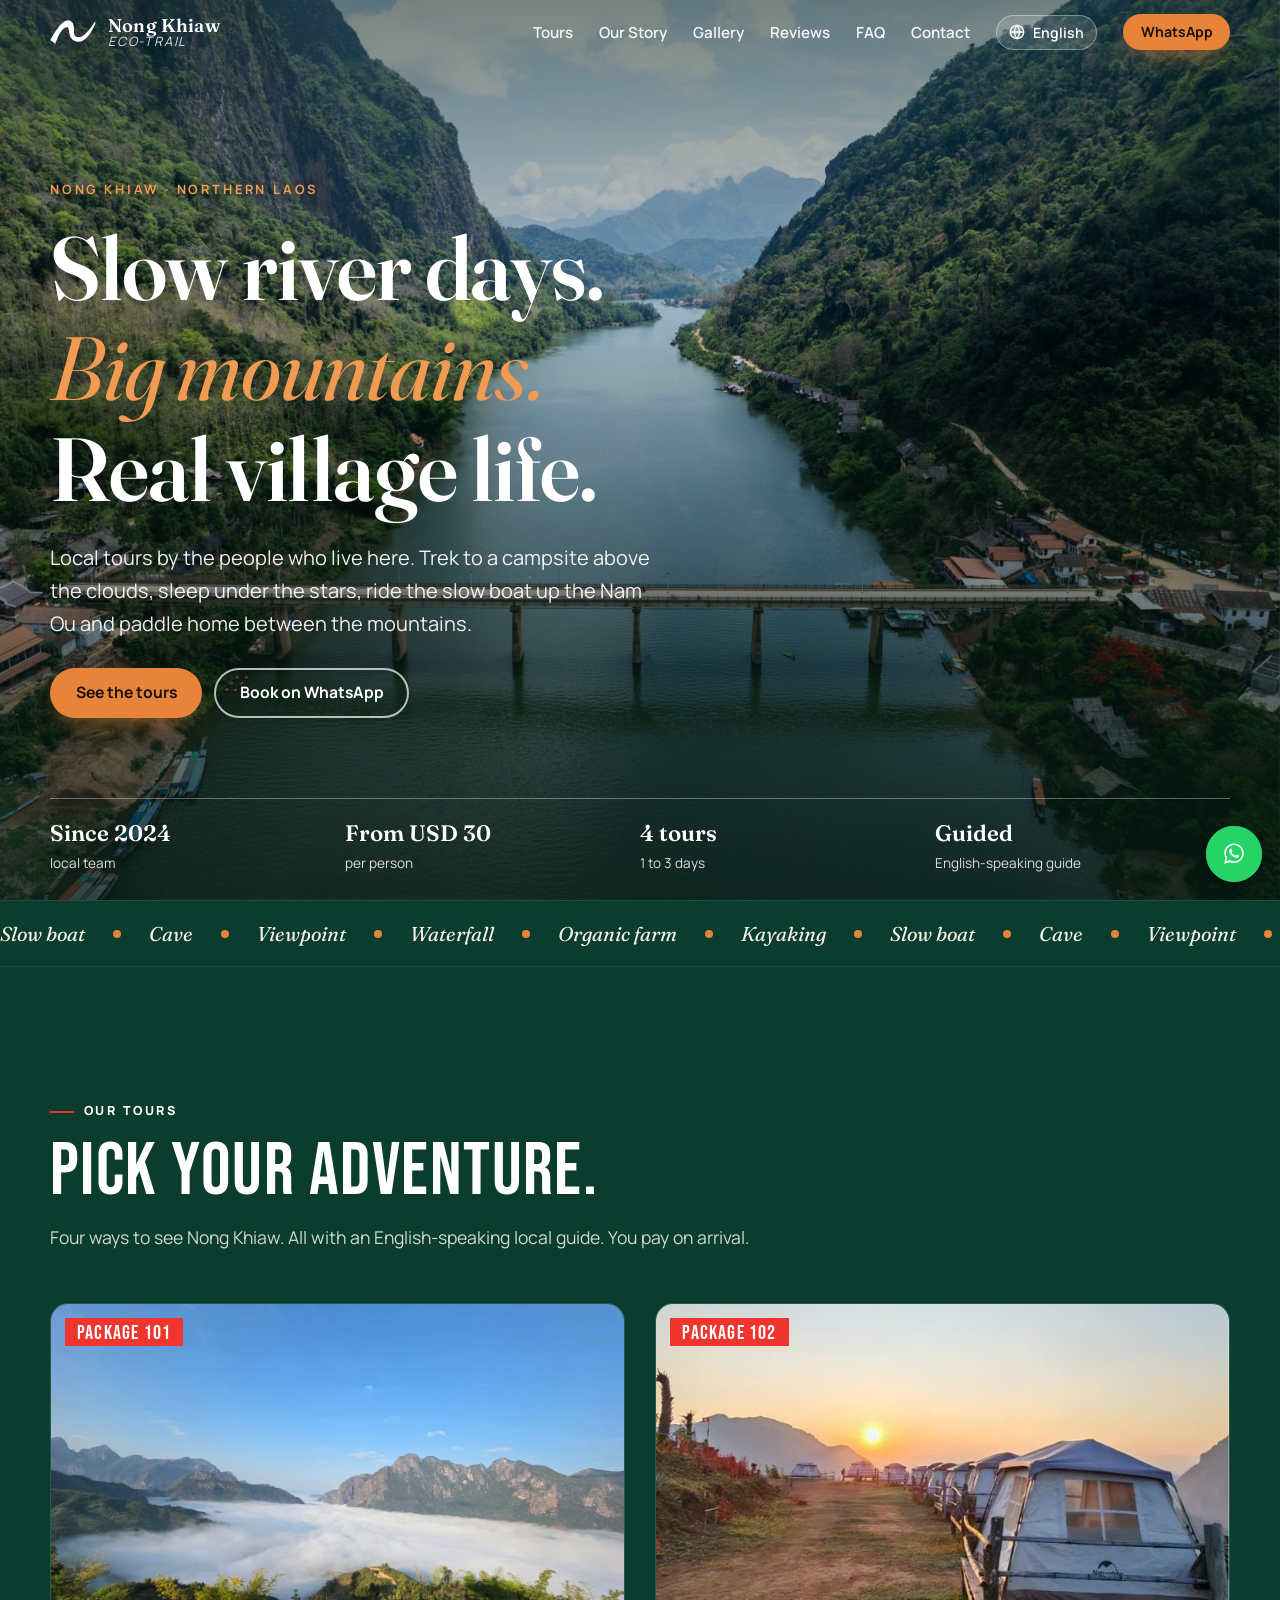
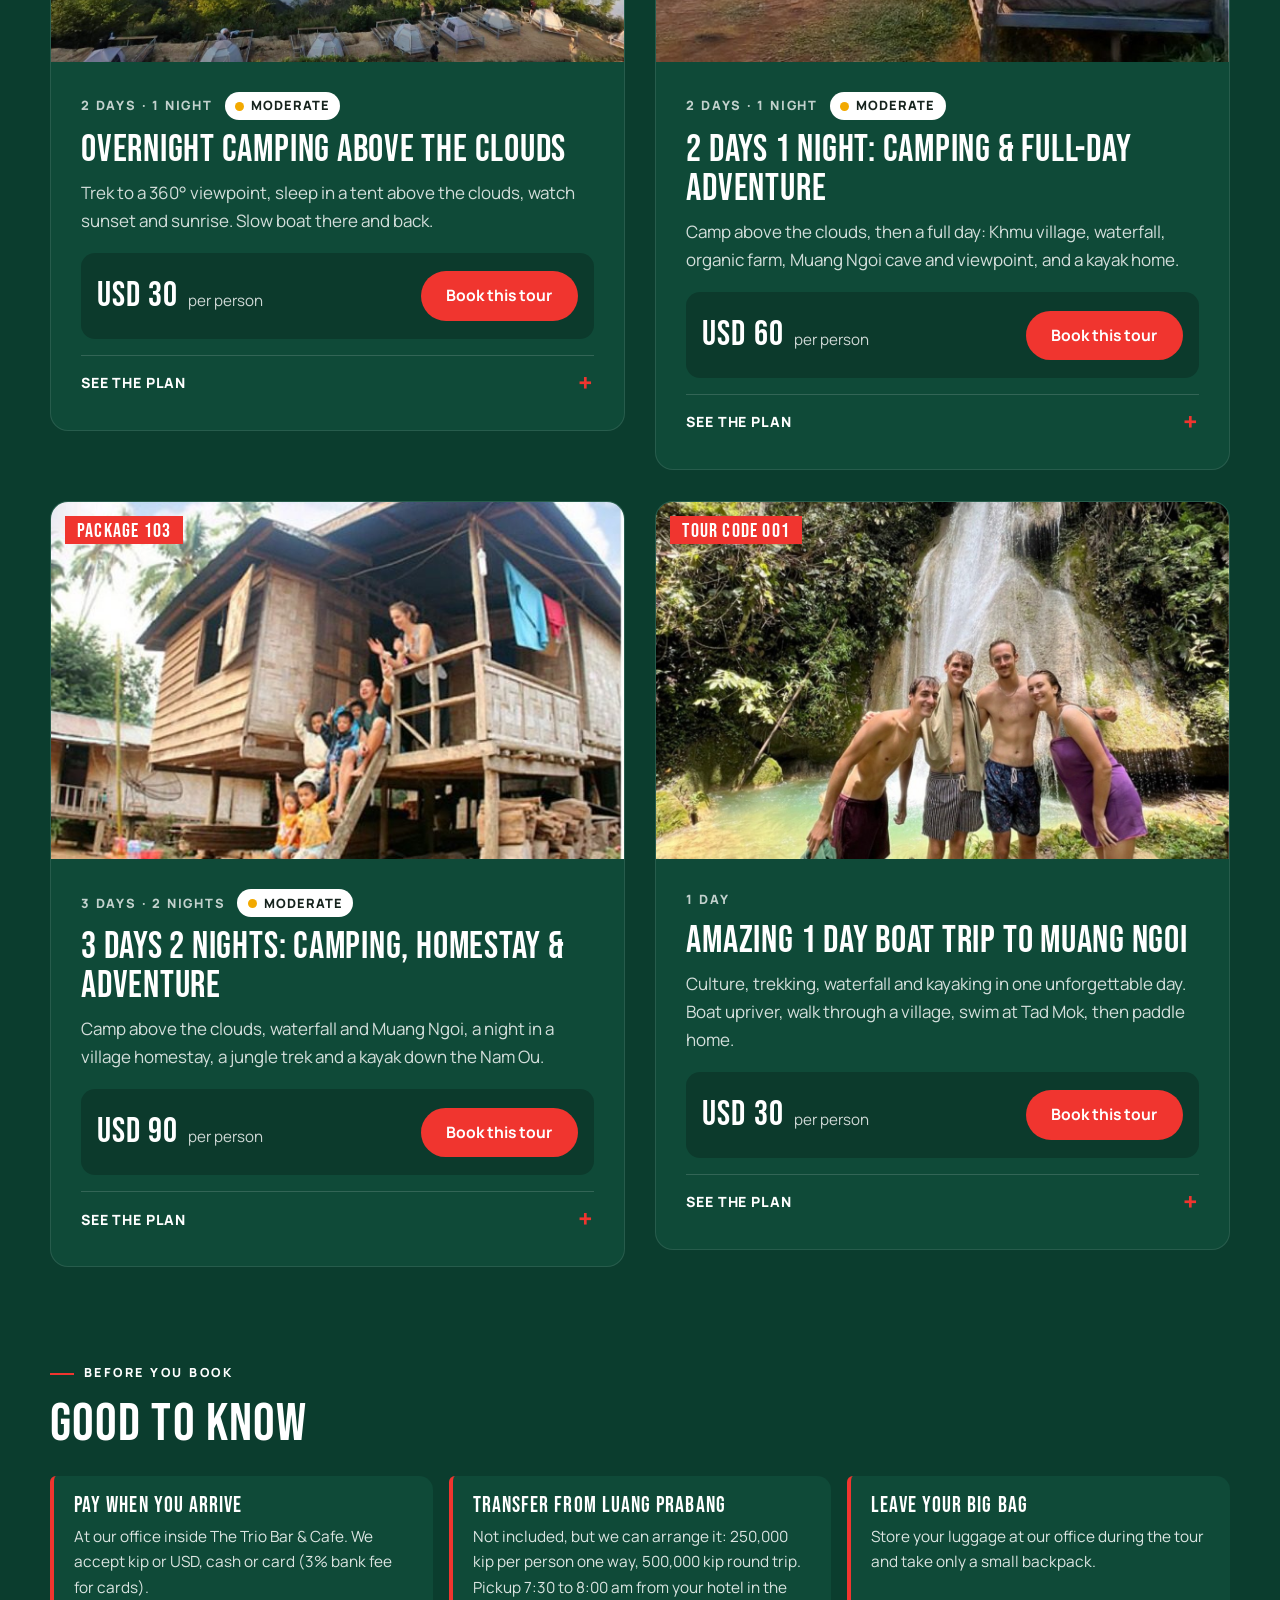
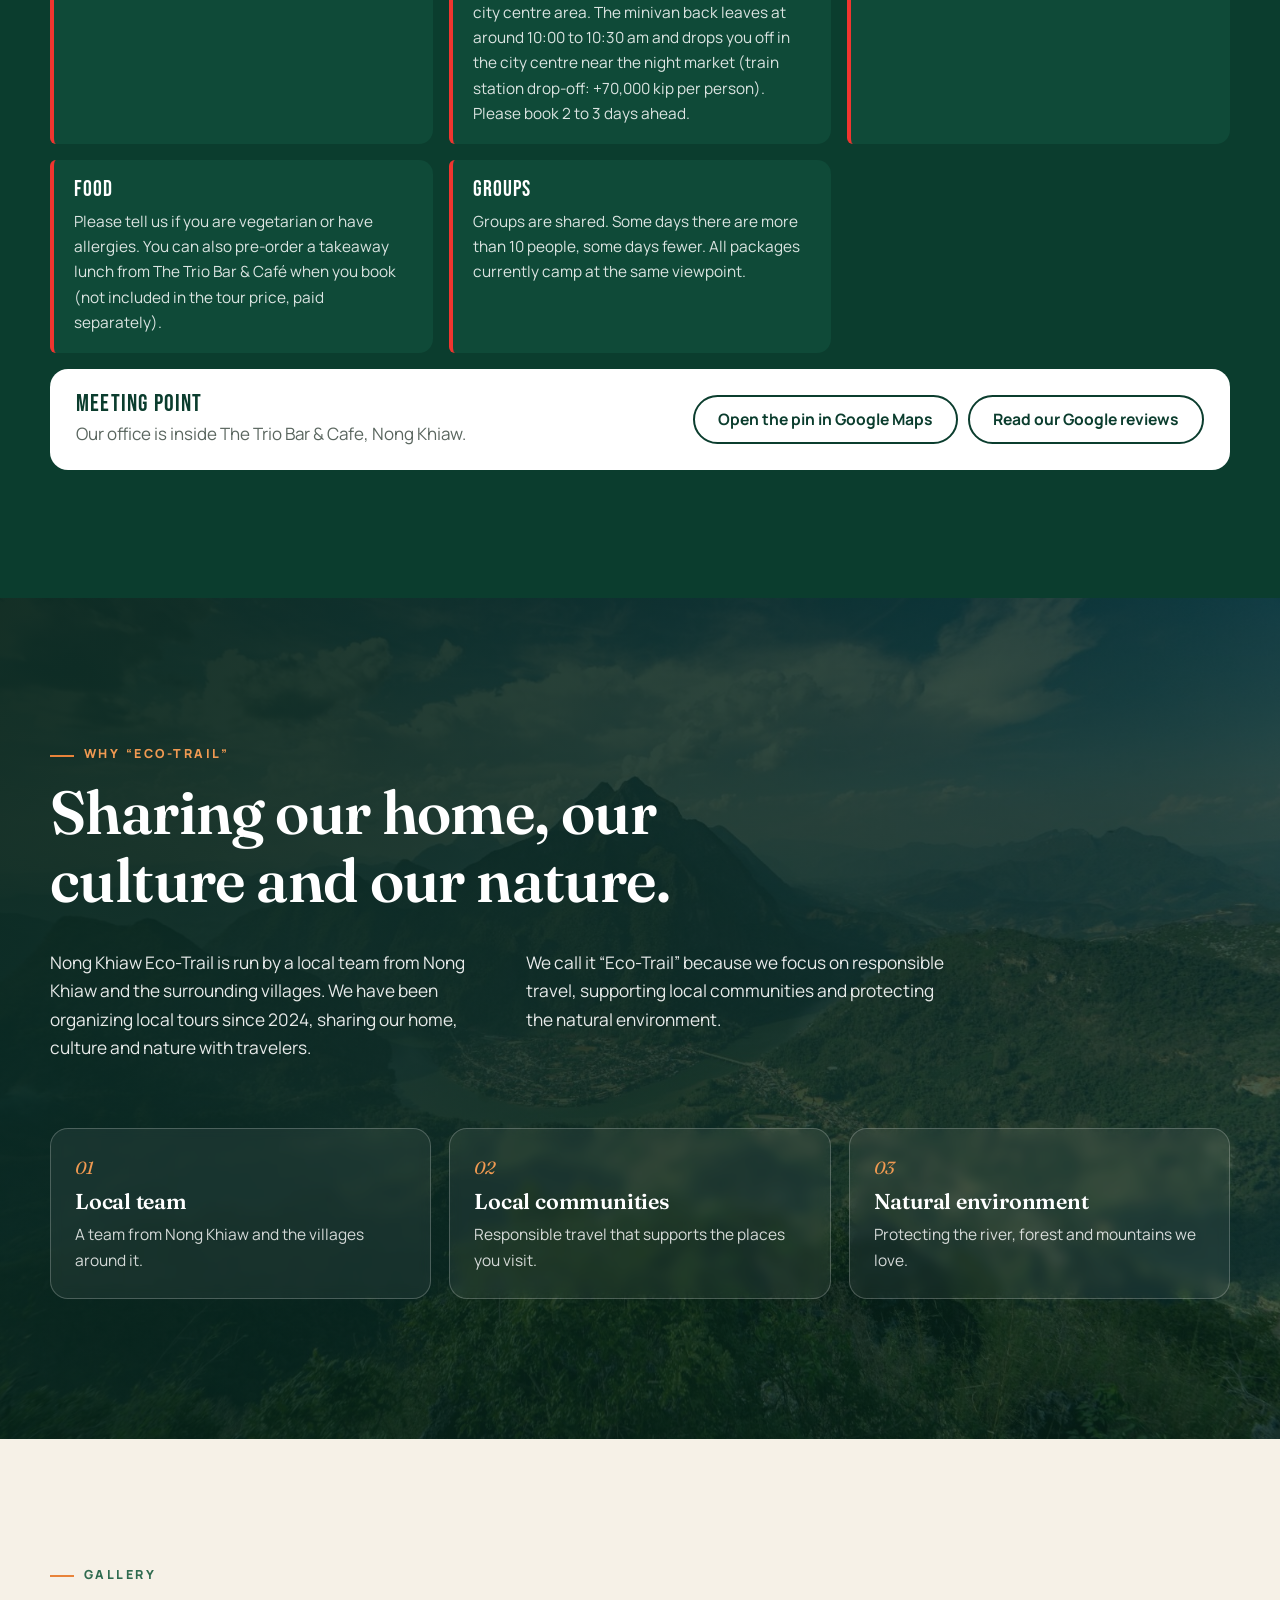
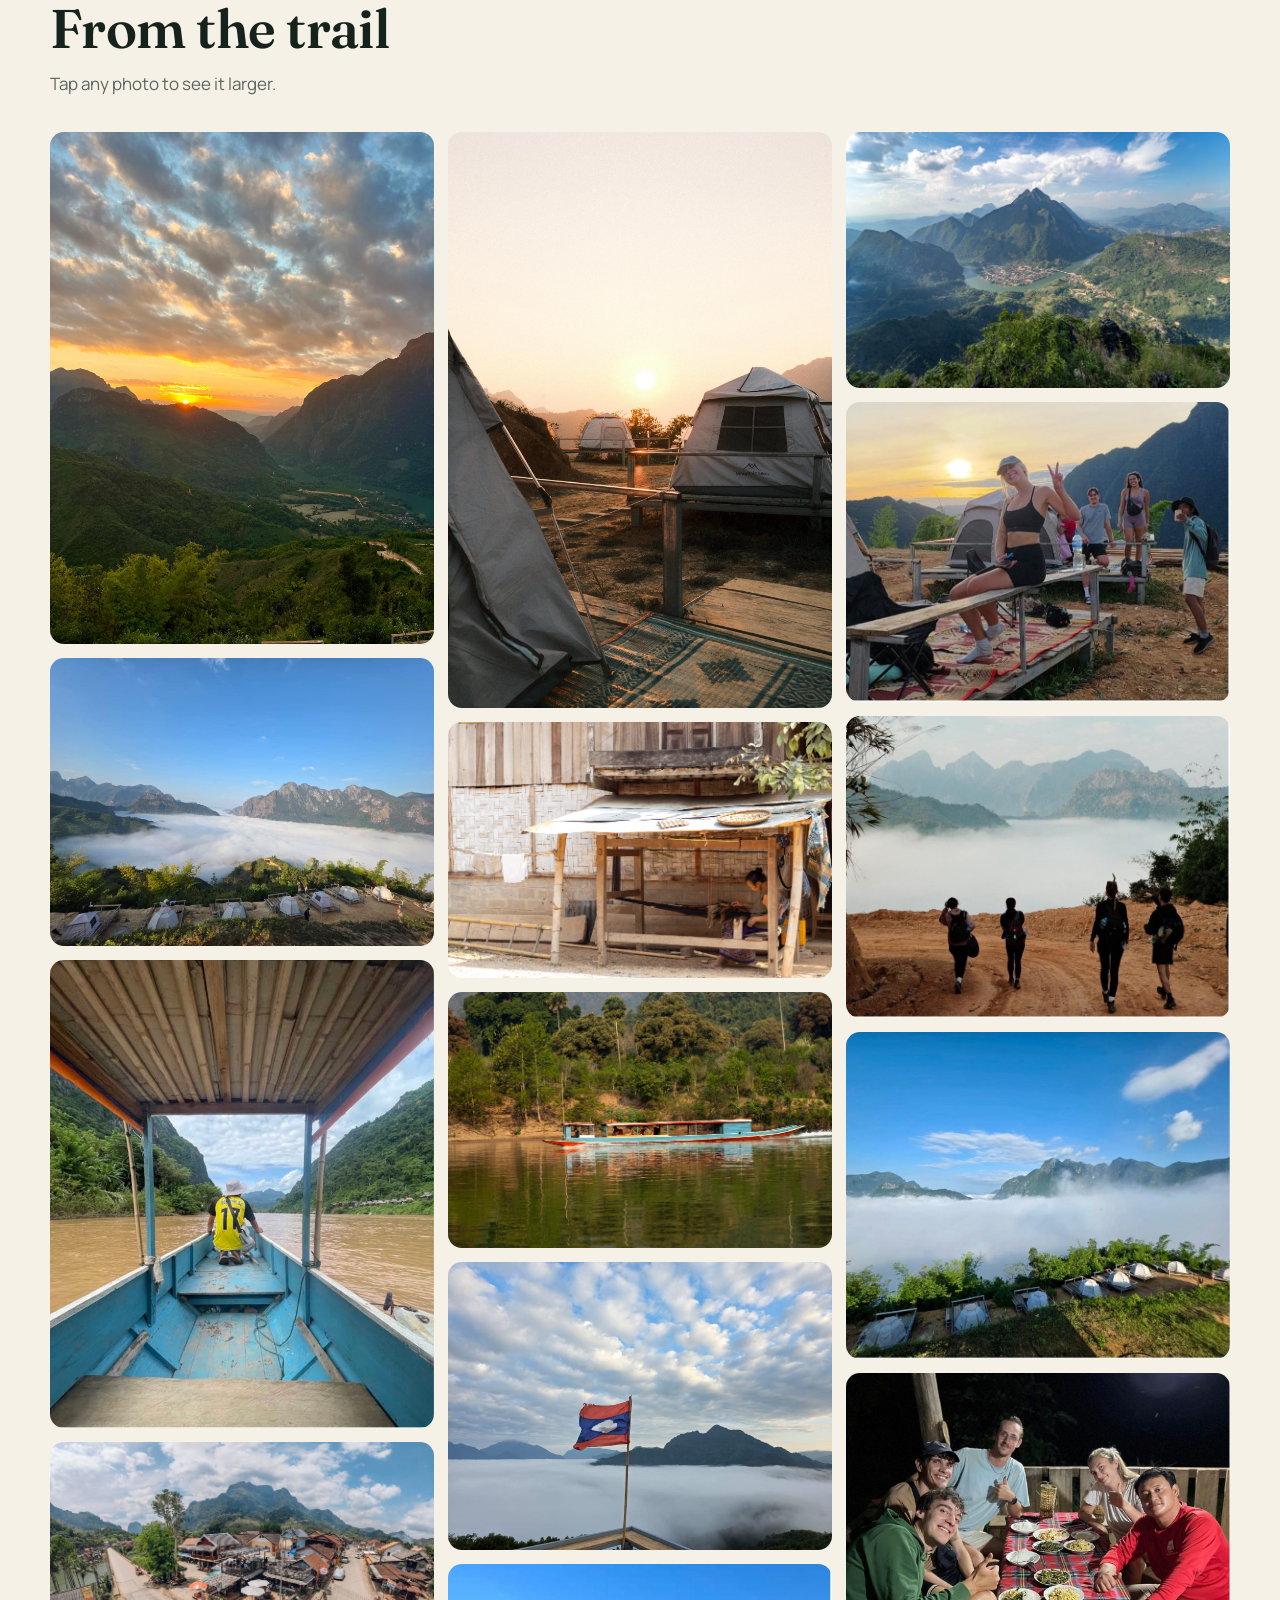
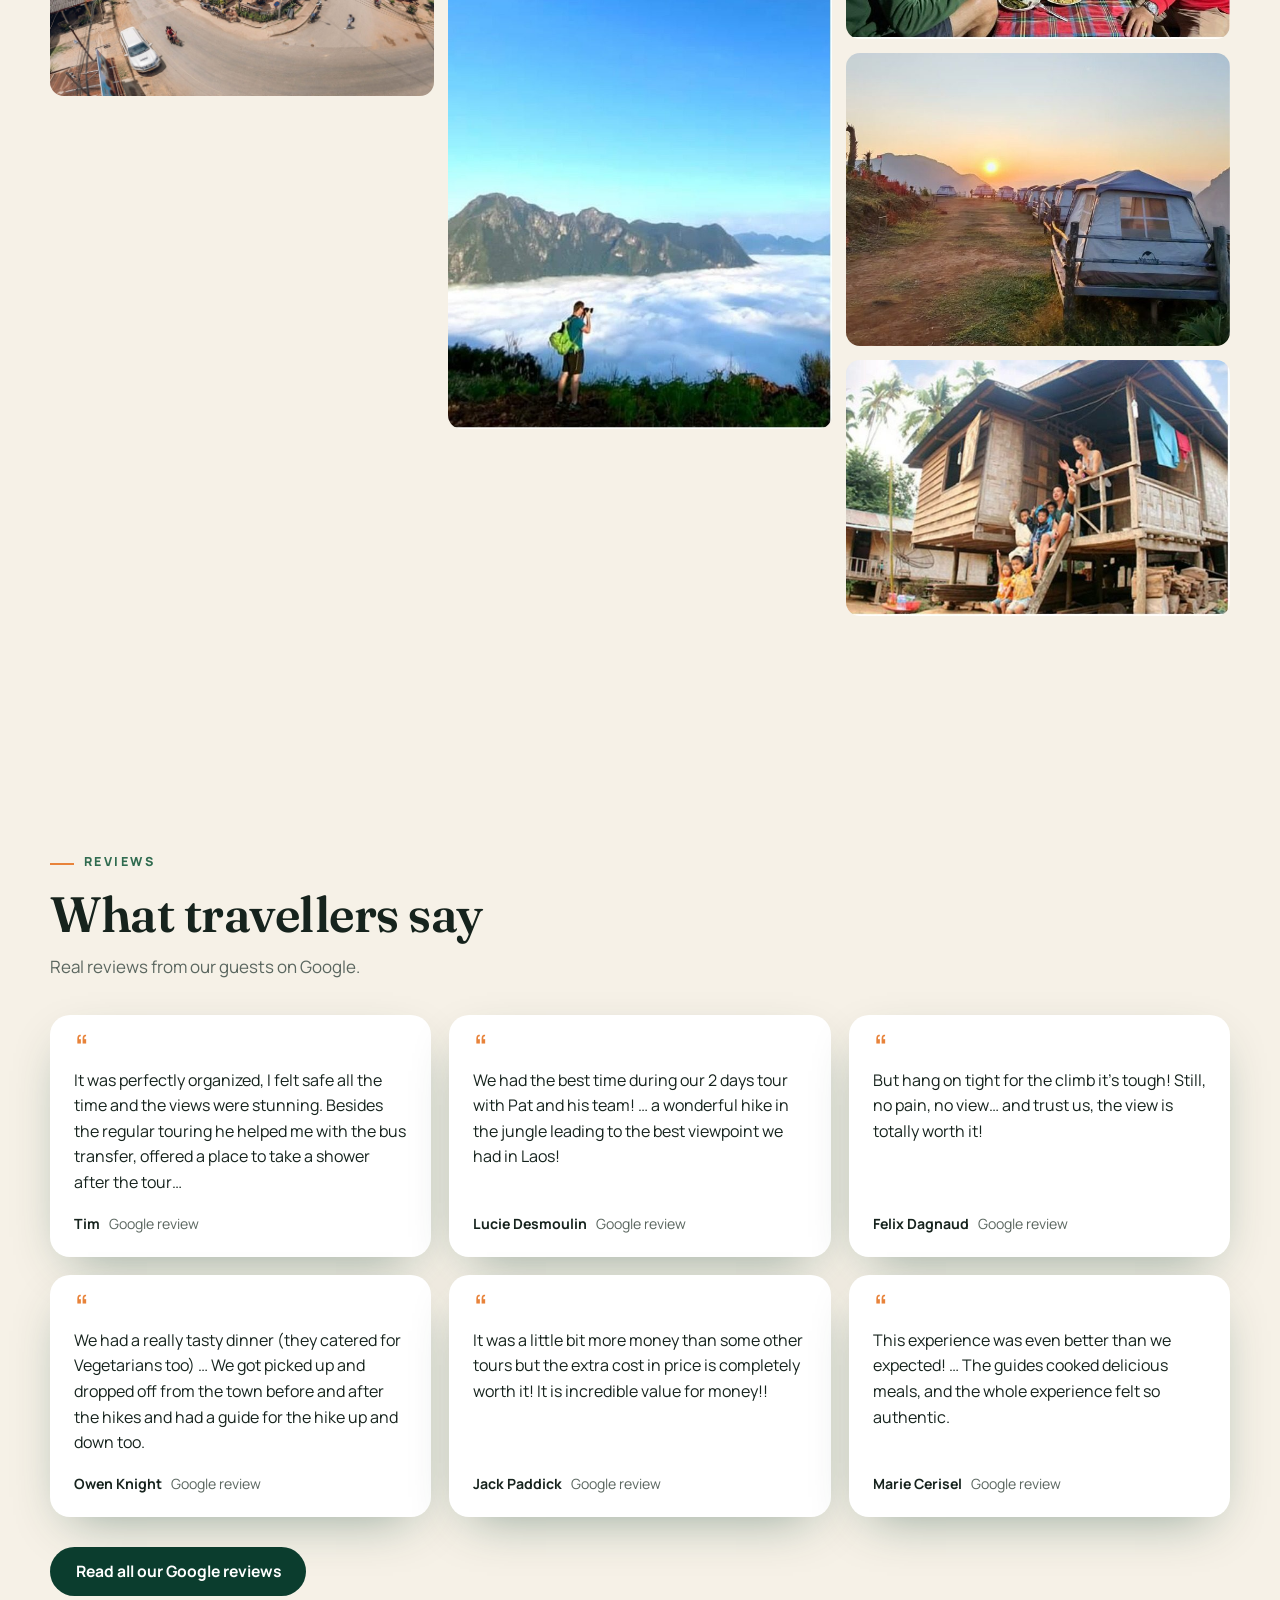
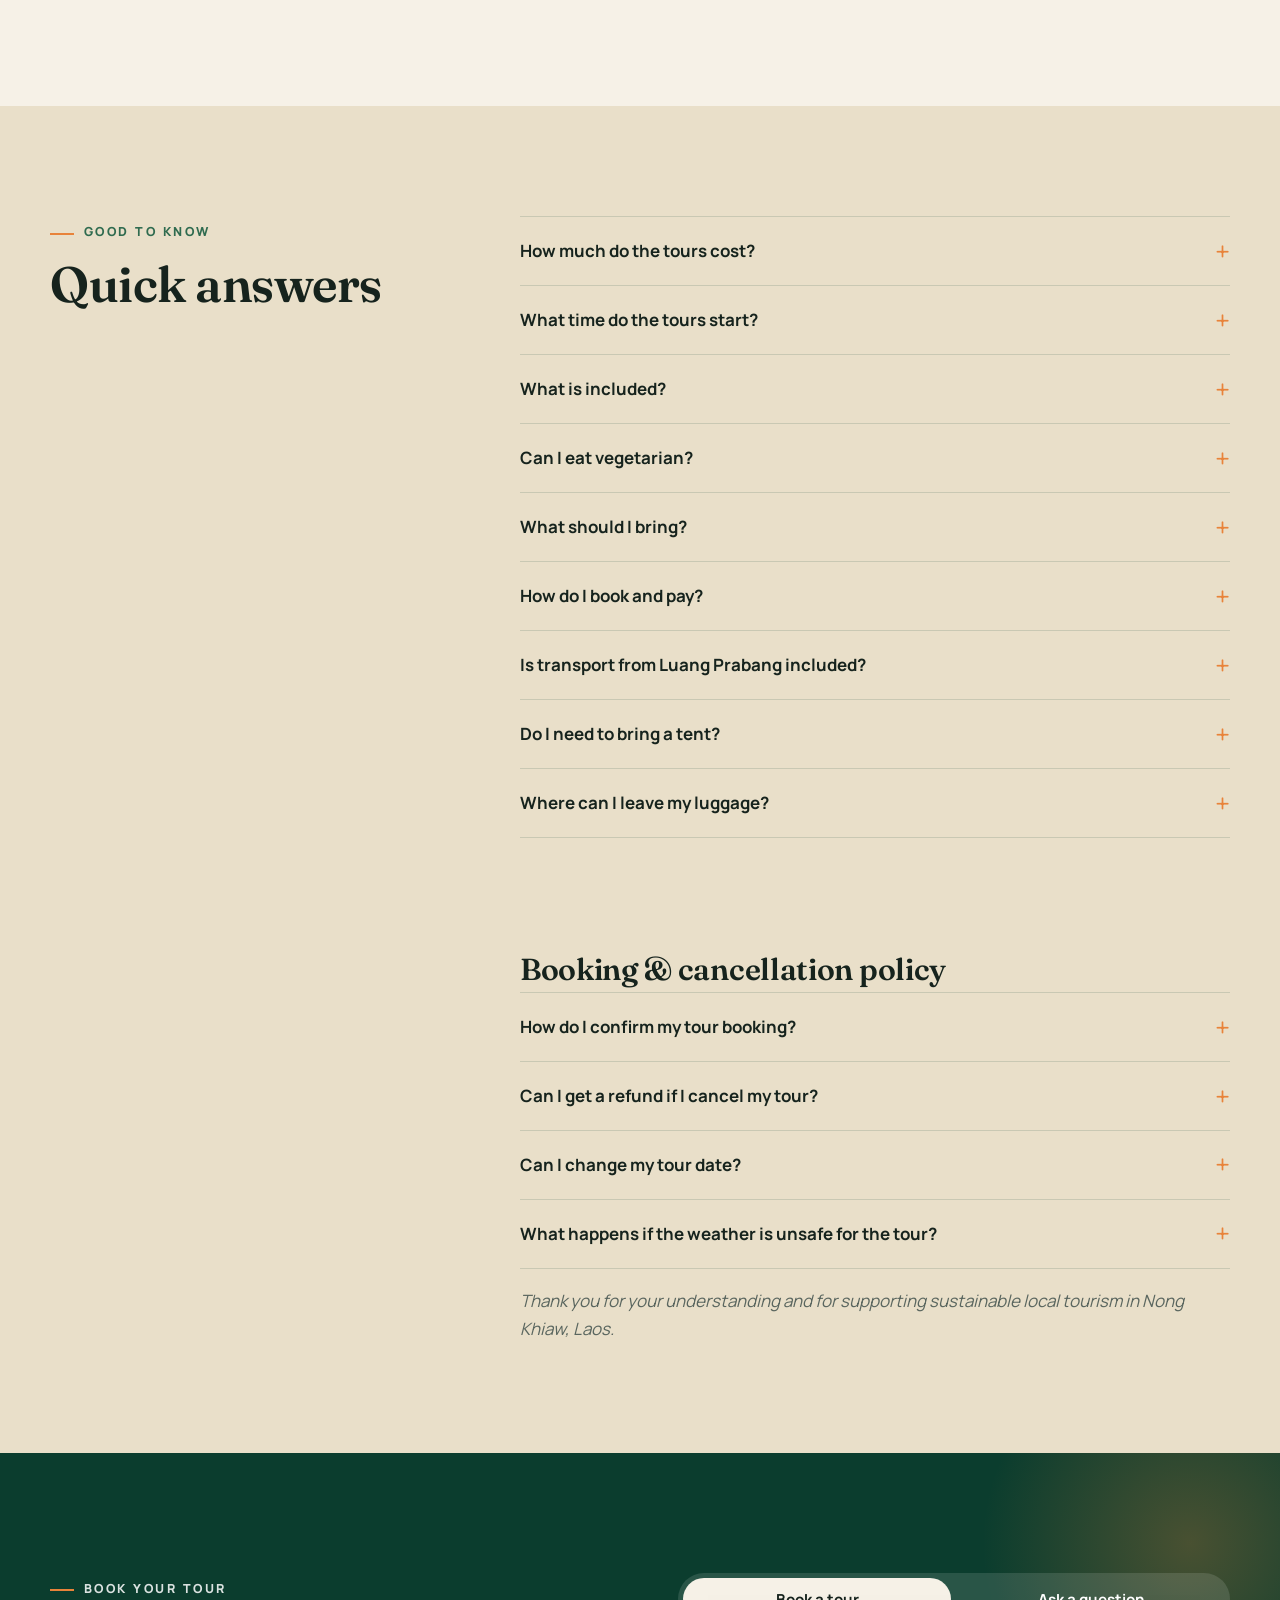
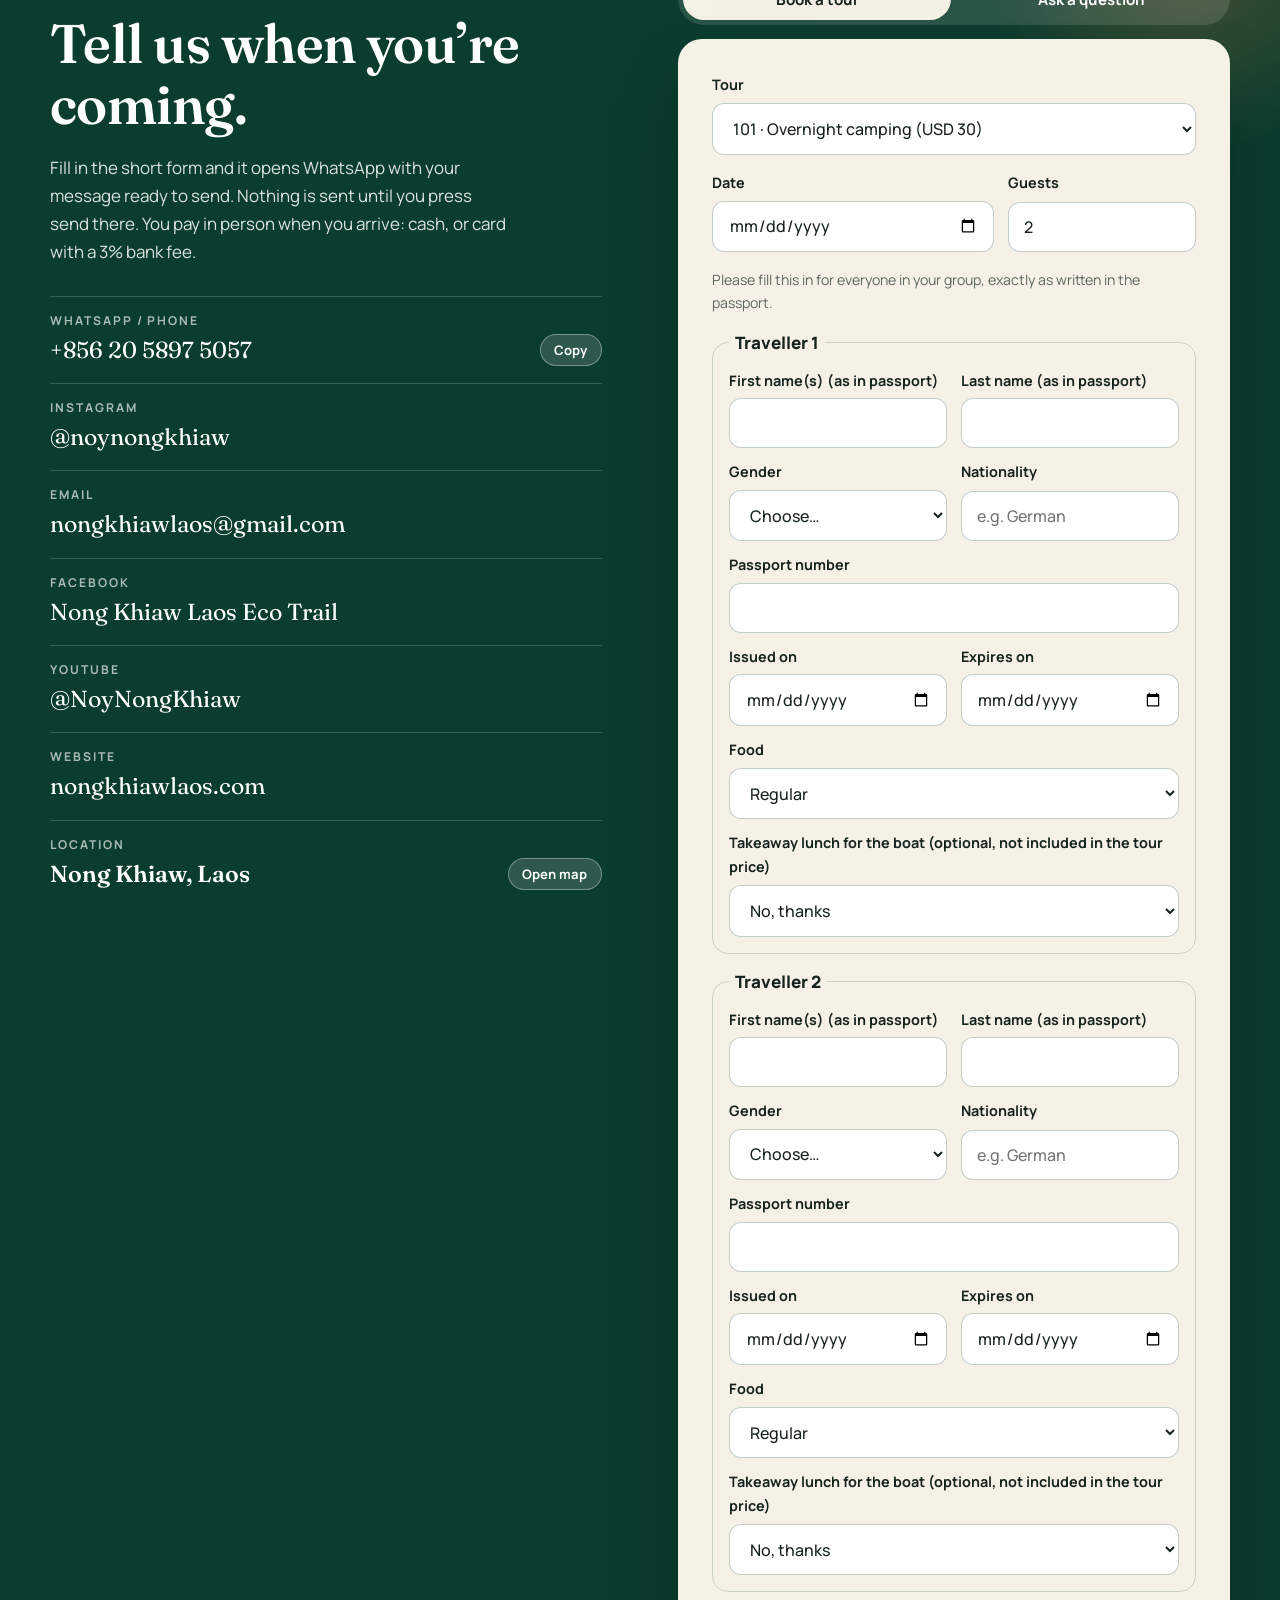
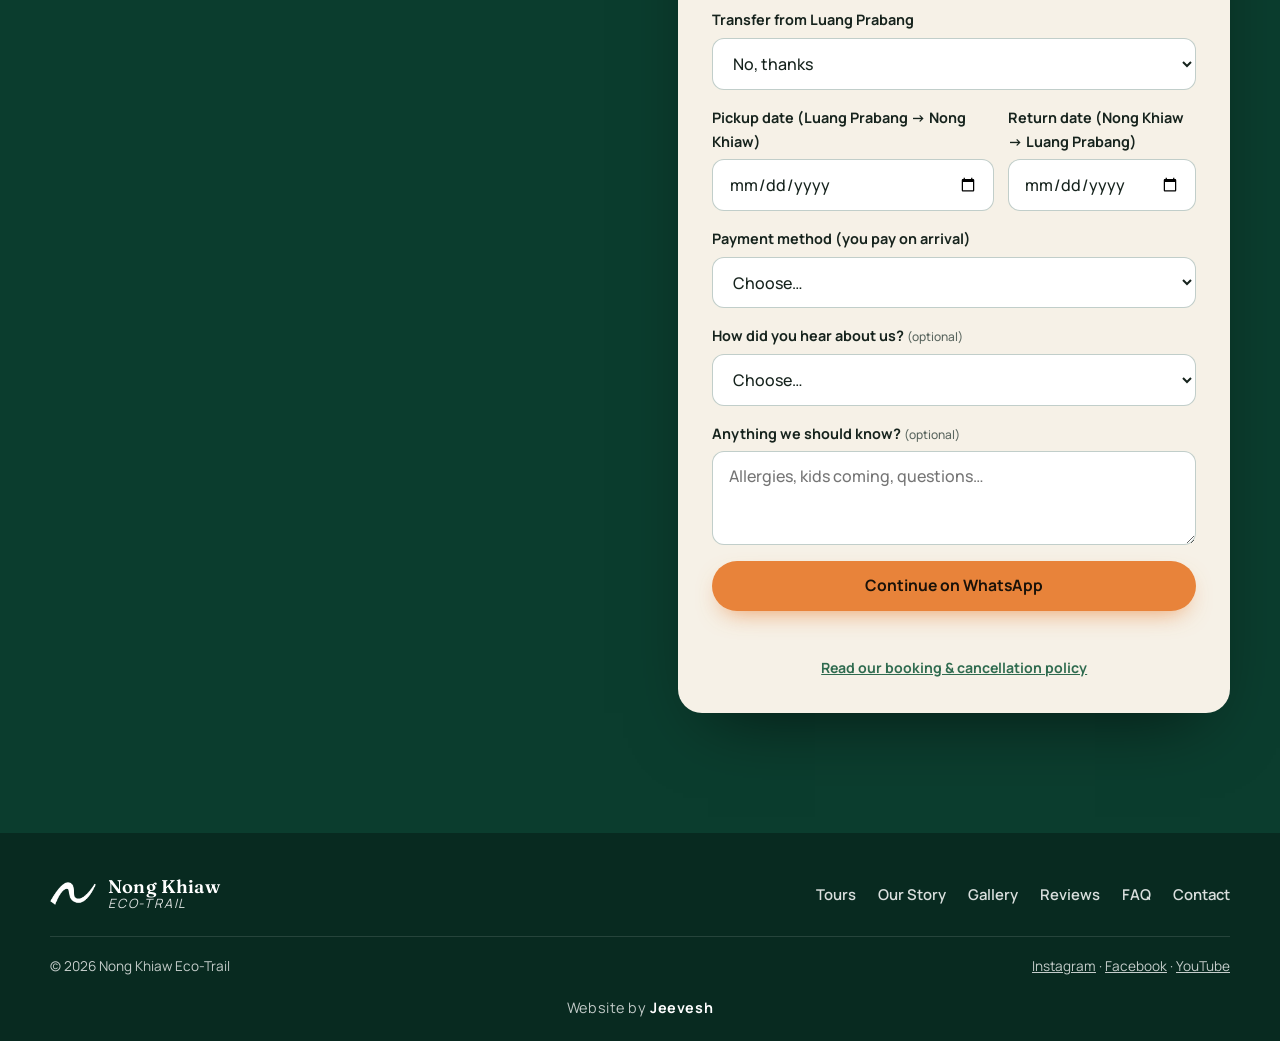
<file: index.html>
<!doctype html>
<html lang="en" class="no-js">
<head>
<meta charset="utf-8">
<meta name="viewport" content="width=device-width, initial-scale=1">
<title>Nong Khiaw Eco-Trail | Camping above the clouds &amp; tours, Nong Khiaw, Laos</title>
<meta name="description" content="Overnight camping above the clouds, 2-day and 3-day treks, homestay, kayaking and a 1-day boat trip from Nong Khiaw, Laos. Locally run since 2024. Pay on arrival. Book on WhatsApp.">
<meta name="theme-color" content="#0b3d2e">
<link rel="icon" href="favicon.png" type="image/png">
<link rel="apple-touch-icon" href="apple-touch-icon.png">
<meta property="og:type" content="website">
<meta property="og:title" content="Nong Khiaw Eco-Trail | Camping above the clouds &amp; tours, Nong Khiaw, Laos">
<meta property="og:description" content="Camp above the clouds, trek, slow boat and kayak. 1 to 3 day tours run by a local team since 2024.">
<link rel="canonical" href="https://nongkhiawlaos.com/">
<meta property="og:url" content="https://nongkhiawlaos.com/">
<meta property="og:image" content="https://nongkhiawlaos.com/images/og-cover.jpg">
<meta name="twitter:card" content="summary_large_image">
<script>document.documentElement.classList.remove('no-js');</script>
<link rel="preconnect" href="https://fonts.googleapis.com">
<link rel="preconnect" href="https://fonts.gstatic.com" crossorigin>
<link href="https://fonts.googleapis.com/css2?family=Fraunces:ital,opsz,wght@0,9..144,400;0,9..144,600;1,9..144,400&family=Bebas+Neue&family=Manrope:wght@400;500;600;700;800&family=Noto+Sans+Lao:wght@400;600;700&family=Noto+Sans+Thai:wght@400;600;700&display=swap" rel="stylesheet">
<link rel="stylesheet" href="css/style.css">
<script type="application/ld+json">
{
  "@context": "https://schema.org",
  "@type": "TouristAttraction",
  "name": "Nong Khiaw Eco-Trail",
  "url": "https://nongkhiawlaos.com/",
  "image": "https://nongkhiawlaos.com/images/og-cover.jpg",
  "description": "Locally run tours from Nong Khiaw, Laos: overnight camping above the clouds, 2 and 3 day treks with homestay, slow boat, waterfall and kayaking.",
  "telephone": "+856 20 5897 5057",
  "email": "nongkhiawlaos@gmail.com",
  "address": { "@type": "PostalAddress", "addressLocality": "Nong Khiaw", "addressCountry": "LA" },
  "sameAs": ["https://www.instagram.com/noynongkhiaw/", "https://www.facebook.com/profile.php?id=61571539602130", "https://www.youtube.com/@NoyNongKhiaw"]
}
</script>
</head>
<body>
<a class="skip" href="#main">Skip to content</a>

<header class="site-header" id="top">
  <div class="wrap bar">
    <a class="brand" href="#top" aria-label="Nong Khiaw Eco-Trail">
      <img class="brand-logo" src="images/logo-white.png" alt="" width="46" height="23">
      <span class="brand-text">Nong Khiaw <em>Eco-Trail</em></span>
    </a>
    <nav class="nav" id="nav" aria-label="Main">
      <a href="#tour" data-i18n="nav_tour">The Tour</a>
      <a href="#story" data-i18n="nav_story">Our Story</a>
      <a href="#gallery" data-i18n="nav_gallery">Gallery</a>
      <a href="#reviews" data-i18n="nav_reviews">Reviews</a>
      <a href="#faq" data-i18n="nav_faq">FAQ</a>
      <a href="#book" data-i18n="nav_contact">Contact</a>
      <div class="lang" id="lang">
        <button class="lang-btn" id="langBtn" type="button" aria-haspopup="listbox" aria-expanded="false" aria-label="Language">
          <svg viewBox="0 0 24 24" fill="none" stroke="currentColor" stroke-width="2" stroke-linecap="round" stroke-linejoin="round" aria-hidden="true"><circle cx="12" cy="12" r="10"/><path d="M2 12h20M12 2a15 15 0 0 1 0 20M12 2a15 15 0 0 0 0 20"/></svg>
          <span id="langLabel">English</span>
        </button>
        <ul class="lang-menu" id="langMenu" role="listbox" aria-label="Language"></ul>
      </div>
      <a class="btn btn-sun btn-sm" href="https://wa.me/8562058975057?text=Hi%21%20I%27d%20like%20to%20know%20more%20about%20your%20tours." target="_blank" rel="noopener">WhatsApp</a>
    </nav>
    <button class="burger" id="burger" type="button" aria-label="Menu" aria-expanded="false" aria-controls="nav"><span></span><span></span></button>
  </div>
</header>

<main id="main">

<!-- HERO -->
<section class="hero">
  <img class="hero-img" src="images/bridge-aerial.jpg" alt="The Nam Ou river and bridge at Nong Khiaw, seen from above, between steep green mountains" fetchpriority="high">
  <div class="hero-shade"></div>
  <div class="wrap hero-inner">
    <p class="kicker" data-i18n="kicker">Nong Khiaw &middot; Northern Laos</p>
    <h1 data-i18n-html="h1">Slow river days.<br><em>Big mountains.</em><br>Real village life.</h1>
    <p class="lead" data-i18n="lead">Local tours from the people who live here. Float up the Nam Ou, walk to a waterfall, paddle home through the mountains.</p>
    <div class="hero-cta">
      <a class="btn btn-sun" href="#tour" data-i18n="cta_see">See the tours</a>
      <a class="btn btn-ghost" href="https://wa.me/8562058975057?text=Hi%21%20I%27d%20like%20to%20book%20a%20tour%20with%20you." target="_blank" rel="noopener" data-i18n="cta_book">Book on WhatsApp</a>
    </div>
  </div>
  <ul class="hero-facts wrap" aria-label="Quick facts">
    <li><strong data-i18n="f1s">Since 2024</strong><span data-i18n="f1l">local team</span></li>
    <li><strong data-i18n="f2s">From USD 30</strong><span data-i18n="f2l">per person</span></li>
    <li><strong data-i18n="f3s">4 tours</strong><span data-i18n="f3l">1 to 3 days</span></li>
    <li><strong data-i18n="f4s">Guided</strong><span data-i18n="f4l">English-speaking guide</span></li>
  </ul>
</section>

<!-- TICKER -->
<div class="ticker" aria-hidden="true">
  <div class="ticker-track">
    <span data-i18n="w_boat">Slow boat</span><i></i><span data-i18n="w_cave">Cave</span><i></i><span data-i18n="w_view">Viewpoint</span><i></i><span data-i18n="w_fall">Waterfall</span><i></i><span data-i18n="w_farm">Organic farm</span><i></i><span data-i18n="w_kayak">Kayaking</span><i></i>
    <span data-i18n="w_boat">Slow boat</span><i></i><span data-i18n="w_cave">Cave</span><i></i><span data-i18n="w_view">Viewpoint</span><i></i><span data-i18n="w_fall">Waterfall</span><i></i><span data-i18n="w_farm">Organic farm</span><i></i><span data-i18n="w_kayak">Kayaking</span><i></i>
  </div>
</div>

<!-- TOUR -->
<section class="tour" id="tour">
  <div class="wrap">
    <header class="tours-head">
      <p class="tag reveal" data-i18n="tours_tag">Our tours</p>
      <h2 class="reveal" data-i18n="tours_h">Pick your adventure.</h2>
      <p class="tours-sub reveal" data-i18n="tours_sub">Four ways to see Nong Khiaw.</p>
    </header>
    <div class="tgrid">
    <article class="tcard reveal" id="t101">
      <div class="tcard-img"><img src="images/camp-sea-of-clouds.jpg" alt="Tents above a sea of clouds at sunrise" loading="lazy"><span class="chip"><span data-i18n="pkg">Package</span> 101</span></div>
      <div class="tcard-body">
        <p class="tmeta"><span data-i18n="dur_1n">1n</span><span class="lvl lvl-mod" data-i18n="lvl_mod">Moderate</span></p>
        <h3 data-i18n="p101_t">title</h3>
        <p class="tsum" data-i18n="p101_s">sum</p>
        <div class="price">
          <div><span class="price-num" data-price="101">USD 30</span><span class="price-per" data-i18n="per_person">per person</span></div>
          <a class="btn btn-sun" href="#booking-form" data-tour="101" data-i18n="book_this">Book this tour</a>
        </div>
        <details class="plan">
          <summary data-i18n="see_plan">See the plan</summary>
<div class="day"><span class="daychip" data-i18n="d1l">Day</span><p data-i18n="camp_d1">text</p></div><div class="day"><span class="daychip" data-i18n="d2l">Day</span><p data-i18n="p101_d2">text</p></div>          <div class="lists">
            <div class="list"><h4 data-i18n="inc_h">Included</h4><p data-i18n="inc_camp">x</p><p data-i18n="inc_101">x</p></div>
            <div class="list"><h4 data-i18n="bring_h">What to bring</h4><p data-i18n="br_camp">x</p><p class="rainnote" data-i18n="br_rain">x</p></div>
          </div><p class="pnote" data-i18n="inf3p">Store your luggage at our office during the tour.</p>
        </details>
      </div>
    </article>
    <article class="tcard reveal" id="t102">
      <div class="tcard-img"><img src="images/sunset-tents.jpg" alt="Tents on the ridge at sunset" loading="lazy"><span class="chip"><span data-i18n="pkg">Package</span> 102</span></div>
      <div class="tcard-body">
        <p class="tmeta"><span data-i18n="dur_1n">1n</span><span class="lvl lvl-mod" data-i18n="lvl_mod">Moderate</span></p>
        <h3 data-i18n="p102_t">title</h3>
        <p class="tsum" data-i18n="p102_s">sum</p>
        <div class="price">
          <div><span class="price-num" data-price="102">USD 60</span><span class="price-per" data-i18n="per_person">per person</span></div>
          <a class="btn btn-sun" href="#booking-form" data-tour="102" data-i18n="book_this">Book this tour</a>
        </div>
        <details class="plan">
          <summary data-i18n="see_plan">See the plan</summary>
<div class="day"><span class="daychip" data-i18n="d1l">Day</span><p data-i18n="camp_d1">text</p></div><div class="day"><span class="daychip" data-i18n="d2l">Day</span><p data-i18n="p102_d2">text</p></div><p class="pnote" data-i18n="p102_note">x</p>          <div class="lists">
            <div class="list"><h4 data-i18n="inc_h">Included</h4><p data-i18n="inc_camp2">x</p><p data-i18n="inc_102">x</p></div>
            <div class="list"><h4 data-i18n="bring_h">What to bring</h4><p data-i18n="br_102">x</p><p class="rainnote" data-i18n="br_rain">x</p></div>
          </div><p class="pnote" data-i18n="opt_massage">Optional massage.</p><p class="pnote" data-i18n="inf3p">Store your luggage at our office during the tour.</p>
        </details>
      </div>
    </article>
    <article class="tcard reveal" id="t103">
      <div class="tcard-img"><img src="images/village-house.jpg" alt="A village house near Nong Khiaw" loading="lazy"><span class="chip"><span data-i18n="pkg">Package</span> 103</span></div>
      <div class="tcard-body">
        <p class="tmeta"><span data-i18n="dur_2n">2n</span><span class="lvl lvl-mod" data-i18n="lvl_mod">Moderate</span></p>
        <h3 data-i18n="p103_t">title</h3>
        <p class="tsum" data-i18n="p103_s">sum</p>
        <div class="price">
          <div><span class="price-num" data-price="103">USD 90</span><span class="price-per" data-i18n="per_person">per person</span></div>
          <a class="btn btn-sun" href="#booking-form" data-tour="103" data-i18n="book_this">Book this tour</a>
        </div>
        <details class="plan">
          <summary data-i18n="see_plan">See the plan</summary>
<div class="day"><span class="daychip" data-i18n="d1l">Day</span><p data-i18n="camp_d1">text</p></div><div class="day"><span class="daychip" data-i18n="d2l">Day</span><p data-i18n="p103_d2">text</p></div><div class="day"><span class="daychip" data-i18n="d3l">Day</span><p data-i18n="p103_d3">text</p></div>          <div class="lists">
            <div class="list"><h4 data-i18n="inc_h">Included</h4><p data-i18n="inc_103">x</p></div>
            <div class="list"><h4 data-i18n="bring_h">What to bring</h4><p data-i18n="br_103">x</p><p class="rainnote" data-i18n="br_rain">x</p></div>
          </div><p class="pnote" data-i18n="opt_massage">Optional massage.</p><p class="pnote" data-i18n="inf3p">Store your luggage at our office during the tour.</p>
        </details>
      </div>
    </article>
    <article class="tcard reveal" id="t001">
      <div class="tcard-img"><img src="images/tad-mok-waterfall.jpg" alt="Travellers at Tad Mok waterfall" loading="lazy"><span class="chip" data-i18n="code_day">Tour code 001</span></div>
      <div class="tcard-body">
        <p class="tmeta"><span data-i18n="dur_1d">1d</span></p>
        <h3 data-i18n-html="t_title">title</h3>
        <p class="tsum" data-i18n="t_sum">sum</p>
        <div class="price">
          <div><span class="price-num" data-price="001">USD 30</span><span class="price-per" data-i18n="per_person">per person</span></div>
          <a class="btn btn-sun" href="#booking-form" data-tour="001" data-i18n="book_this">Book this tour</a>
        </div>
        <details class="plan">
          <summary data-i18n="see_plan">See the plan</summary>
<ol class="trail"><li><time data-i18n="time1">t</time><h5 data-i18n="s1t">t</h5><p data-i18n="s1p">p</p></li><li><time data-i18n="time2">t</time><h5 data-i18n="s2t">t</h5><p data-i18n="s2p">p</p></li><li><time data-i18n="time3">t</time><h5 data-i18n="s3t">t</h5><p data-i18n="s3p">p</p></li><li><time data-i18n="time4">t</time><h5 data-i18n="s4t">t</h5><p data-i18n="s4p">p</p></li><li><time data-i18n="time5">t</time><h5 data-i18n="s5t">t</h5><p data-i18n="s5p">p</p></li><li><time data-i18n="time6">t</time><h5 data-i18n="s6t">t</h5><p data-i18n="s6p">p</p></li><li><time data-i18n="time7">t</time><h5 data-i18n="s7t">t</h5><p data-i18n="s7p">p</p></li></ol>          <div class="lists">
            <div class="list"><h4 data-i18n="inc_h">Included</h4><ul><li data-i18n="inc1">a</li><li data-i18n="inc2">b</li><li data-i18n="inc3">c</li><li data-i18n="inc4">d</li></ul></div>
            <div class="list"><h4 data-i18n="bring_h">What to bring</h4><ul><li data-i18n="br1">a</li><li data-i18n="br2">b</li><li data-i18n="br3">c</li><li data-i18n="br4">d</li><li data-i18n="br5">e</li><li data-i18n="br_rain">f</li></ul></div>
          </div>
        </details>
      </div>
    </article>
    </div>

    <div class="info" id="info">
      <div class="info-head">
        <p class="tag reveal" data-i18n="info_tag">Before you book</p>
        <h2 class="reveal" data-i18n="info_h">Good to know</h2>
      </div>
      <ul class="info-list"><li class="reveal"><h4 data-i18n="inf1h">h</h4><p data-i18n="inf1p">p</p></li><li class="reveal"><h4 data-i18n="inf2h">h</h4><p data-i18n="inf2p">p</p></li><li class="reveal"><h4 data-i18n="inf3h">h</h4><p data-i18n="inf3p">p</p></li><li class="reveal"><h4 data-i18n="inf4h">h</h4><p data-i18n="inf4p">p</p></li><li class="reveal"><h4 data-i18n="inf5h">h</h4><p data-i18n="inf5p">p</p></li></ul>
      <div class="office reveal">
        <div>
          <h4 data-i18n="office_h">Meeting point</h4>
          <p data-i18n="office_p">Our office is inside The Trio Bar &amp; Cafe, Nong Khiaw.</p>
        </div>
        <div class="office-links">
          <a class="btn btn-ghost" href="https://maps.app.goo.gl/4onhcHpjxjDnTqvj6" target="_blank" rel="noopener" data-i18n="office_map">Open the pin in Google Maps</a>
          <a class="btn btn-ghost" href="https://maps.app.goo.gl/GKx2G52TMqxoz4YeA" target="_blank" rel="noopener" data-i18n="review_link">Read our Google reviews</a>
        </div>
      </div>
    </div>
  </div>
</section>

<!-- STORY -->
<section class="story" id="story">
  <img class="story-bg" src="images/mountain-panorama.jpg" alt="" loading="lazy">
  <div class="story-shade"></div>
  <div class="wrap story-inner">
    <p class="tag tag-light reveal" data-i18n="story_tag">Why &ldquo;Eco-Trail&rdquo;</p>
    <h2 class="reveal" data-i18n="story_h">Sharing our home, our culture and our nature.</h2>
    <div class="story-cols">
      <p class="reveal" data-i18n="story_p1">Nong Khiaw Eco-Trail is run by a local team from Nong Khiaw and the surrounding villages. We have been organizing local tours since 2024, sharing our home, culture and nature with travelers.</p>
      <p class="reveal" data-i18n="story_p2">We call it &ldquo;Eco-Trail&rdquo; because we focus on responsible travel, supporting local communities and protecting the natural environment.</p>
    </div>
    <ul class="pillars">
      <li class="reveal"><span class="pillar-n">01</span><h3 data-i18n="pil1h">Local team</h3><p data-i18n="pil1p">A team from Nong Khiaw and the villages around it.</p></li>
      <li class="reveal"><span class="pillar-n">02</span><h3 data-i18n="pil2h">Local communities</h3><p data-i18n="pil2p">Responsible travel that supports the places you visit.</p></li>
      <li class="reveal"><span class="pillar-n">03</span><h3 data-i18n="pil3h">Natural environment</h3><p data-i18n="pil3p">Protecting the river, forest and mountains we love.</p></li>
    </ul>
  </div>
</section>

<!-- GALLERY -->
<section class="gallery" id="gallery">
  <div class="wrap">
    <p class="tag reveal" data-i18n="gal_tag">Gallery</p>
    <h2 class="reveal" data-i18n="gal_h">From the trail</h2>
    <p class="gal-sub reveal" data-i18n="gal_sub">Tap any photo to see it larger.</p>
    <div class="masonry" id="masonry">
      <button type="button" class="g" data-full="images/sunset-valley.jpg"><img src="images/sunset-valley.jpg" alt="Sunset glowing over a green valley near Nong Khiaw" loading="lazy"></button>
      <button type="button" class="g" data-full="images/camp-sea-of-clouds.jpg"><img src="images/camp-sea-of-clouds.jpg" alt="Tents above a sea of clouds at sunrise" loading="lazy"></button>
      <button type="button" class="g" data-full="images/boat-view.jpg"><img src="images/boat-view.jpg" alt="View from inside a wooden boat on the brown Nam Ou river" loading="lazy"></button>
      <button type="button" class="g" data-full="images/nong-khiaw-aerial.jpg"><img src="images/nong-khiaw-aerial.jpg" alt="Aerial view of Nong Khiaw town and its main road" loading="lazy"></button>
      <button type="button" class="g" data-full="images/sunset-tent.jpg"><img src="images/sunset-tent.jpg" alt="Sun setting behind a camping tent" loading="lazy"></button>
      <button type="button" class="g" data-full="images/weaving.jpg"><img src="images/weaving.jpg" alt="A villager weaving under a wooden house" loading="lazy"></button>
      <button type="button" class="g" data-full="images/river-boat.jpg"><img src="images/river-boat.jpg" alt="A blue long-tail boat on calm green water" loading="lazy"></button>
      <button type="button" class="g" data-full="images/lao-flag-clouds.jpg"><img src="images/lao-flag-clouds.jpg" alt="The Lao flag flying above the clouds" loading="lazy"></button>
      <button type="button" class="g" data-full="images/photographer-clouds.jpg"><img src="images/photographer-clouds.jpg" alt="A traveller photographing a sea of clouds" loading="lazy"></button>
      <button type="button" class="g" data-full="images/mountain-panorama.jpg"><img src="images/mountain-panorama.jpg" alt="Panorama of the mountains and the Nam Ou valley" loading="lazy"></button>
      <button type="button" class="g" data-full="images/sunset-camp-friends.jpg"><img src="images/sunset-camp-friends.jpg" alt="Friends relaxing at camp at golden hour" loading="lazy"></button>
      <button type="button" class="g" data-full="images/trail-walkers.jpg"><img src="images/trail-walkers.jpg" alt="Hikers walking a dirt trail toward misty mountains" loading="lazy"></button>
      <button type="button" class="g" data-full="images/camp-clouds-wide.jpg"><img src="images/camp-clouds-wide.jpg" alt="Wide view of camp tents above the clouds" loading="lazy"></button>
      <button type="button" class="g" data-full="images/night-dinner.jpg"><img src="images/night-dinner.jpg" alt="Guests and a guide sharing a Lao dinner at night" loading="lazy"></button>
      <button type="button" class="g" data-full="images/sunset-tents.jpg"><img src="images/sunset-tents.jpg" alt="A row of tents at sunset" loading="lazy"></button>
      <button type="button" class="g" data-full="images/village-house.jpg"><img src="images/village-house.jpg" alt="Smiling children and travellers on the steps of a village house" loading="lazy"></button>
    </div>
  </div>
</section>

<!-- FAQ -->
<!-- REVIEWS -->
<section class="reviews" id="reviews">
  <div class="wrap">
    <div class="rev-head">
      <p class="tag reveal" data-i18n="rev_tag">Reviews</p>
      <h2 class="reveal" data-i18n="rev_h">What travellers say</h2>
      <p class="reveal" data-i18n="rev_sub">Real reviews from our guests on Google.</p>
    </div>
    <div class="rev-grid">
      <figure class="rev reveal"><blockquote lang="en">It was perfectly organized, I felt safe all the time and the views were stunning. Besides the regular touring he helped me with the bus transfer, offered a place to take a shower after the tour…</blockquote><figcaption><strong>Tim</strong> <span data-i18n="rev_src">Google review</span></figcaption></figure>
      <figure class="rev reveal"><blockquote lang="en">We had the best time during our 2 days tour with Pat and his team! … a wonderful hike in the jungle leading to the best viewpoint we had in Laos!</blockquote><figcaption><strong>Lucie Desmoulin</strong> <span data-i18n="rev_src">Google review</span></figcaption></figure>
      <figure class="rev reveal"><blockquote lang="en">But hang on tight for the climb it’s tough! Still, no pain, no view… and trust us, the view is totally worth it!</blockquote><figcaption><strong>Felix Dagnaud</strong> <span data-i18n="rev_src">Google review</span></figcaption></figure>
      <figure class="rev reveal"><blockquote lang="en">We had a really tasty dinner (they catered for Vegetarians too) … We got picked up and dropped off from the town before and after the hikes and had a guide for the hike up and down too.</blockquote><figcaption><strong>Owen Knight</strong> <span data-i18n="rev_src">Google review</span></figcaption></figure>
      <figure class="rev reveal"><blockquote lang="en">It was a little bit more money than some other tours but the extra cost in price is completely worth it! It is incredible value for money!!</blockquote><figcaption><strong>Jack Paddick</strong> <span data-i18n="rev_src">Google review</span></figcaption></figure>
      <figure class="rev reveal"><blockquote lang="en">This experience was even better than we expected! … The guides cooked delicious meals, and the whole experience felt so authentic.</blockquote><figcaption><strong>Marie Cerisel</strong> <span data-i18n="rev_src">Google review</span></figcaption></figure>
    </div>
    <a class="btn btn-forest reveal" href="https://maps.app.goo.gl/GKx2G52TMqxoz4YeA" target="_blank" rel="noopener" data-i18n="rev_more">Read all our Google reviews</a>
  </div>
</section>

<section class="faq" id="faq">
  <div class="wrap faq-grid">
    <div>
      <p class="tag reveal" data-i18n="faq_tag">Good to know</p>
      <h2 class="reveal" data-i18n="faq_h">Quick answers</h2>
    </div>
    <div class="faq-list reveal">
      <details><summary data-i18n="q1">How much do the tours cost?</summary><p data-i18n="a1">USD 30 per person.</p></details>
      <details><summary data-i18n="q2">What time does it start?</summary><p data-i18n="a2">The day starts at 8:30 am with a scenic boat ride upstream on the Nam Ou.</p></details>
      <details><summary data-i18n="q3">What is included?</summary><p data-i18n="a3">An English-speaking guide, entrance fee tickets to sightseeing, 2 bottles of drinking water and lunch.</p></details>
      <details><summary data-i18n="q4">Can I eat vegetarian?</summary><p data-i18n="a4">Yes, vegetarian options are available for the picnic lunch.</p></details>
      <details><summary data-i18n="q5">What should I bring?</summary><p data-i18n="a5">Mosquito repellent, comfortable shoes, sunscreen, sunglasses, a hat, toiletries, a swimming suit and a change of clothes.</p></details>
      <details><summary data-i18n="q6">How do I book?</summary><p data-i18n="a6">Message us on WhatsApp at +856 20 5897 5057, or use the form below and it will open WhatsApp for you.</p></details>
      <details><summary data-i18n="q7">Is transport from Luang Prabang included?</summary><p data-i18n="a7">No, but we can arrange it.</p></details>
      <details><summary data-i18n="q8">Do I need to bring a tent?</summary><p data-i18n="a8">No.</p></details>
      <details><summary data-i18n="q9">Where can I leave my luggage?</summary><p data-i18n="a9">At our office.</p></details>
    </div>
    <div class="policy reveal" id="policy">
      <h3 data-i18n="pol_h">Booking &amp; cancellation policy</h3>
      <div class="faq-list">
        <details><summary data-i18n="pq1">How do I confirm my tour booking?</summary><p data-i18n="pa1">Your tour is confirmed once we receive your booking details.</p></details>
        <details><summary data-i18n="pq2">Can I get a refund if I cancel my tour?</summary><p data-i18n="pa2">No refund applies for personal reasons.</p></details>
        <details><summary data-i18n="pq3">Can I change my tour date?</summary><p data-i18n="pa3">Yes, depending on availability.</p></details>
        <details><summary data-i18n="pq4">What happens if the weather is unsafe for the tour?</summary><p data-i18n="pa4">We will arrange an alternative date.</p></details>
      </div>
      <p class="policy-thanks" data-i18n="pol_thanks">Thank you for your understanding and for supporting sustainable local tourism in Nong Khiaw, Laos.</p>
    </div>
  </div>
</section>

<!-- BOOK -->
<section class="book" id="book">
  <div class="wrap book-grid">
    <div class="book-copy">
      <p class="tag tag-light reveal" data-i18n="book_tag">Book your tour</p>
      <h2 class="reveal" data-i18n="book_h">Tell us when you&rsquo;re coming.</h2>
      <p class="reveal" data-i18n="book_p">Fill in the short form and it opens WhatsApp with your message ready to send. Nothing is sent until you press send there.</p>
      <ul class="contact reveal">
        <li>
          <span data-i18n="c_wa">WhatsApp / phone</span>
          <div class="contact-row">
            <a href="https://wa.me/8562058975057" target="_blank" rel="noopener">+856 20 5897 5057</a>
            <button type="button" class="copy" id="copyBtn" data-i18n="copy">Copy</button>
          </div>
        </li>
        <li><span data-i18n="c_ig">Instagram</span><a href="https://www.instagram.com/noynongkhiaw/" target="_blank" rel="noopener">@noynongkhiaw</a></li>
        <li><span data-i18n="c_email">Email</span><a href="mailto:nongkhiawlaos@gmail.com">nongkhiawlaos@gmail.com</a></li>
        <li><span>Facebook</span><a href="https://www.facebook.com/profile.php?id=61571539602130" target="_blank" rel="noopener">Nong Khiaw Laos Eco Trail</a></li>
        <li><span>YouTube</span><a href="https://www.youtube.com/@NoyNongKhiaw" target="_blank" rel="noopener">@NoyNongKhiaw</a></li>
        <li><span data-i18n="c_web">Website</span><a href="https://nongkhiawlaos.com">nongkhiawlaos.com</a></li>
        <li>
          <span data-i18n="c_loc">Location</span>
          <div class="contact-row">
            <strong class="loc" data-i18n="loc_val">Nong Khiaw, Laos</strong>
            <a class="copy" href="https://www.google.com/maps/search/?api=1&amp;query=Nong+Khiaw+Laos" target="_blank" rel="noopener" data-i18n="map_open">Open map</a>
          </div>
        </li>
      </ul>
    </div>
    <div class="form-col reveal" id="booking-form">
    <div class="form-tabs" role="tablist">
      <button type="button" class="tab" role="tab" id="tabBook" aria-selected="true" aria-controls="bookForm" data-i18n="tab_book">Book a tour</button>
      <button type="button" class="tab" role="tab" id="tabAsk" aria-selected="false" aria-controls="askForm" data-i18n="tab_ask">Ask a question</button>
    </div>
    <form class="form" id="bookForm" novalidate>
      <label><span data-i18n="lbl_tour">Tour</span>
        <select id="fTour" name="tour">
          <option value="101" data-i18n="tour_101">101 · Overnight camping (USD 30)</option>
          <option value="102" data-i18n="tour_102">102 · 2 days 1 night (USD 60)</option>
          <option value="103" data-i18n="tour_103">103 · 3 days 2 nights (USD 90)</option>
          <option value="001" data-i18n="tour_001">001 · 1-day boat trip (USD 30)</option>
        </select>
      </label>
      <div class="row2">
        <label><span data-i18n="lbl_date">Date</span>
          <input type="date" id="fDate" name="date" required>
        </label>
        <label><span data-i18n="lbl_guests">Guests</span>
          <input type="number" id="fGuests" name="guests" min="1" max="30" value="2" required>
        </label>
      </div>
      <div class="travellers" id="travellers">
        <p class="trav-p" data-i18n="trav_p">Please fill this in for everyone in your group, exactly as written in the passport.</p>
      </div>
      <label><span data-i18n="lbl_transfer">Transfer from Luang Prabang</span>
        <select id="fTransfer" name="transfer"><option value="No" data-i18n="tr_none">No, thanks</option><option value="One way to Nong Khiaw" data-i18n="tr_one">One way to Nong Khiaw (250,000 kip)</option><option value="Round trip" data-i18n="tr_round">Round trip (500,000 kip)</option></select>
      </label>
      <div class="row2 tdates" id="transferDates" hidden>
        <label><span data-i18n="lbl_pickup_date">Pickup date (Luang Prabang → Nong Khiaw)</span>
          <input type="date" id="fPickup" name="pickup_date">
        </label>
        <label id="returnRow" hidden><span data-i18n="lbl_return_date">Return date (Nong Khiaw → Luang Prabang)</span>
          <input type="date" id="fReturn" name="return_date">
        </label>
      </div>
      <label class="check" id="trainRow" hidden><input type="checkbox" id="fTrain"><span data-i18n="lbl_train">Drop me at Luang Prabang train station on the way back (+{kipTrain} kip per person)</span></label>
      <div class="pickup" id="hotelRow" hidden>
        <label><span data-i18n="lbl_hotel">Accommodation in Luang Prabang</span>
          <input type="text" id="fHotel" name="hotel" data-i18n-ph="ph_hotel" placeholder="Name of your hotel or hostel">
        </label>
        <div class="map-field">
          <label for="fMap"><span data-i18n="lbl_map">Google Maps link of your accommodation</span></label>
          <div class="map-actions">
            <a class="btn btn-line btn-sm" id="findMap" href="https://www.google.com/maps/search/?api=1&amp;query=Luang+Prabang" target="_blank" rel="noopener" data-i18n="btn_findmap">Find on Google Maps</a>
            <button type="button" class="btn btn-line btn-sm" id="pasteMap" hidden data-i18n="btn_paste">Paste link</button>
          </div>
          <input type="url" id="fMap" name="map" inputmode="url" placeholder="https://maps.app.goo.gl/…">
          <small data-i18n="map_help">Open Google Maps, find your accommodation, tap Share › Copy link, then paste it here.</small>
          <a class="map-ok" id="mapOk" href="#" target="_blank" rel="noopener" hidden data-i18n="map_ok">✓ Check the pin on Google Maps</a>
        </div>
      </div>
      <label><span data-i18n="lbl_pay">Payment method (you pay on arrival)</span>
        <select id="fPay" name="payment" required><option value="" data-i18n="pay_sel">Choose…</option><option value="USD cash" data-i18n="pay_usd">USD cash</option><option value="Kip cash" data-i18n="pay_kip">Kip cash</option><option value="Card (USD only, 3% bank fee)" data-i18n="pay_card">Card (USD only, 3% bank fee)</option><option value="BCEL QR" data-i18n="pay_bcel">BCEL QR</option></select>
      </label>
      <label><span><span data-i18n="lbl_source">How did you hear about us?</span> <small data-i18n="opt">(optional)</small></span>
        <select id="fSource" name="source"><option value="" data-i18n="src_choose">Choose…</option><option value="Google" data-i18n="src_google">Google search</option><option value="Google Maps" data-i18n="src_maps">Google Maps</option><option value="Facebook">Facebook</option><option value="Instagram">Instagram</option><option value="TripAdvisor">TripAdvisor</option><option value="Hostel / hotel" data-i18n="src_hostel">My hostel or hotel</option><option value="Friend" data-i18n="src_friend">A friend</option><option value="Walk-in" data-i18n="src_walk">Walked past your office</option><option value="Other" data-i18n="src_other">Other</option></select>
      </label>
      <input type="text" name="website" class="hp" tabindex="-1" autocomplete="off" aria-hidden="true">
      <label><span><span data-i18n="lbl_note">Anything we should know?</span> <small data-i18n="opt">(optional)</small></span>
        <textarea id="fNote" name="note" rows="3" data-i18n-ph="ph_note" placeholder="Allergies, kids coming, questions&hellip;"></textarea>
      </label>
      <button class="btn btn-sun btn-block" type="submit" data-i18n="submit">Continue on WhatsApp</button>
      <p class="form-hint" id="formHint" role="status" aria-live="polite"></p>
      <p class="policy-link"><a href="#policy" data-i18n="pol_link">Read our booking &amp; cancellation policy</a></p>
    </form>
    <form class="form" id="askForm" novalidate hidden>
      <p class="trav-p" data-i18n="ask_p">Ask us anything. Your question opens in WhatsApp, and we usually reply the same day.</p>
      <label><span data-i18n="lbl_name">Your name</span>
        <input type="text" id="qName" name="name" autocomplete="name" required>
      </label>
      <label><span data-i18n="lbl_contact">WhatsApp number or email</span>
        <input type="text" id="qContact" name="contact" autocomplete="email" data-i18n-ph="ph_contact" placeholder="+49 … or you@email.com" required>
      </label>
      <label><span><span data-i18n="lbl_tour">Tour</span> <small data-i18n="opt">(optional)</small></span>
        <select id="qTour" name="tour">
          <option value="" data-i18n="tour_any">Not sure yet</option>
          <option value="101" data-i18n="tour_101">101 · Overnight camping (USD 30)</option>
          <option value="102" data-i18n="tour_102">102 · 2 days 1 night (USD 60)</option>
          <option value="103" data-i18n="tour_103">103 · 3 days 2 nights (USD 90)</option>
          <option value="001" data-i18n="tour_001">001 · 1-day boat trip (USD 30)</option>
        </select>
      </label>
      <label><span data-i18n="lbl_question">Your question</span>
        <textarea id="qText" name="question" rows="4" data-i18n-ph="ph_question" placeholder="Is it cold at night? Can we join on Friday?" required></textarea>
      </label>
      <label><span><span data-i18n="lbl_source">How did you hear about us?</span> <small data-i18n="opt">(optional)</small></span>
        <select id="qSource" name="source"><option value="" data-i18n="src_choose">Choose…</option><option value="Google" data-i18n="src_google">Google search</option><option value="Google Maps" data-i18n="src_maps">Google Maps</option><option value="Facebook">Facebook</option><option value="Instagram">Instagram</option><option value="TripAdvisor">TripAdvisor</option><option value="Hostel / hotel" data-i18n="src_hostel">My hostel or hotel</option><option value="Friend" data-i18n="src_friend">A friend</option><option value="Walk-in" data-i18n="src_walk">Walked past your office</option><option value="Other" data-i18n="src_other">Other</option></select>
      </label>
      <input type="text" name="website" class="hp" tabindex="-1" autocomplete="off" aria-hidden="true">
      <button class="btn btn-sun btn-block" type="submit" data-i18n="ask_submit">Send on WhatsApp</button>
      <p class="form-hint" id="askHint" role="status" aria-live="polite"></p>
    </form>
    </div>
  </div>
</section>

</main>

<footer class="site-footer">
  <div class="wrap foot">
    <a class="brand" href="#top" aria-label="Back to top">
      <img class="brand-logo" src="images/logo-white.png" alt="" width="46" height="23">
      <span class="brand-text">Nong Khiaw <em>Eco-Trail</em></span>
    </a>
    <nav aria-label="Footer">
      <a href="#tour" data-i18n="nav_tour">The Tour</a>
      <a href="#story" data-i18n="nav_story">Our Story</a>
      <a href="#gallery" data-i18n="nav_gallery">Gallery</a>
      <a href="#reviews" data-i18n="nav_reviews">Reviews</a>
      <a href="#faq" data-i18n="nav_faq">FAQ</a>
      <a href="#book" data-i18n="nav_contact">Contact</a>
    </nav>
  </div>
  <div class="wrap foot-bottom">
    <span>&copy; <span id="year">2026</span> Nong Khiaw Eco-Trail</span>
    <span class="social"><a href="https://www.instagram.com/noynongkhiaw/" target="_blank" rel="noopener">Instagram</a> · <a href="https://www.facebook.com/profile.php?id=61571539602130" target="_blank" rel="noopener">Facebook</a> · <a href="https://www.youtube.com/@NoyNongKhiaw" target="_blank" rel="noopener">YouTube</a></span>
  </div>
  <p class="wrap credit">Website by <strong>Jeevesh</strong></p>
</footer>

<button type="button" class="to-top" id="toTop" aria-label="Back to top">&uarr;</button>

<a class="wa-float" href="https://wa.me/8562058975057?text=Hi%21%20I%27d%20like%20to%20know%20more%20about%20your%20tours." target="_blank" rel="noopener" aria-label="Chat on WhatsApp">
  <svg viewBox="0 0 32 32" width="26" height="26" aria-hidden="true"><path fill="currentColor" d="M16.04 3C9.4 3 4.02 8.37 4.02 15c0 2.12.55 4.18 1.6 6L4 28l7.17-1.88A12 12 0 0 0 16.04 27C22.67 27 28 21.63 28 15S22.67 3 16.04 3Zm0 21.98c-1.8 0-3.56-.49-5.1-1.4l-.37-.22-4.25 1.11 1.14-4.14-.24-.38A9.94 9.94 0 0 1 6.07 15c0-5.5 4.47-9.97 9.97-9.97S26 9.5 26 15s-4.46 9.98-9.96 9.98Zm5.47-7.46c-.3-.15-1.77-.87-2.04-.97-.27-.1-.47-.15-.67.15-.2.3-.77.97-.94 1.17-.17.2-.35.22-.65.07-.3-.15-1.26-.46-2.4-1.48-.89-.79-1.49-1.77-1.66-2.07-.17-.3-.02-.46.13-.61.14-.13.3-.35.45-.52.15-.17.2-.3.3-.5.1-.2.05-.37-.03-.52-.07-.15-.67-1.61-.92-2.2-.24-.58-.49-.5-.67-.51h-.57c-.2 0-.52.07-.8.37-.27.3-1.04 1.02-1.04 2.48s1.07 2.88 1.22 3.08c.15.2 2.1 3.2 5.08 4.49.71.3 1.26.49 1.7.63.71.23 1.36.2 1.87.12.57-.08 1.77-.72 2.02-1.42.25-.7.25-1.3.17-1.42-.07-.12-.27-.2-.57-.35Z"/></svg>
</a>

<div class="lightbox" id="lightbox" hidden role="dialog" aria-modal="true" aria-label="Photo viewer">
  <button type="button" class="lb-close" id="lbClose" aria-label="Close">&times;</button>
  <button type="button" class="lb-nav lb-prev" id="lbPrev" aria-label="Previous photo">&#8249;</button>
  <img id="lbImg" alt="">
  <button type="button" class="lb-nav lb-next" id="lbNext" aria-label="Next photo">&#8250;</button>
</div>

<script src="js/i18n.js"></script>
<script src="js/i18n-tours.js"></script>
<script src="js/main.js"></script>
</body>
</html>
</file>
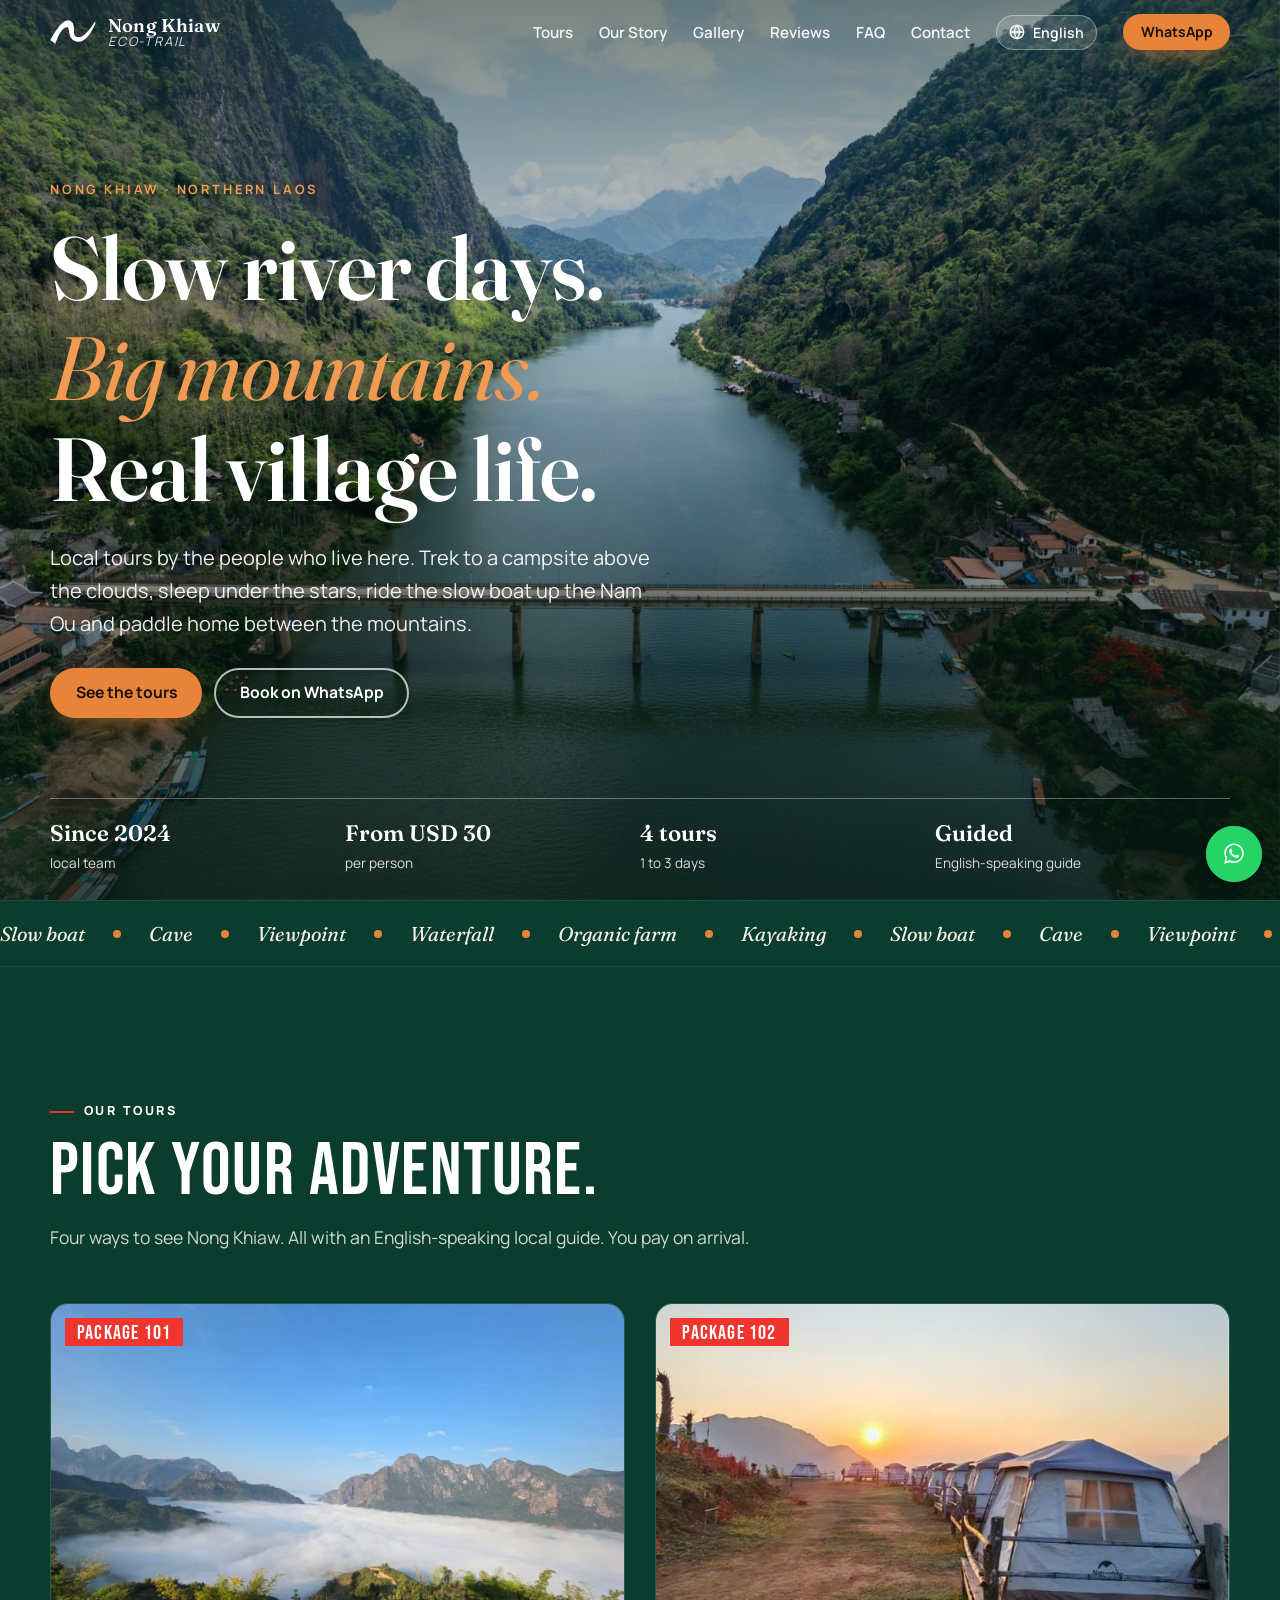
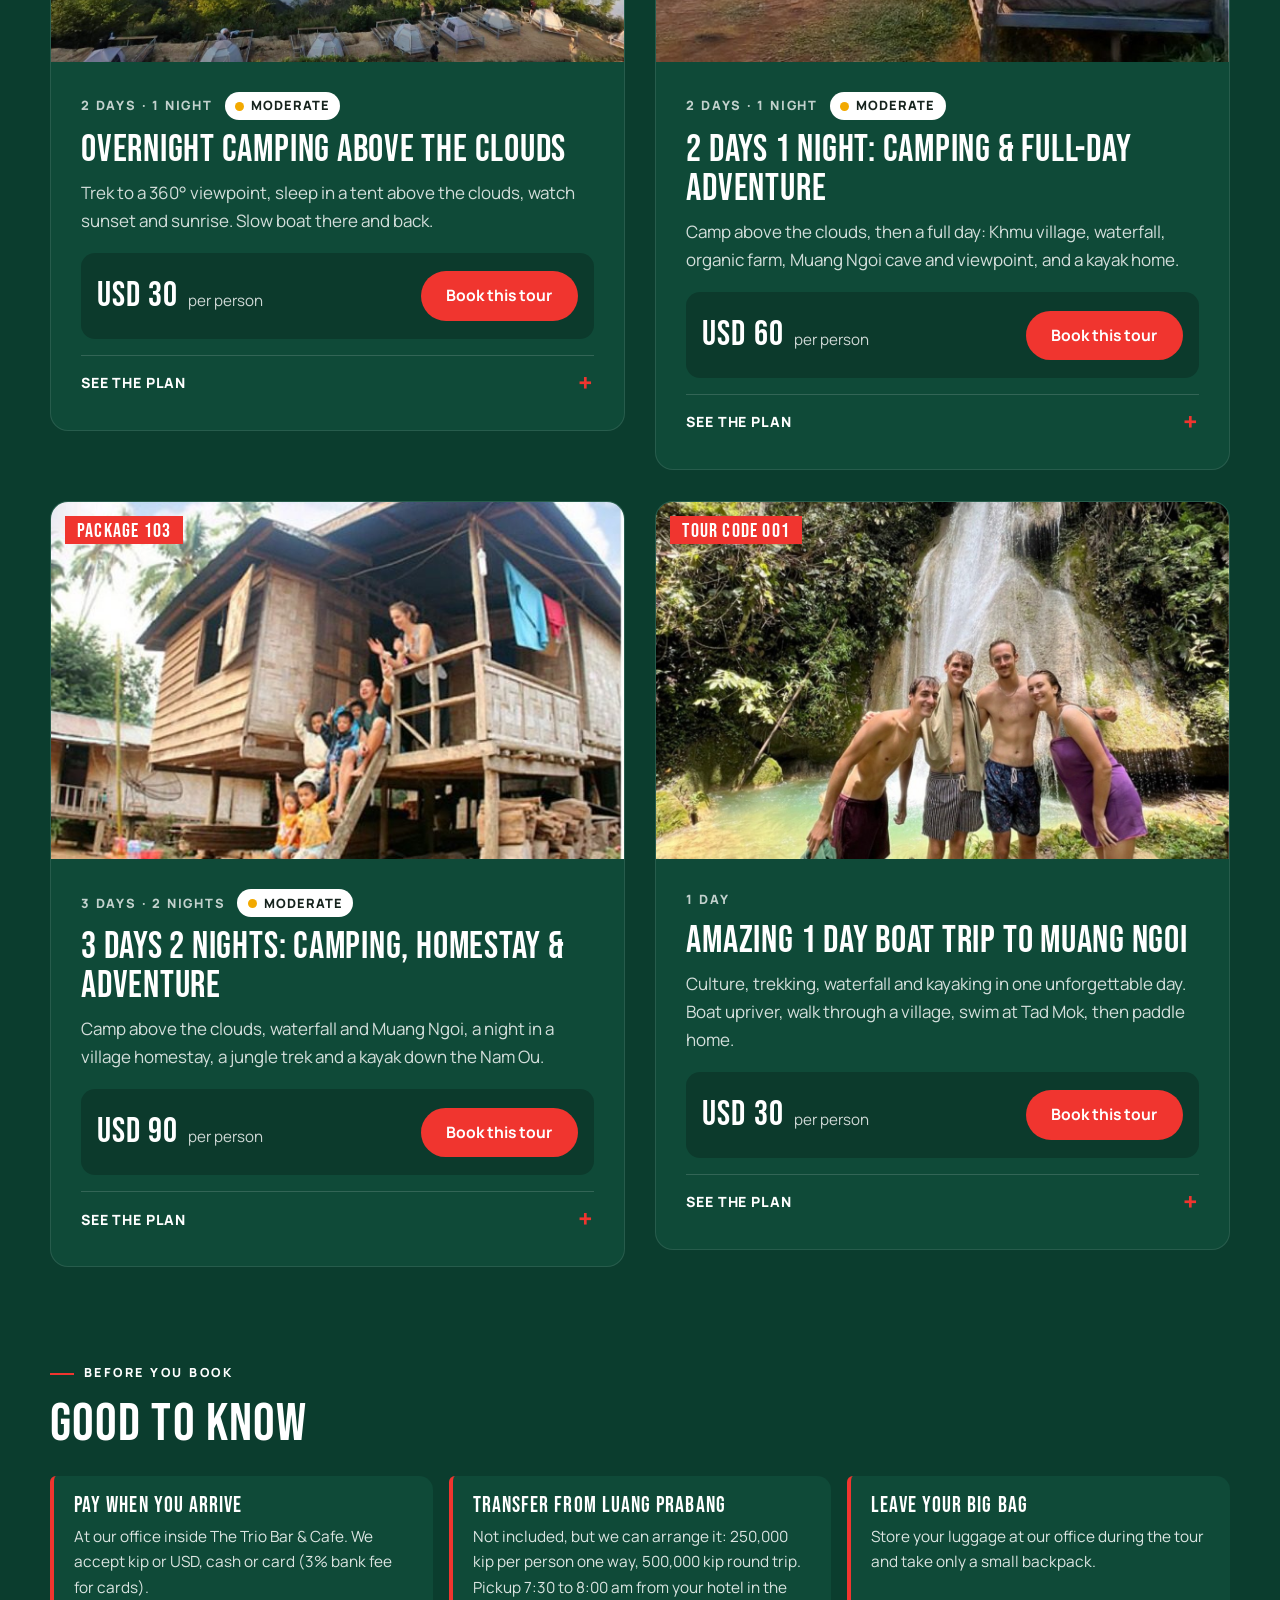
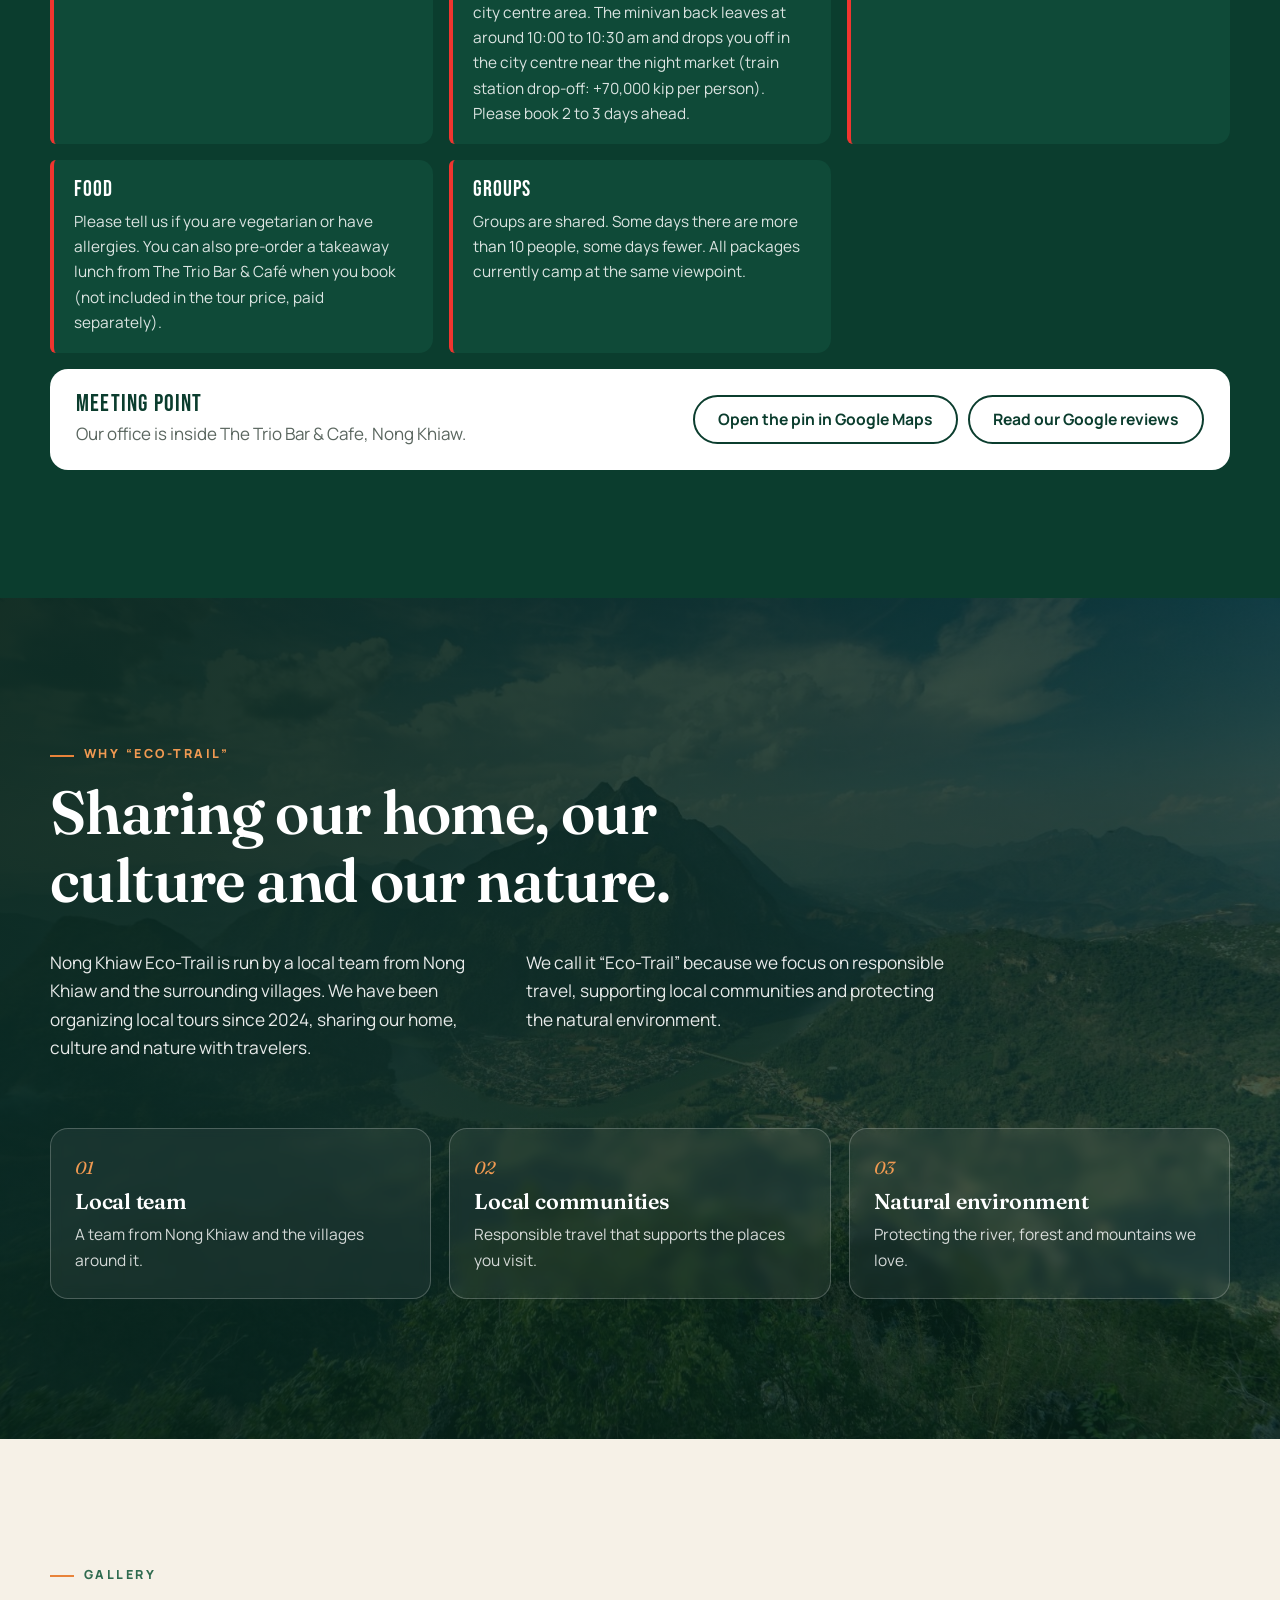
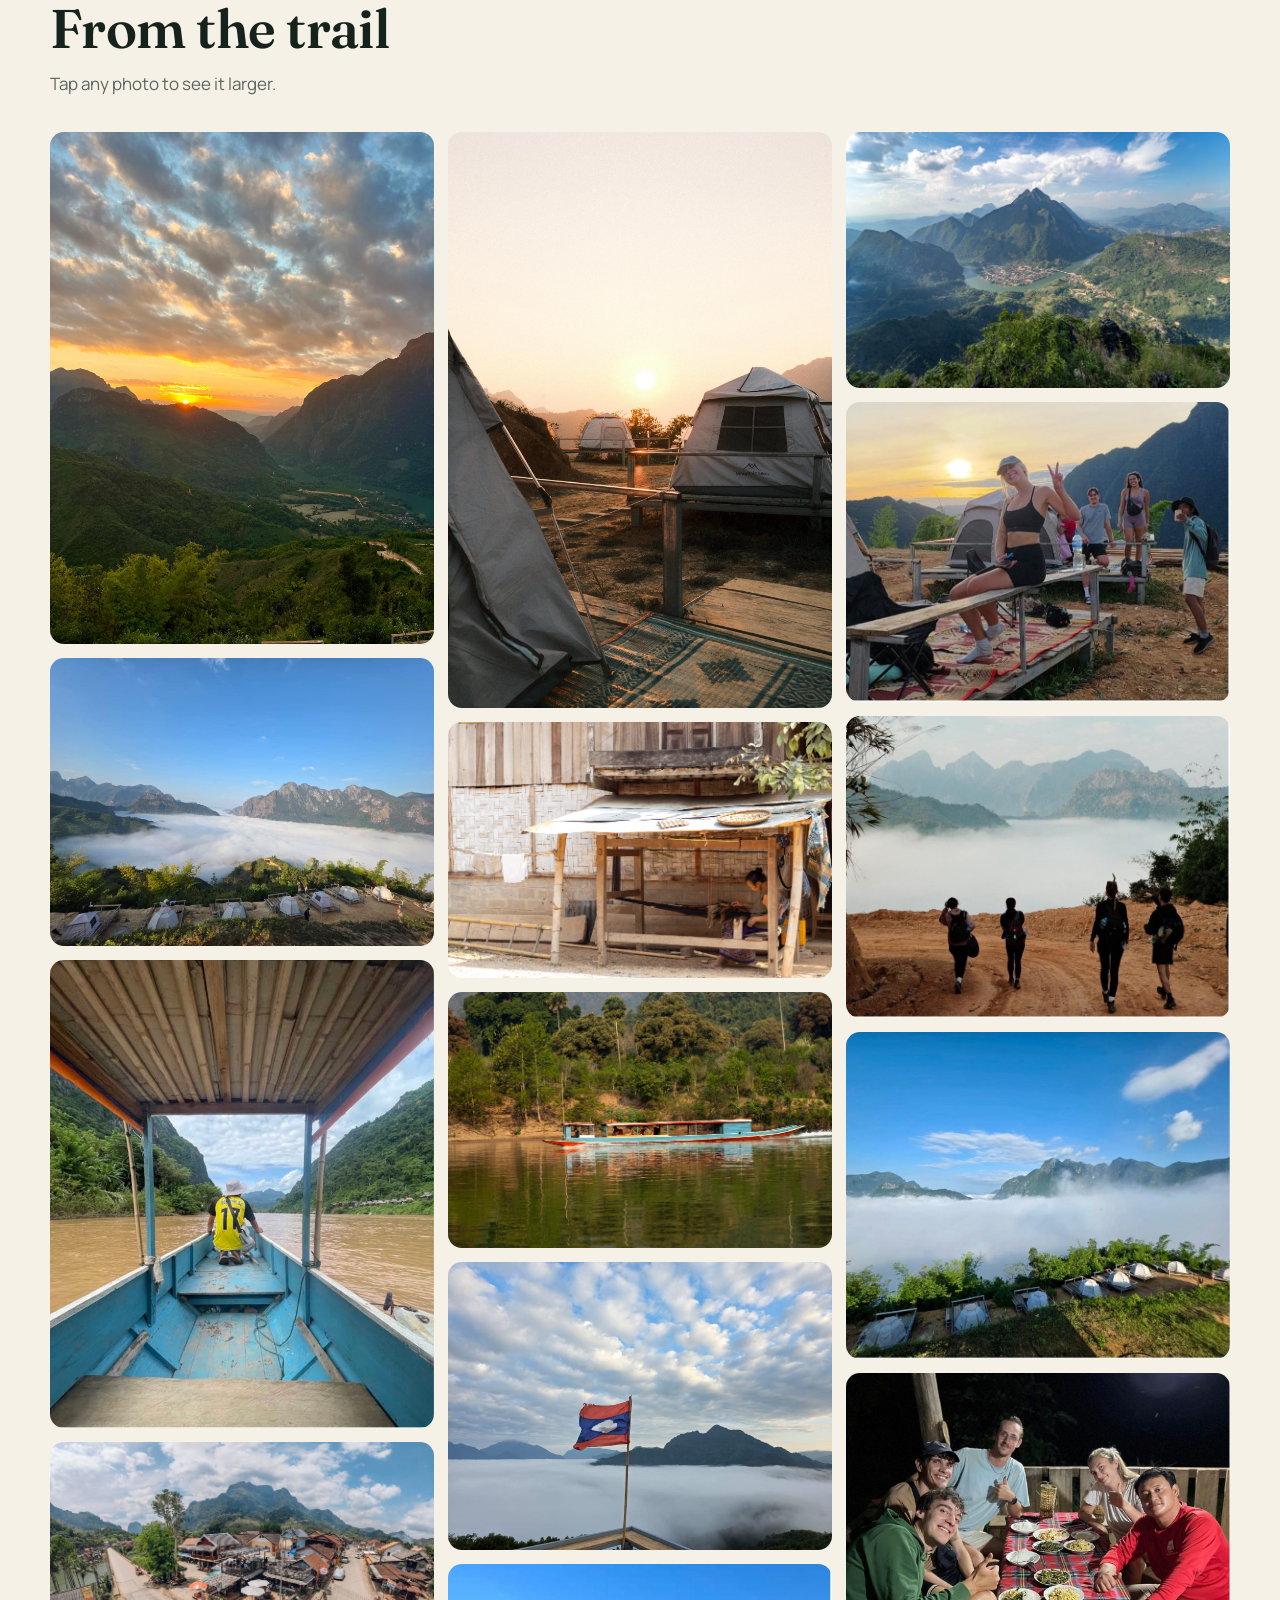
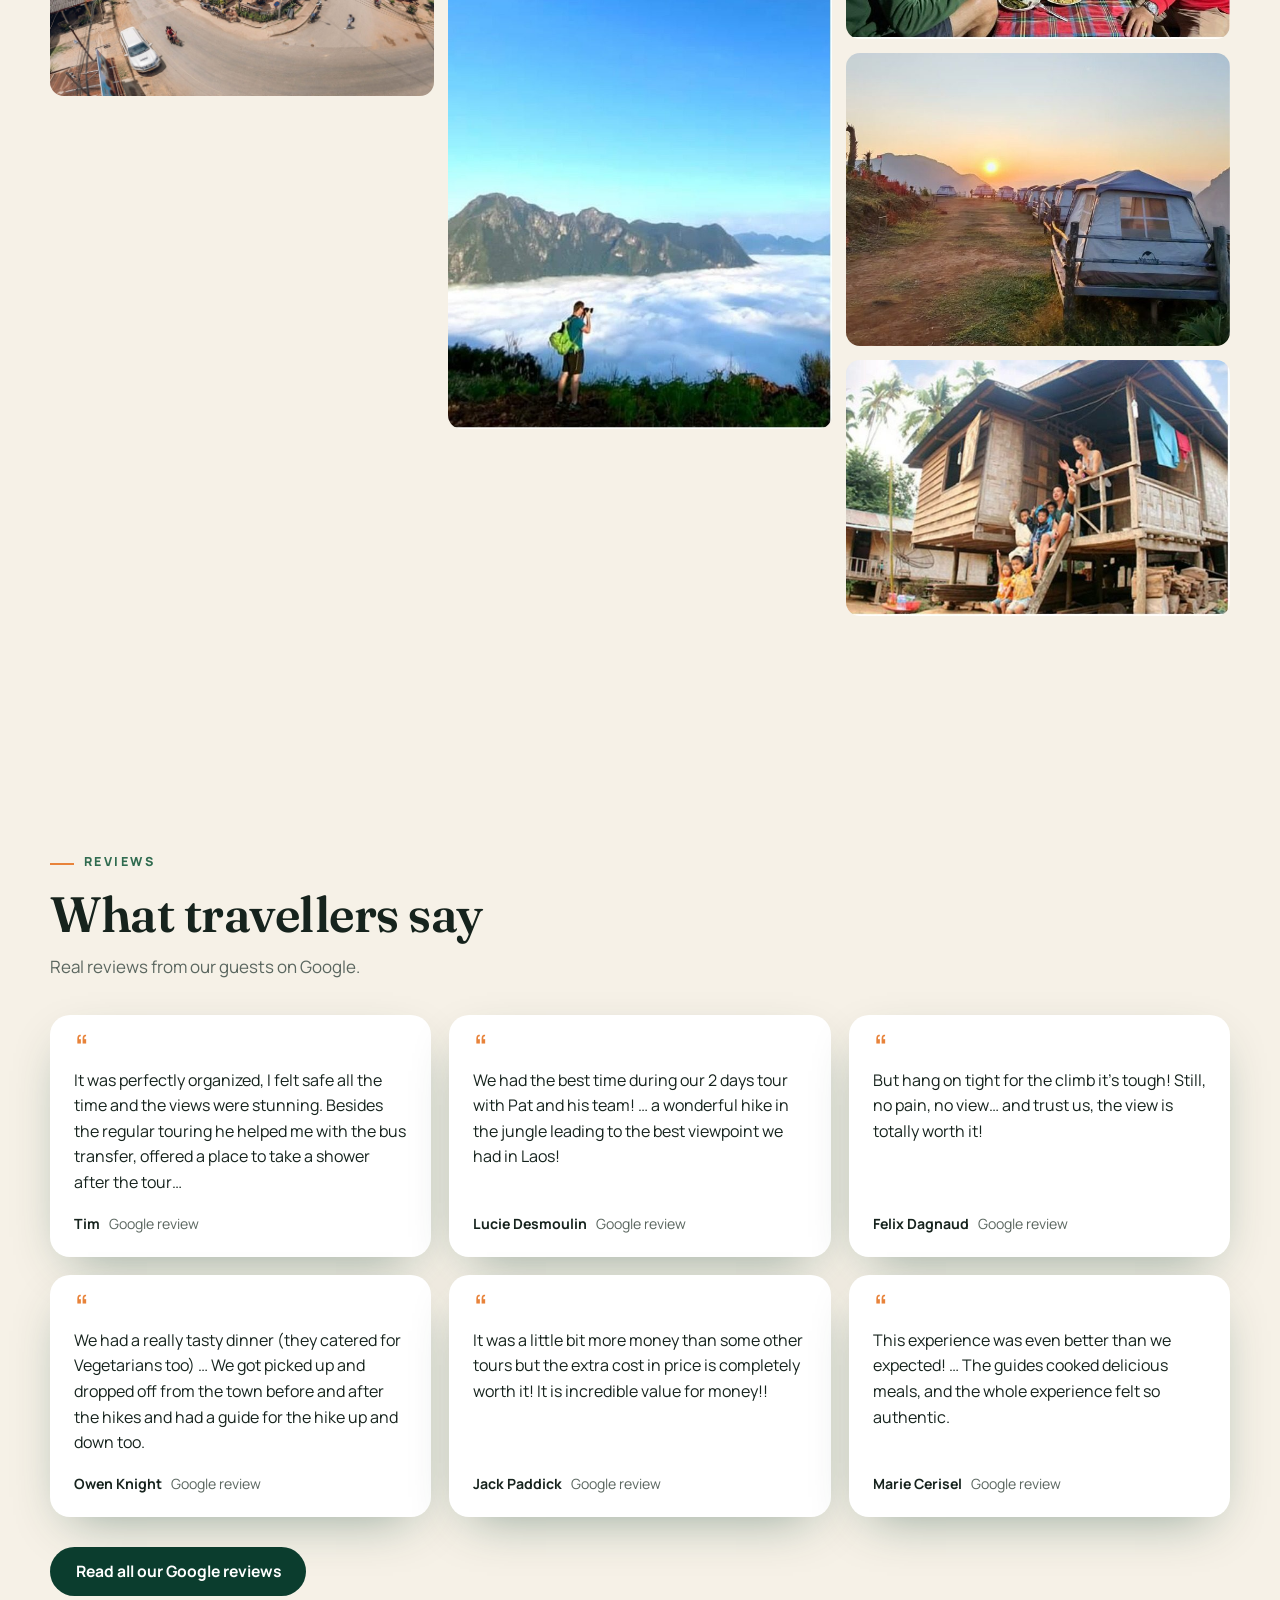
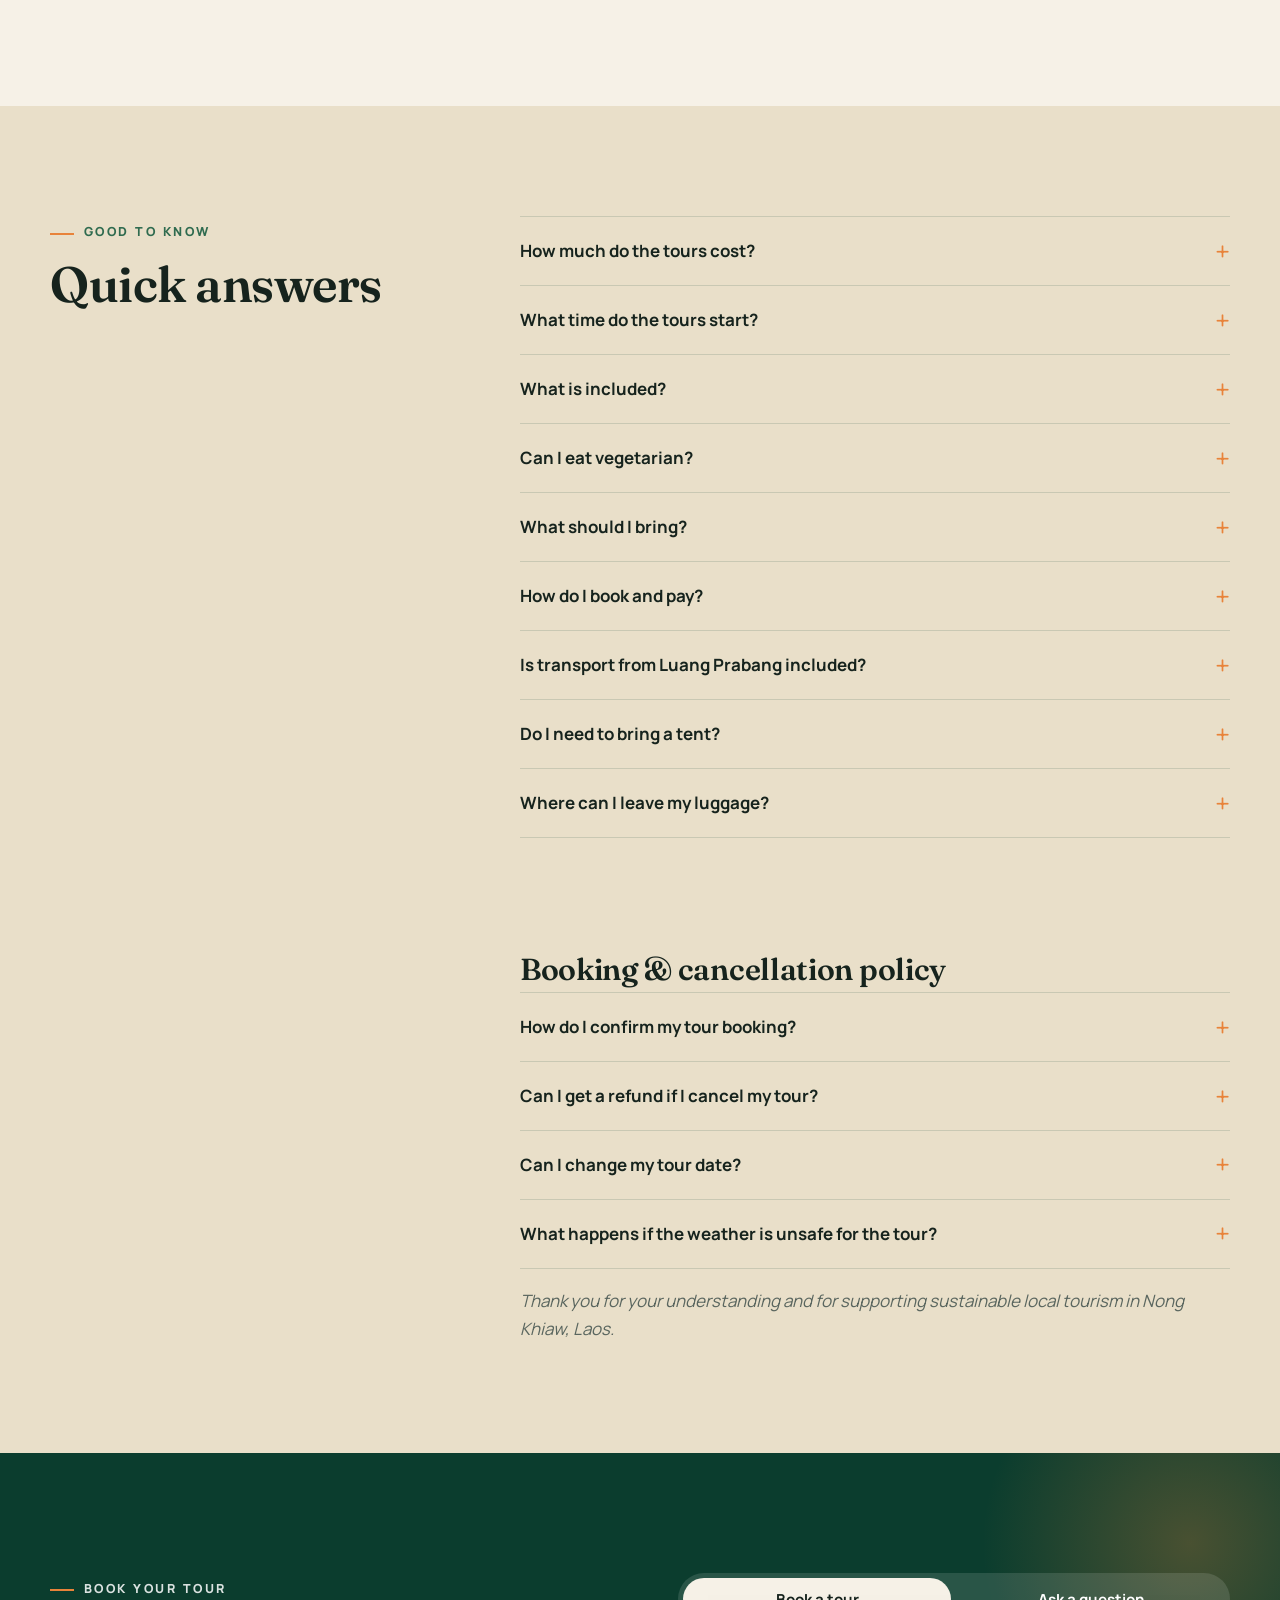
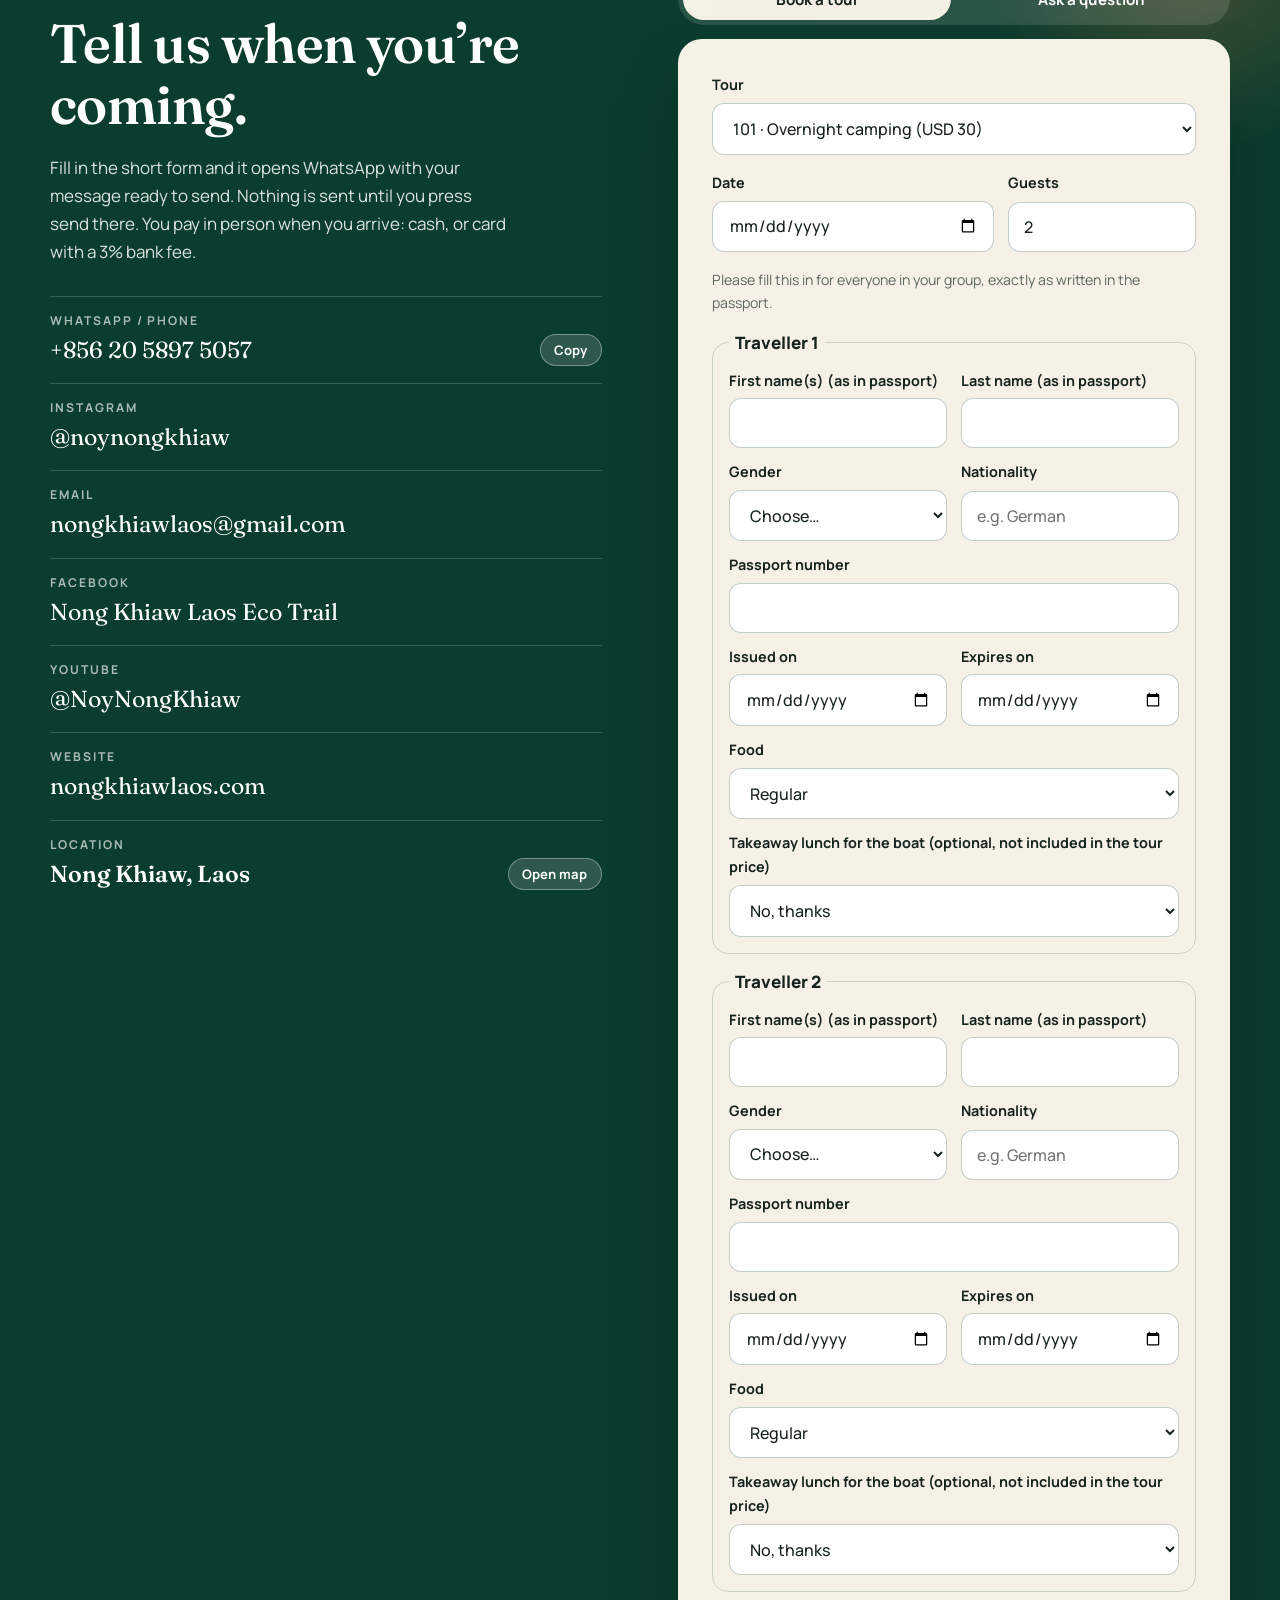
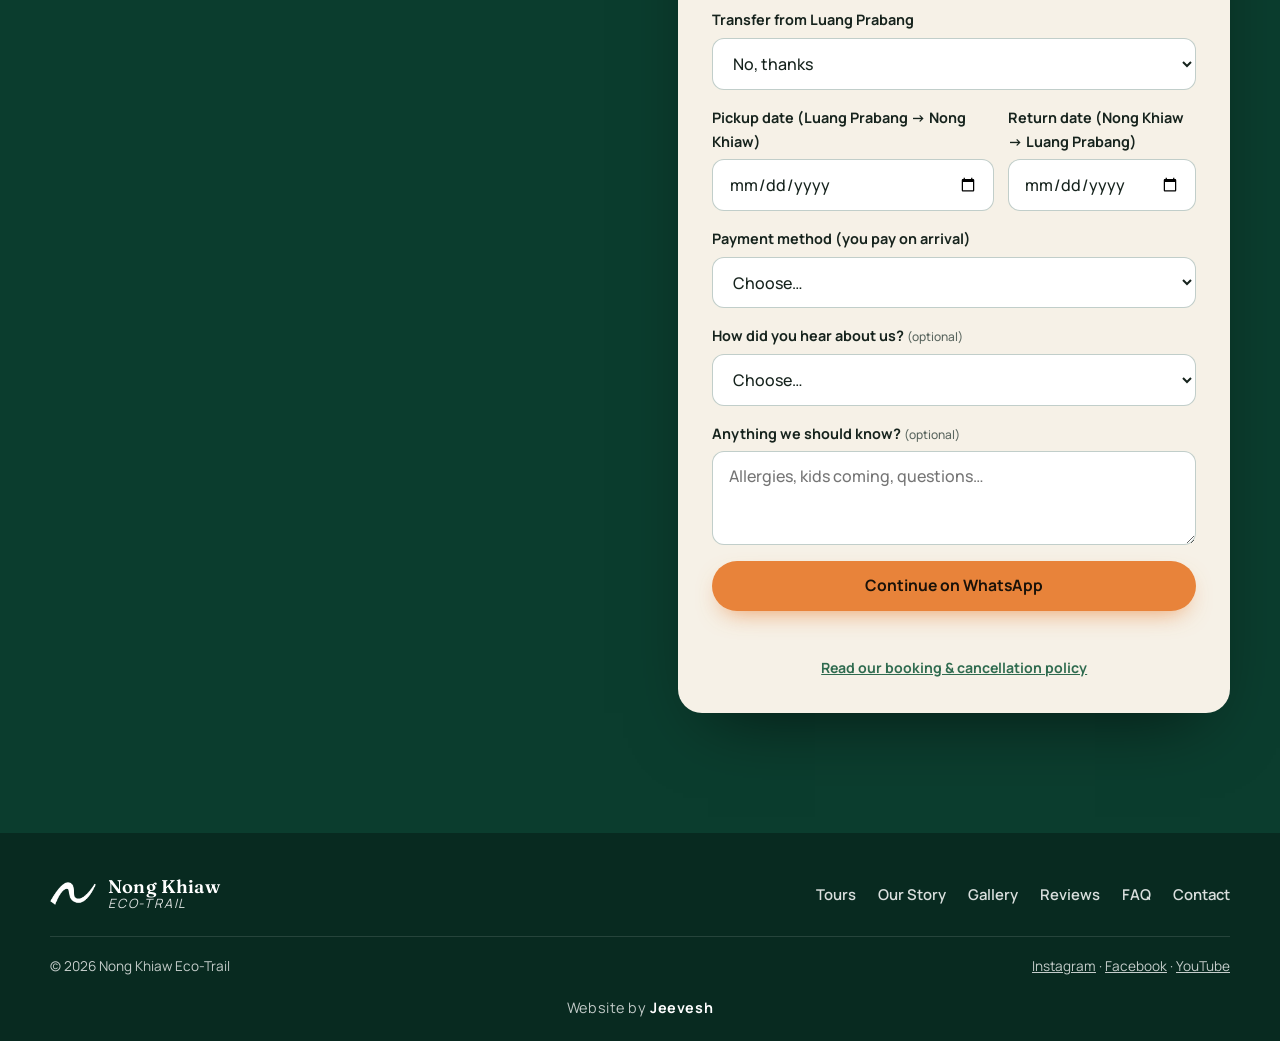
<file: bar_cafe/index.html>
<!doctype html>
<html lang="en"><head><meta charset="utf-8"><meta name="viewport" content="width=device-width,initial-scale=1">
<title>Nong Khiaw Eco-Trail</title><meta name="robots" content="noindex"><link rel="canonical" href="../">
<meta http-equiv="refresh" content="0; url=../#info"><script>location.replace('../#info');</script></head>
<body><p><a href="../#info">Continue to Nong Khiaw Eco-Trail</a></p></body></html>
</file>
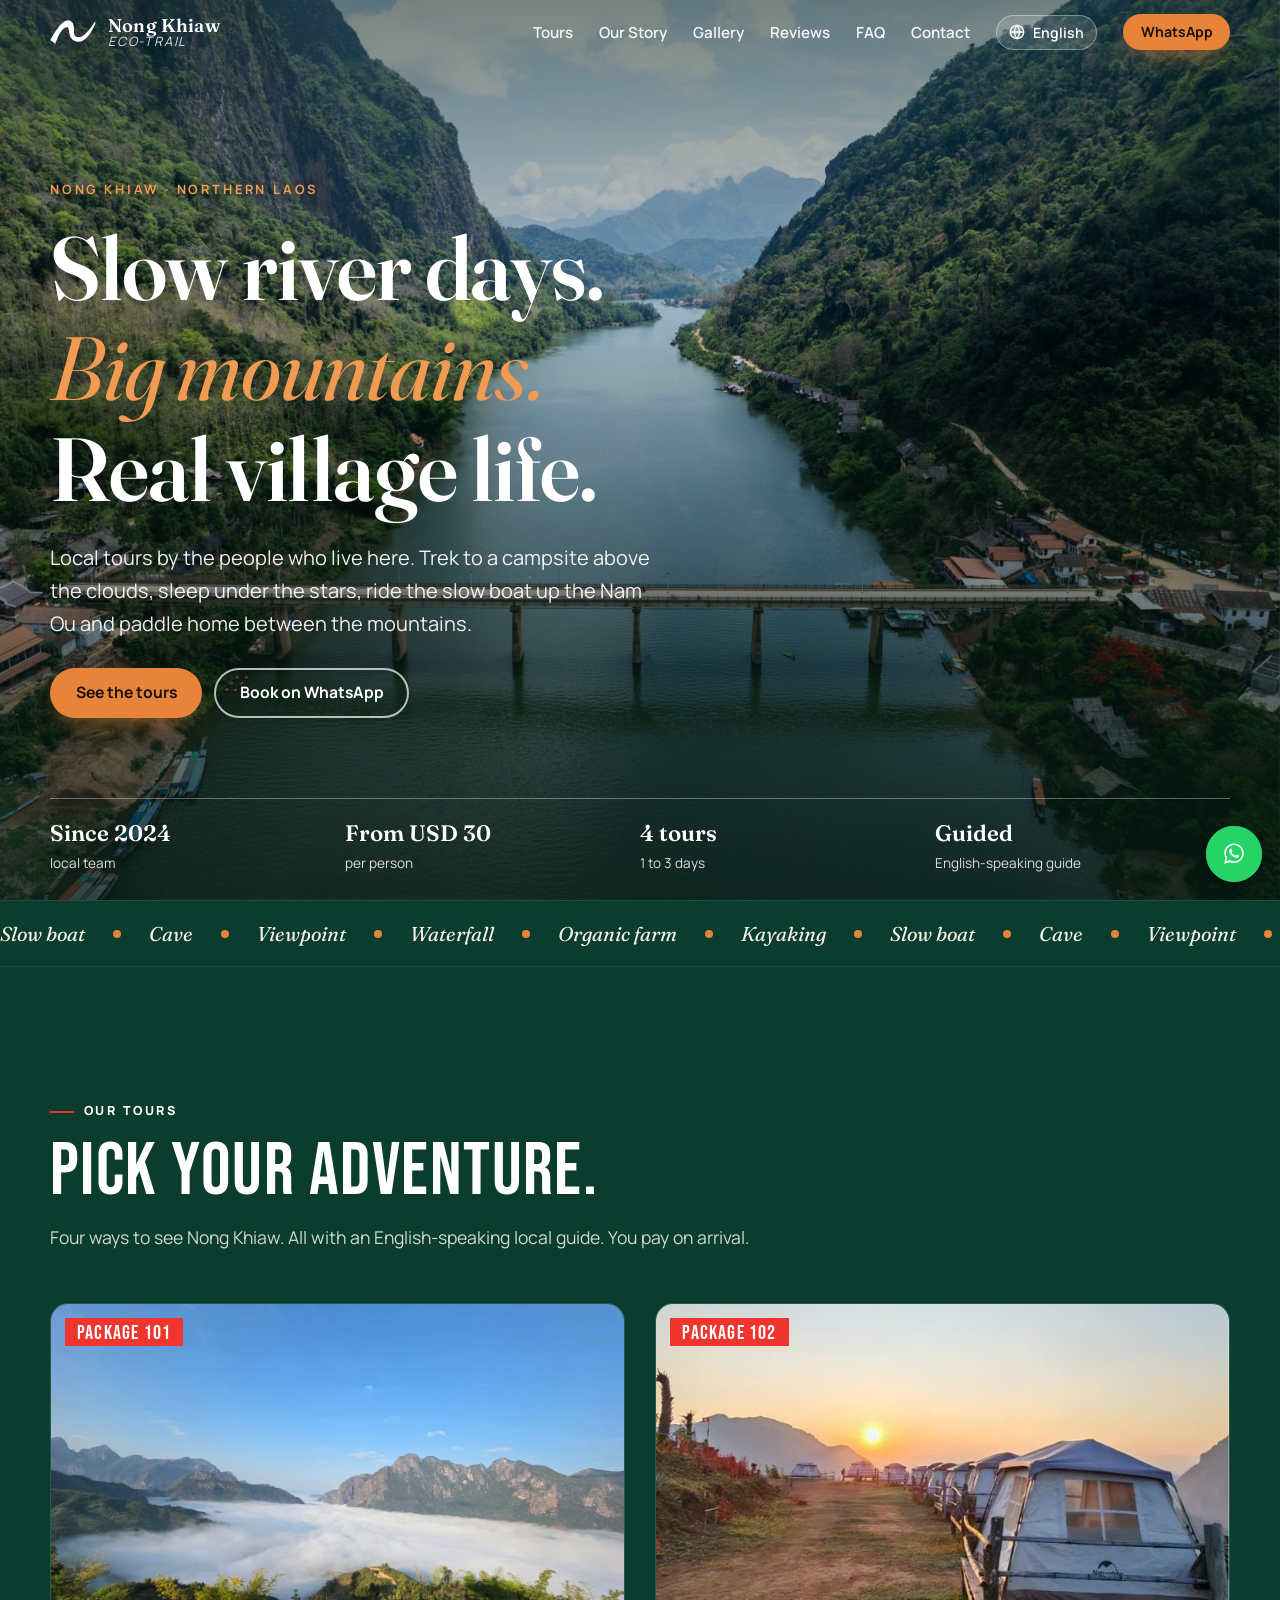
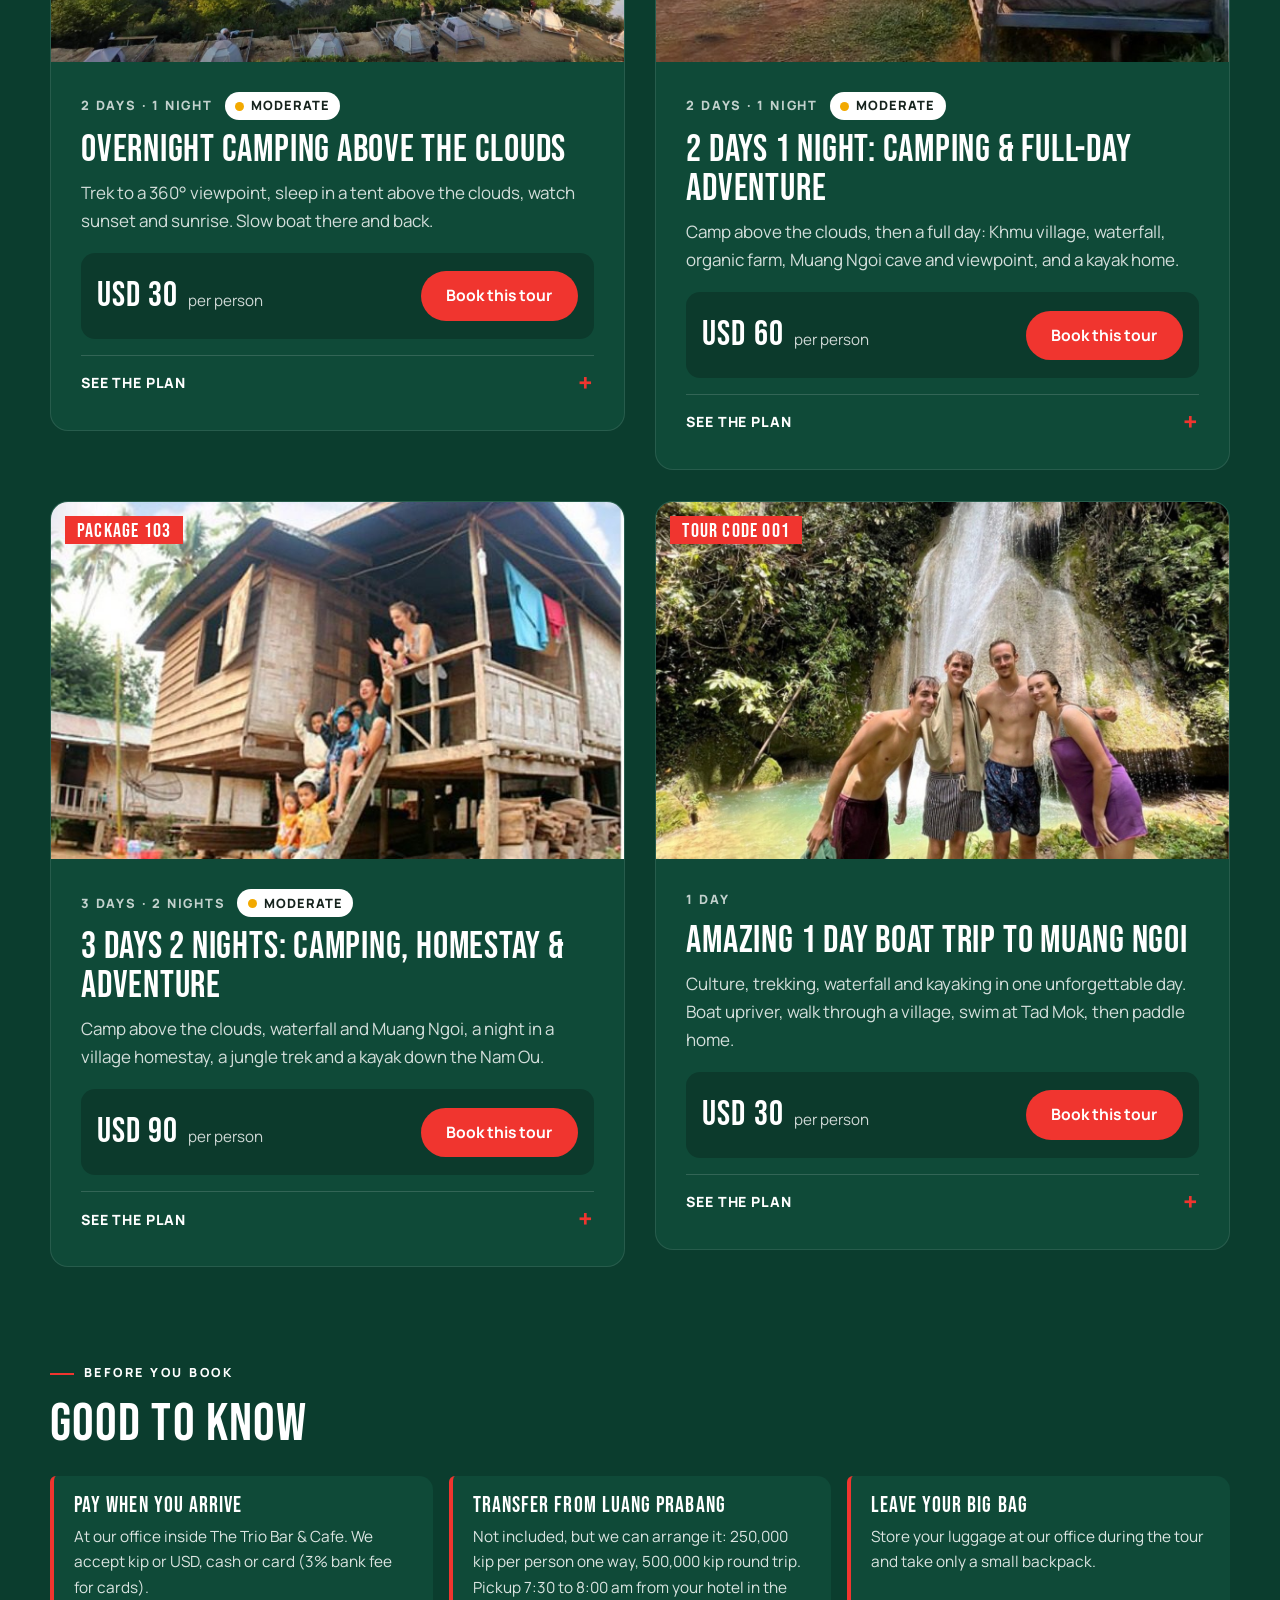
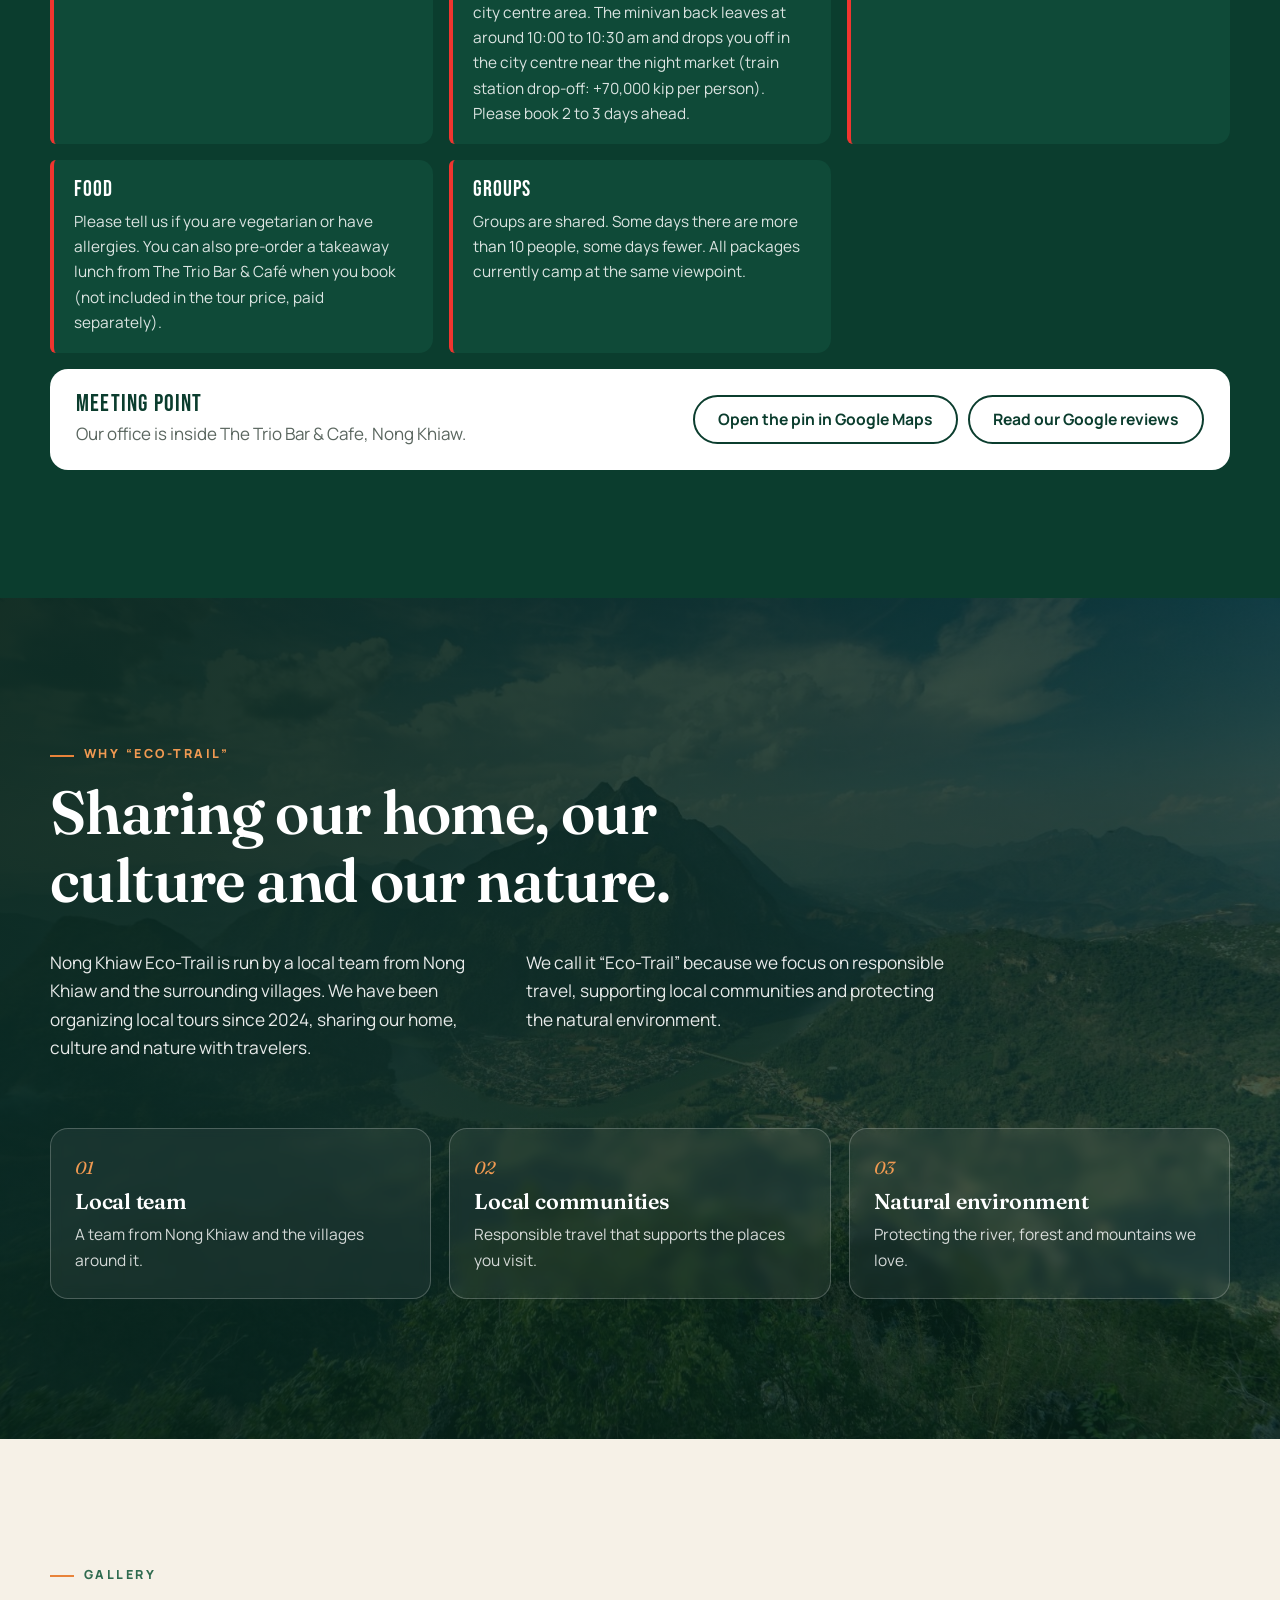
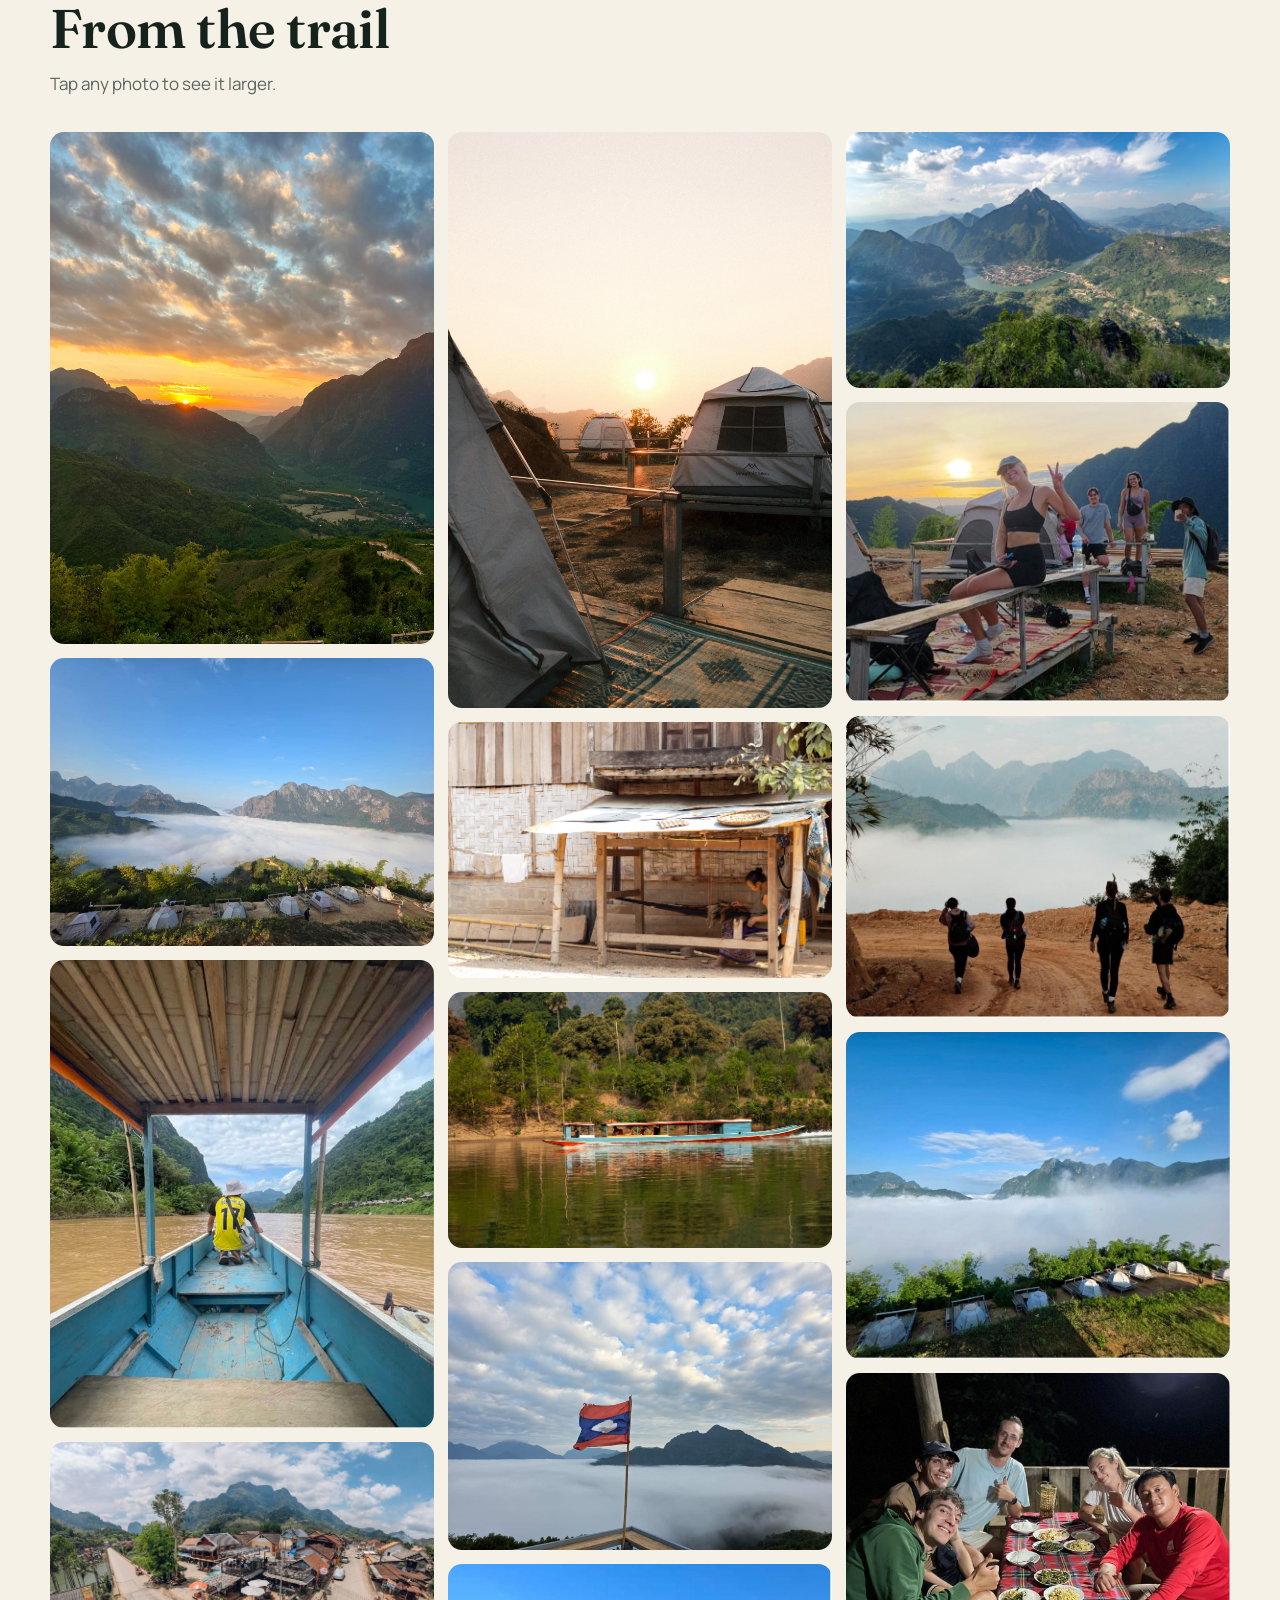
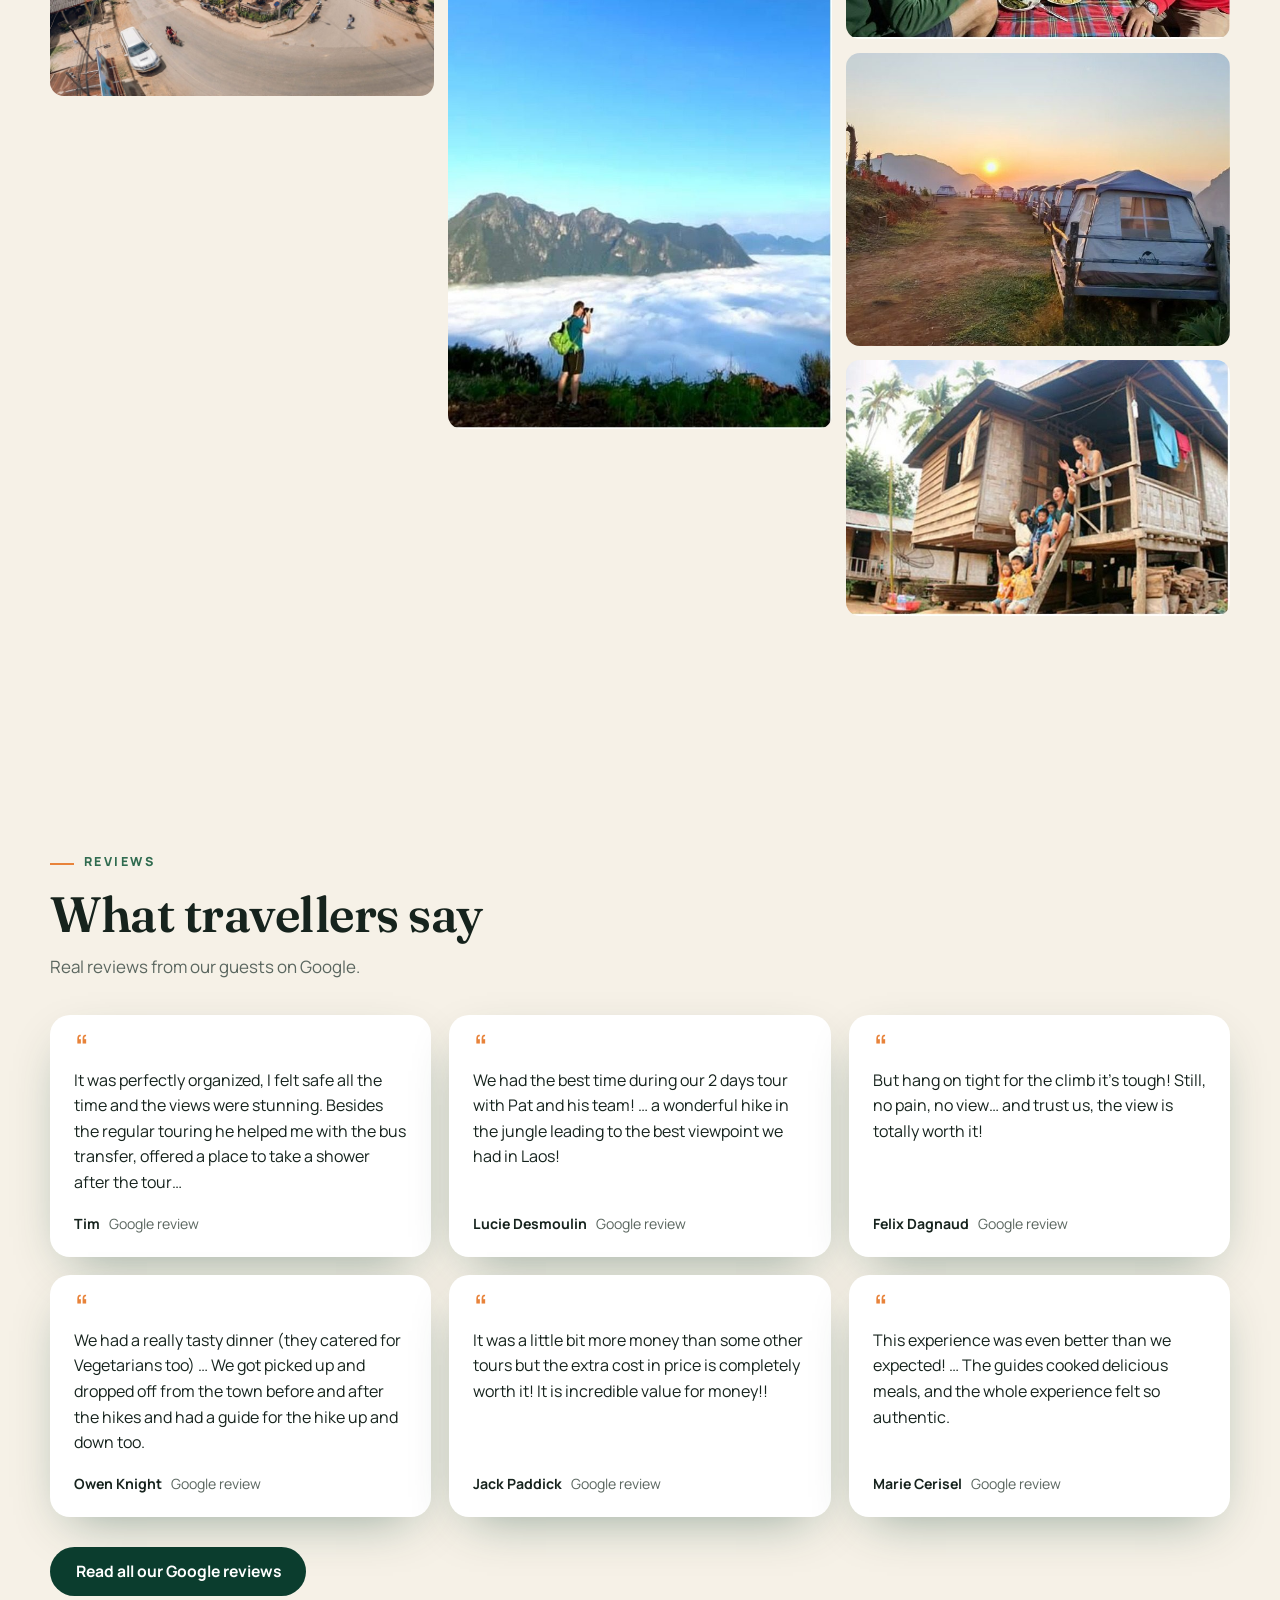
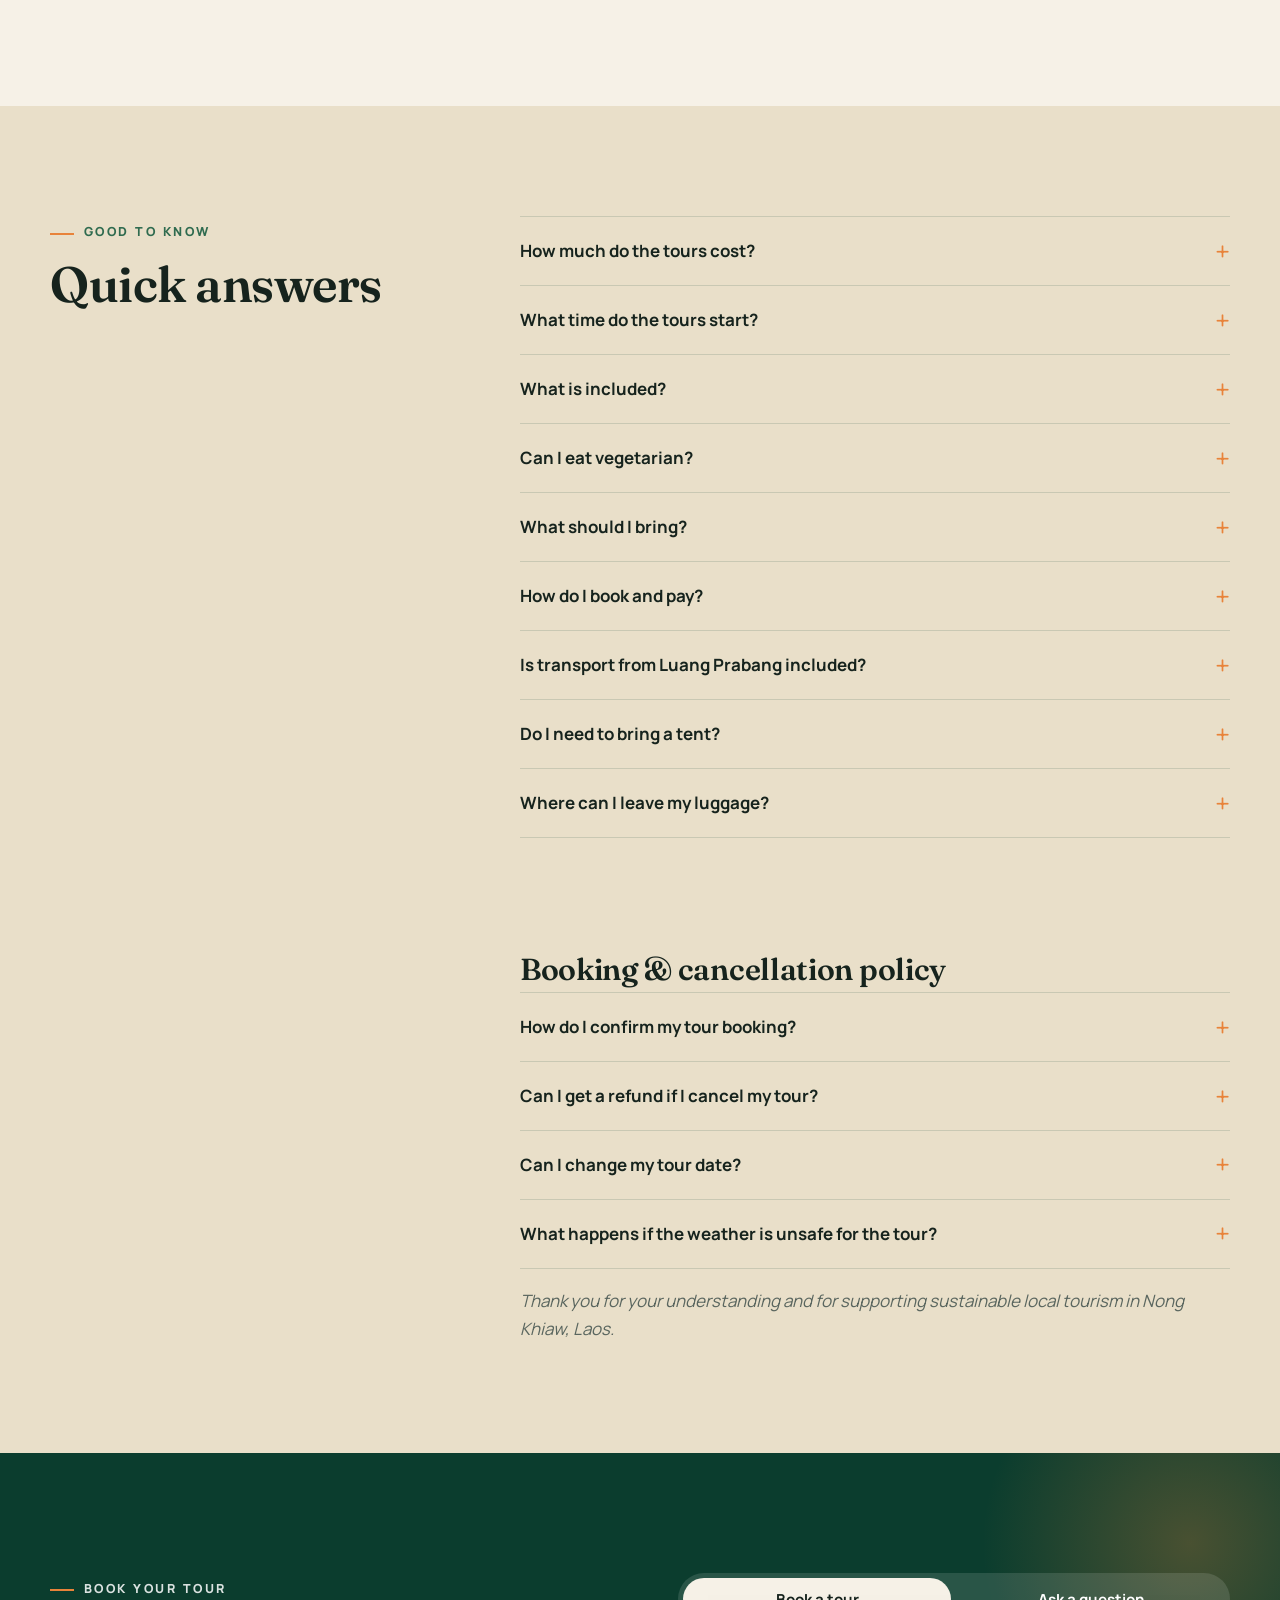
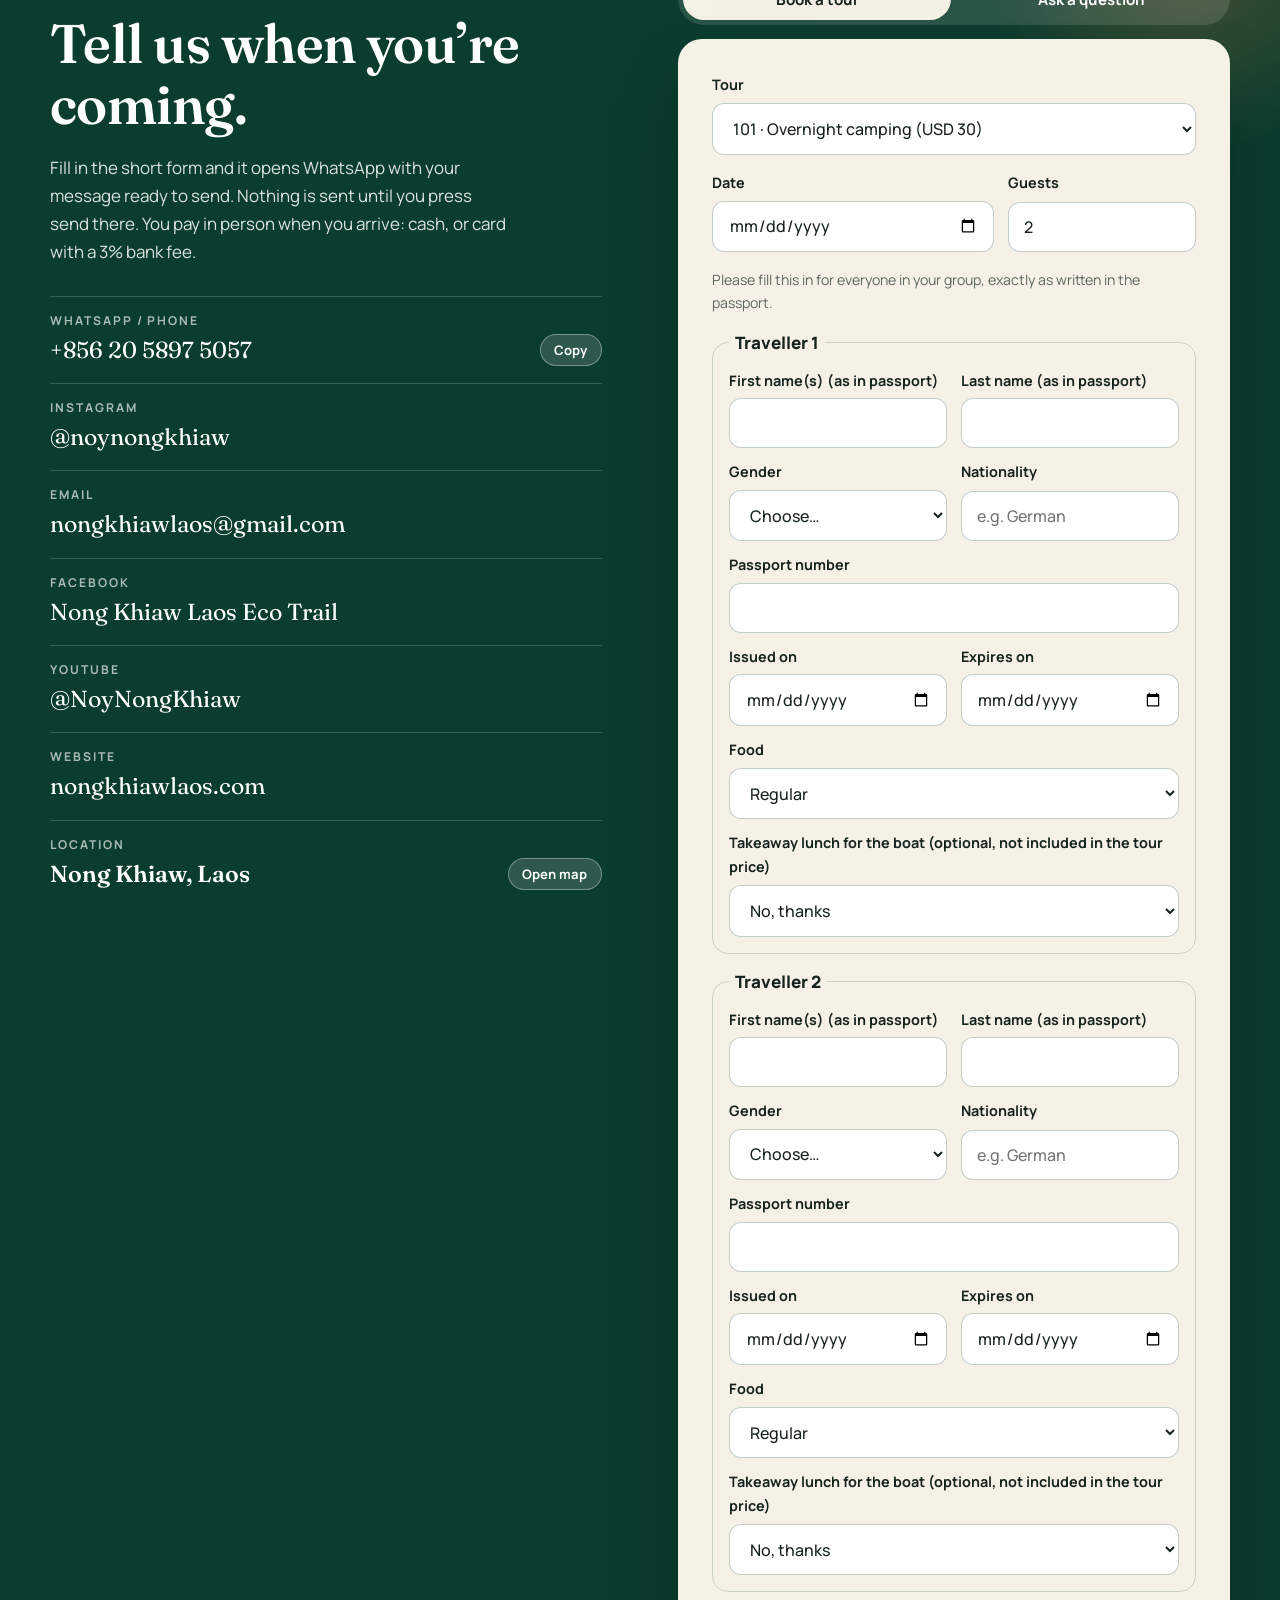
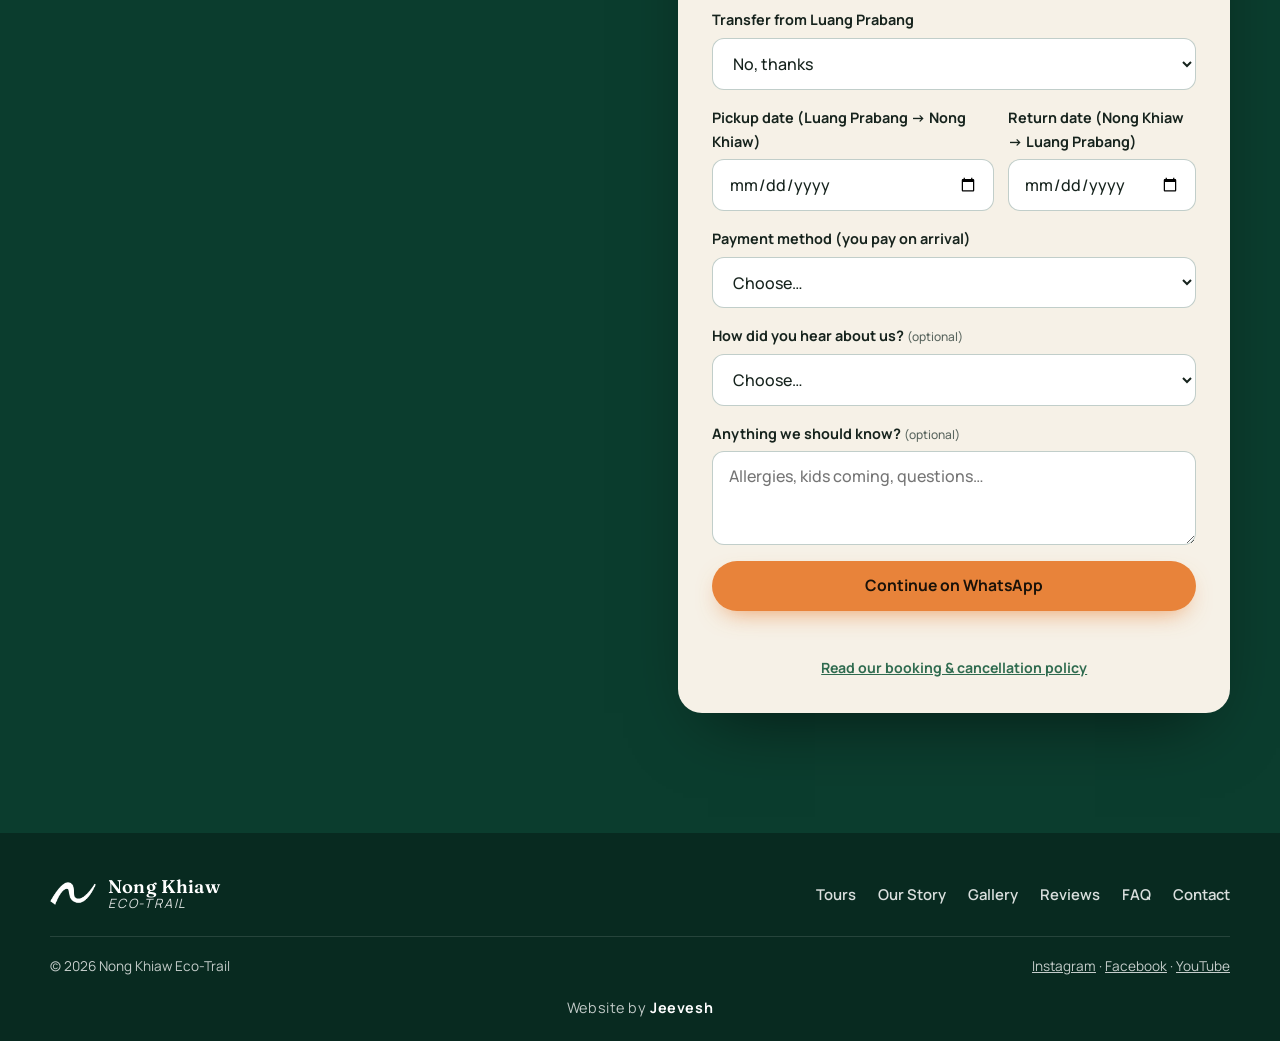
<file: contact/index.html>
<!doctype html>
<html lang="en"><head><meta charset="utf-8"><meta name="viewport" content="width=device-width,initial-scale=1">
<title>Nong Khiaw Eco-Trail</title><meta name="robots" content="noindex"><link rel="canonical" href="../">
<meta http-equiv="refresh" content="0; url=../#book"><script>location.replace('../#book');</script></head>
<body><p><a href="../#book">Continue to Nong Khiaw Eco-Trail</a></p></body></html>
</file>
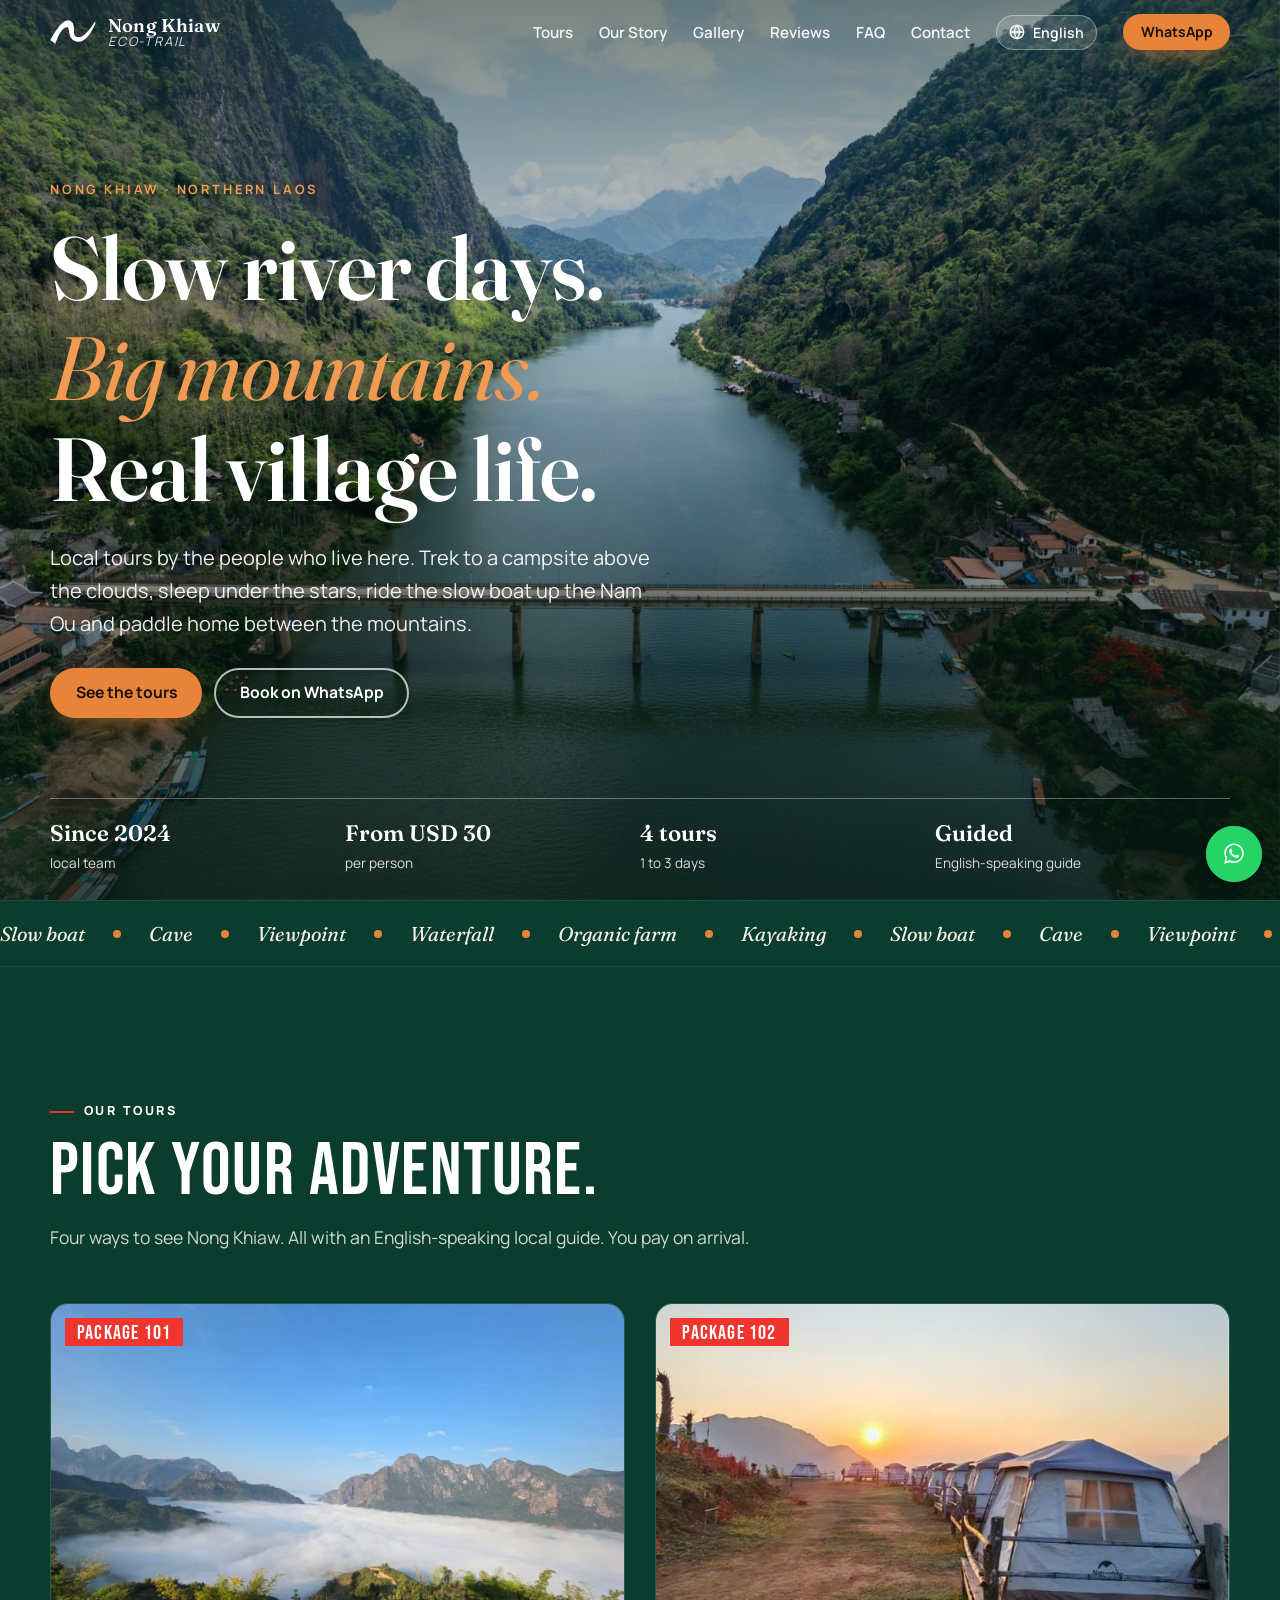
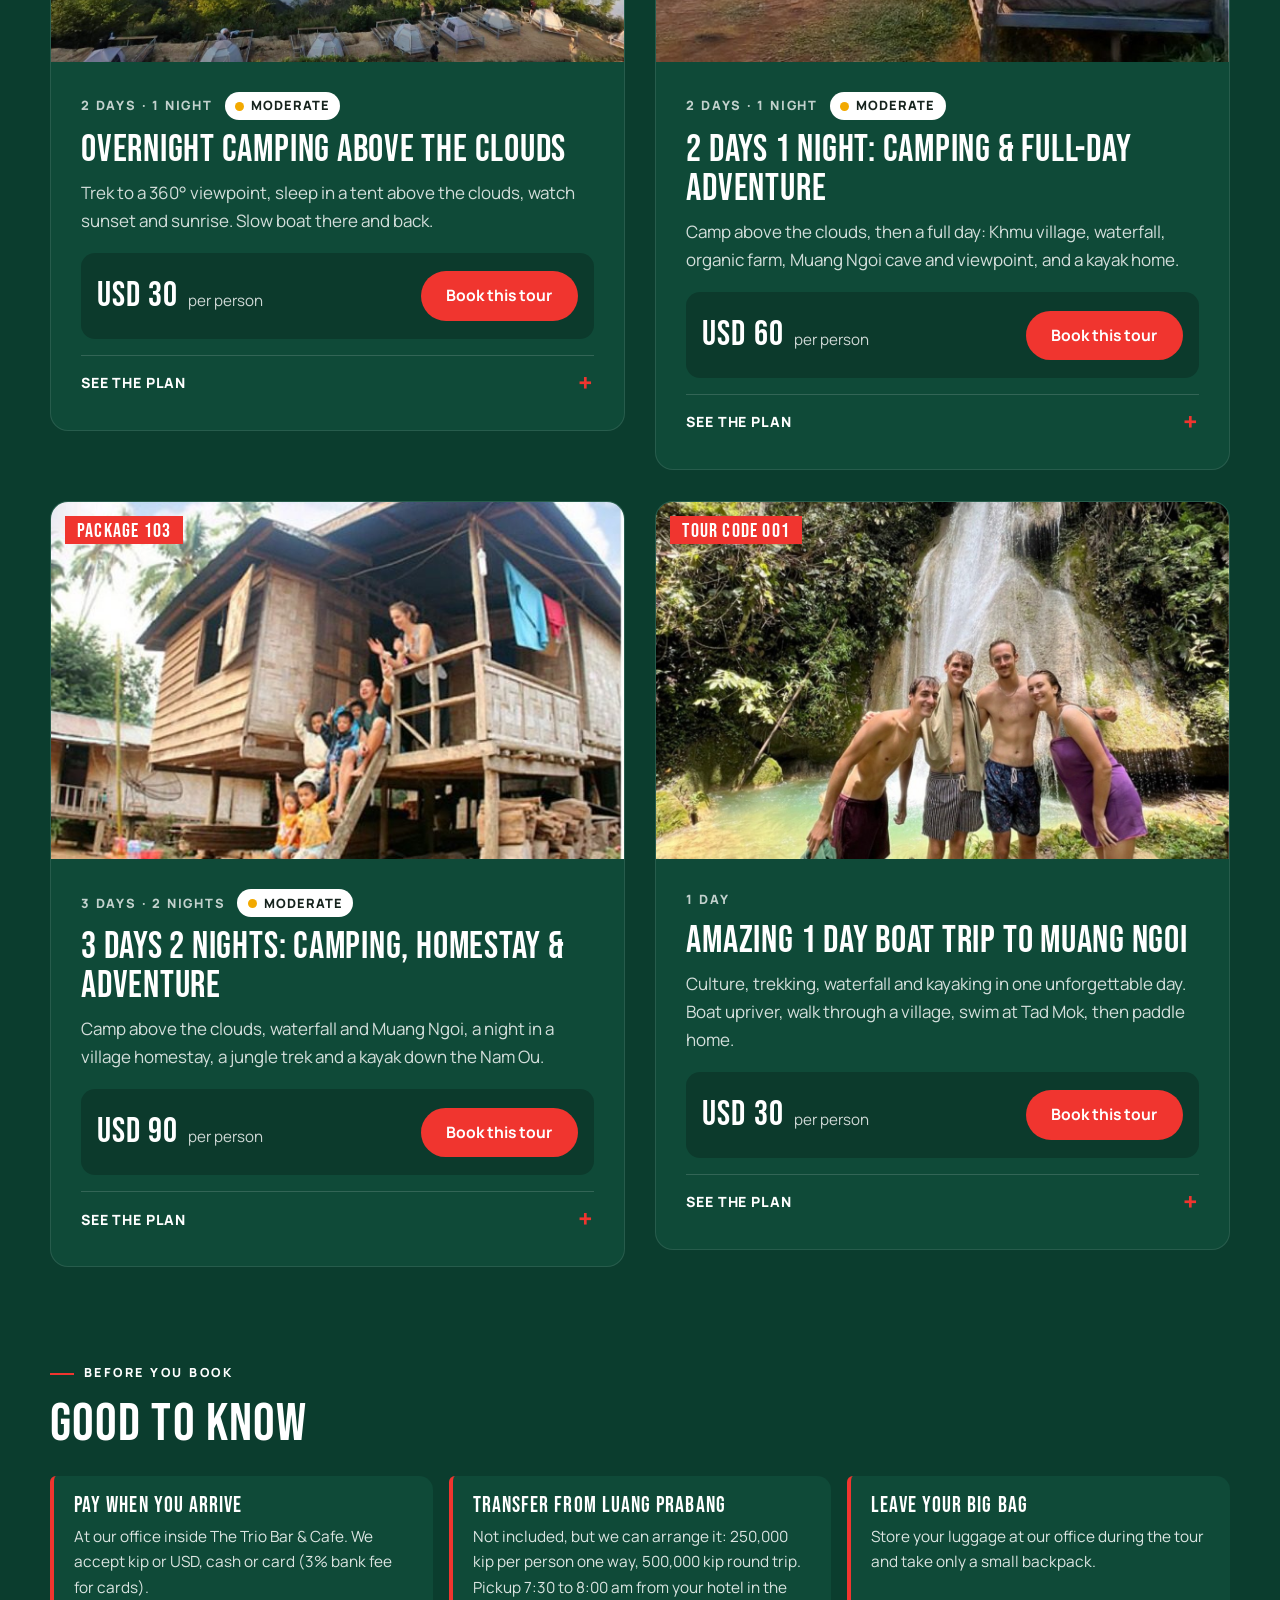
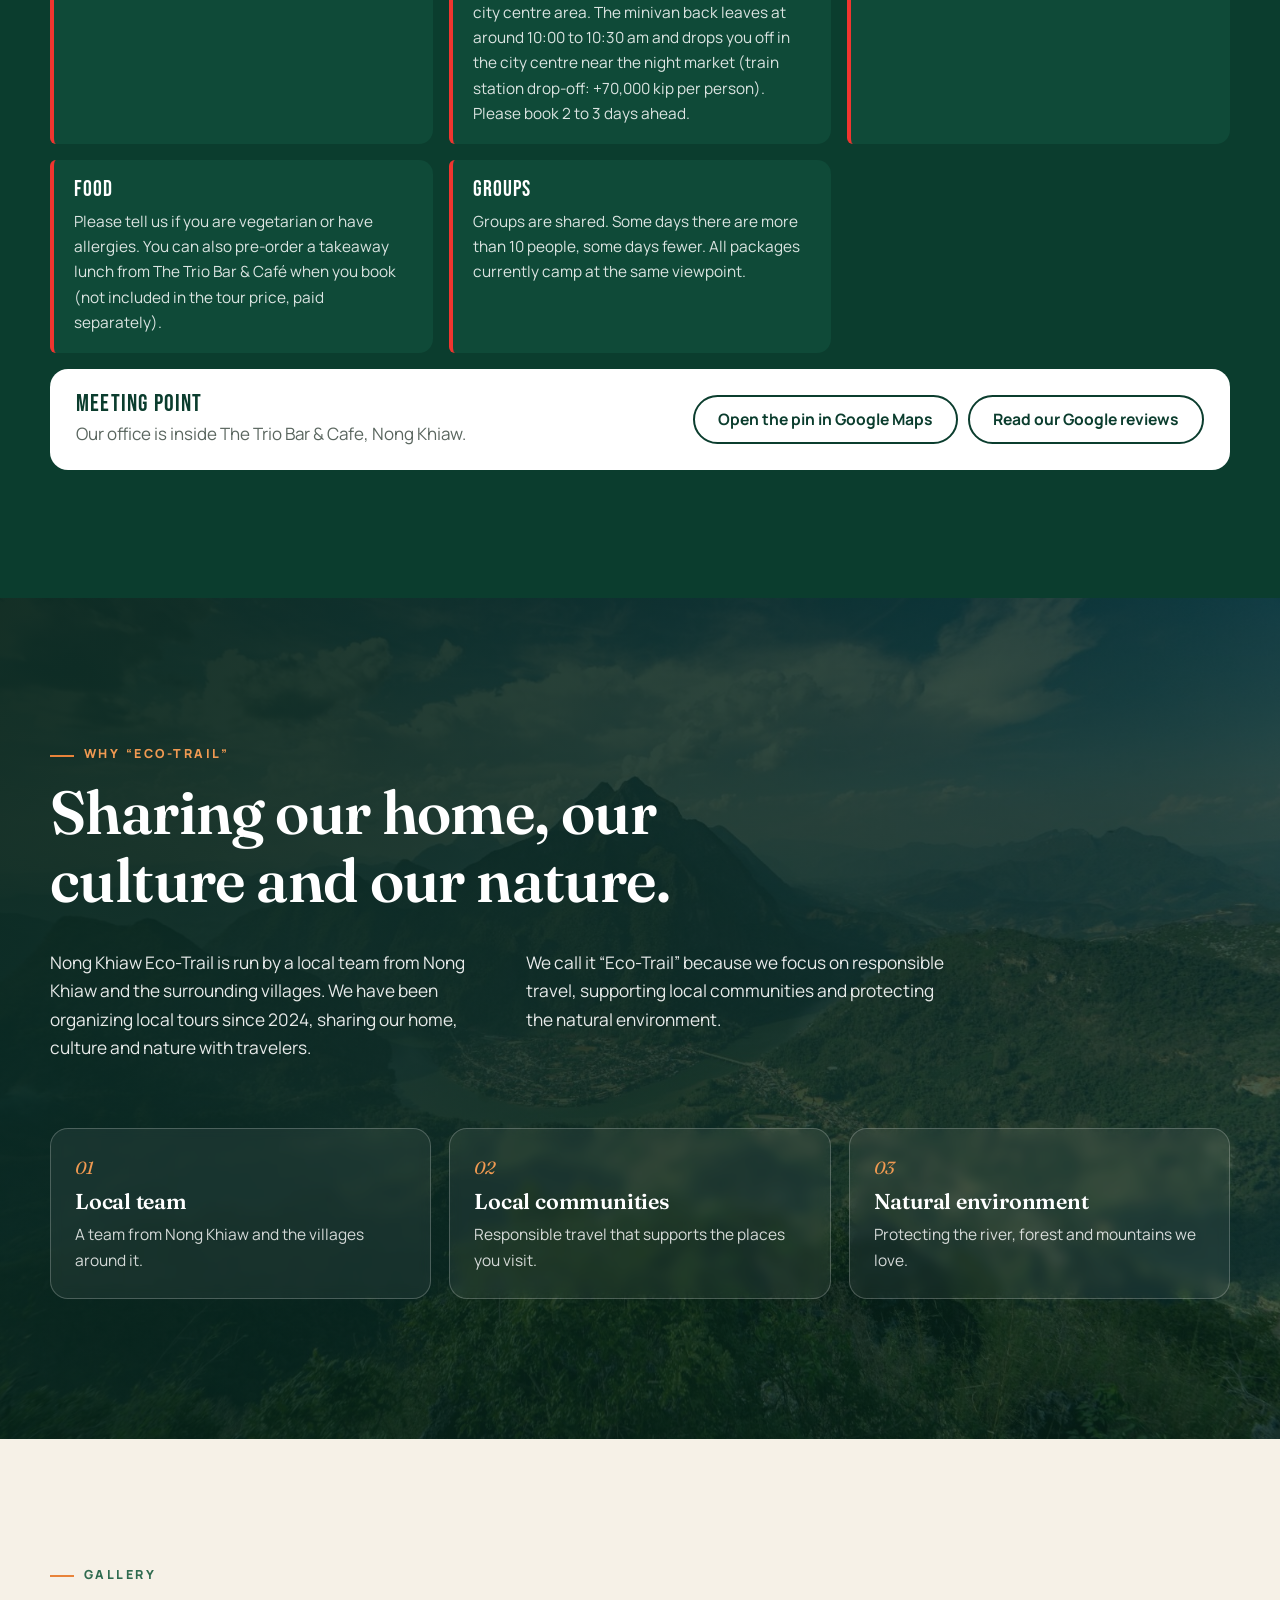
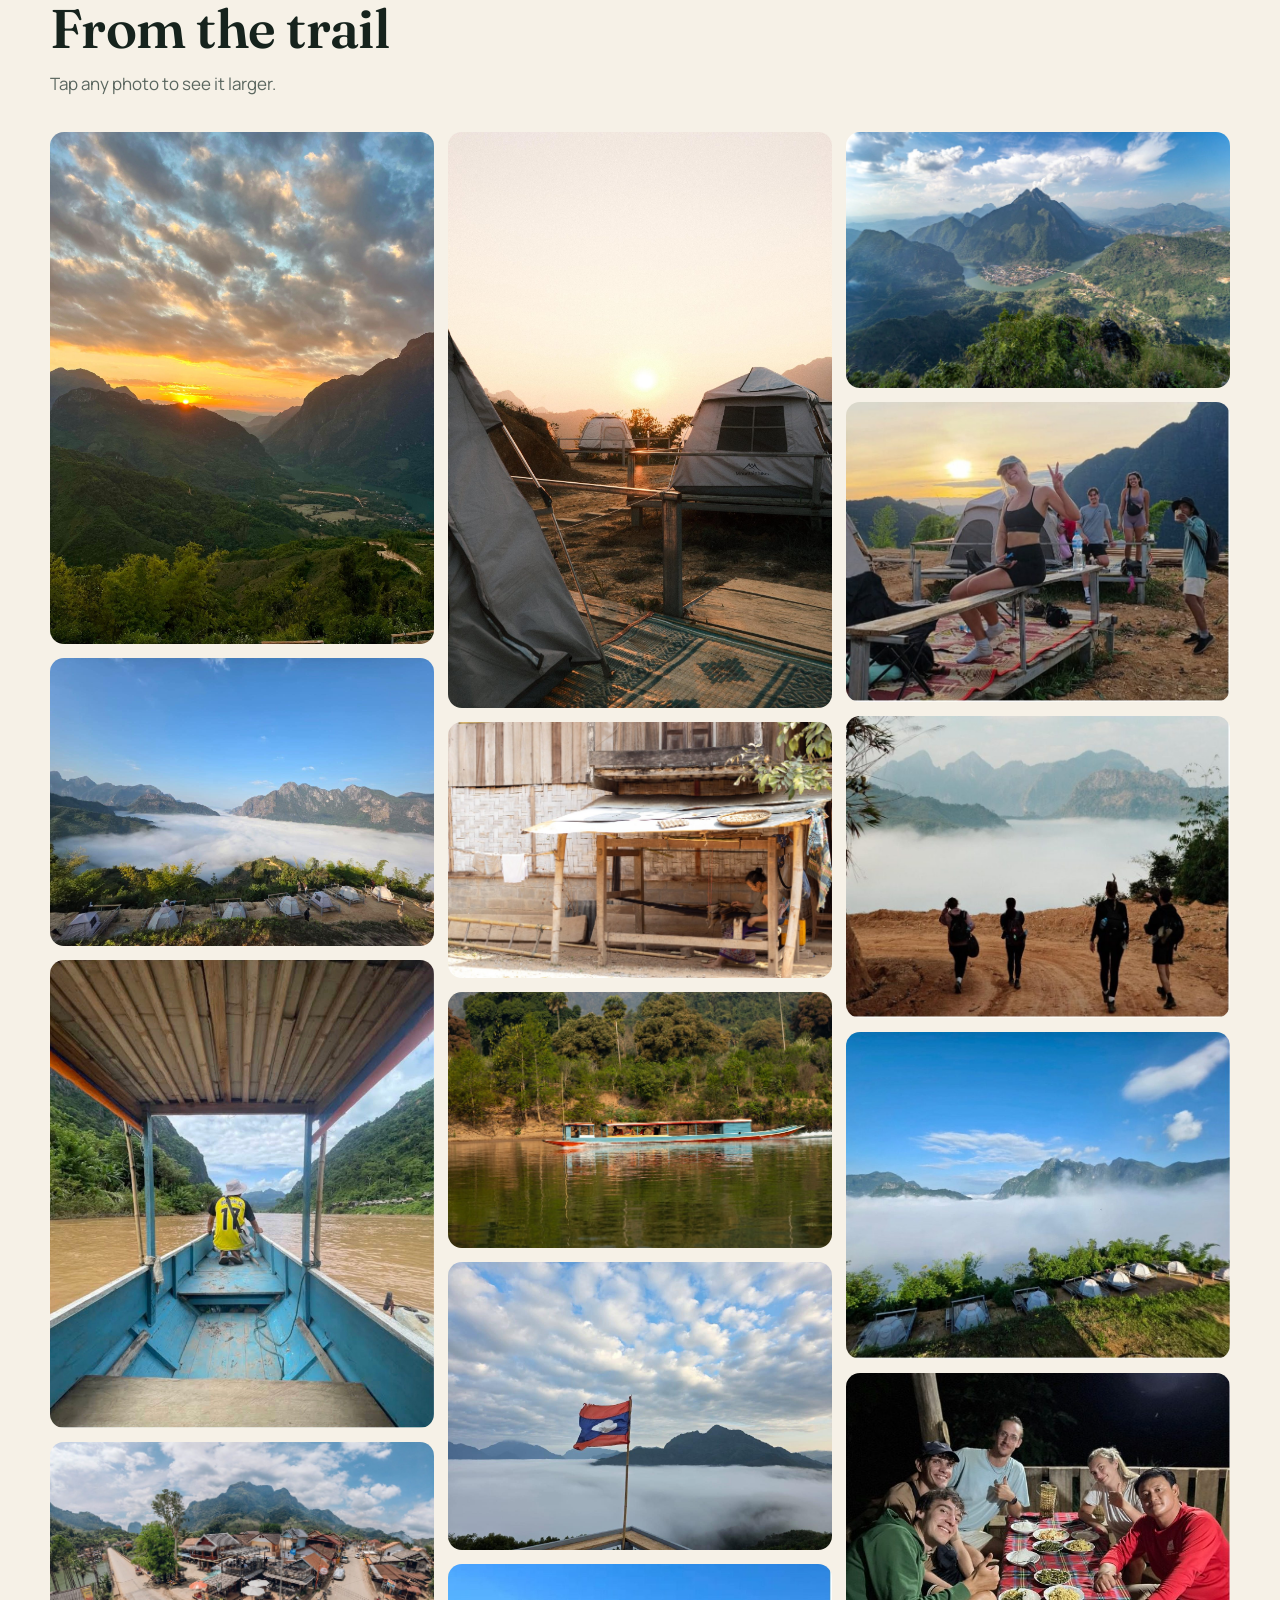
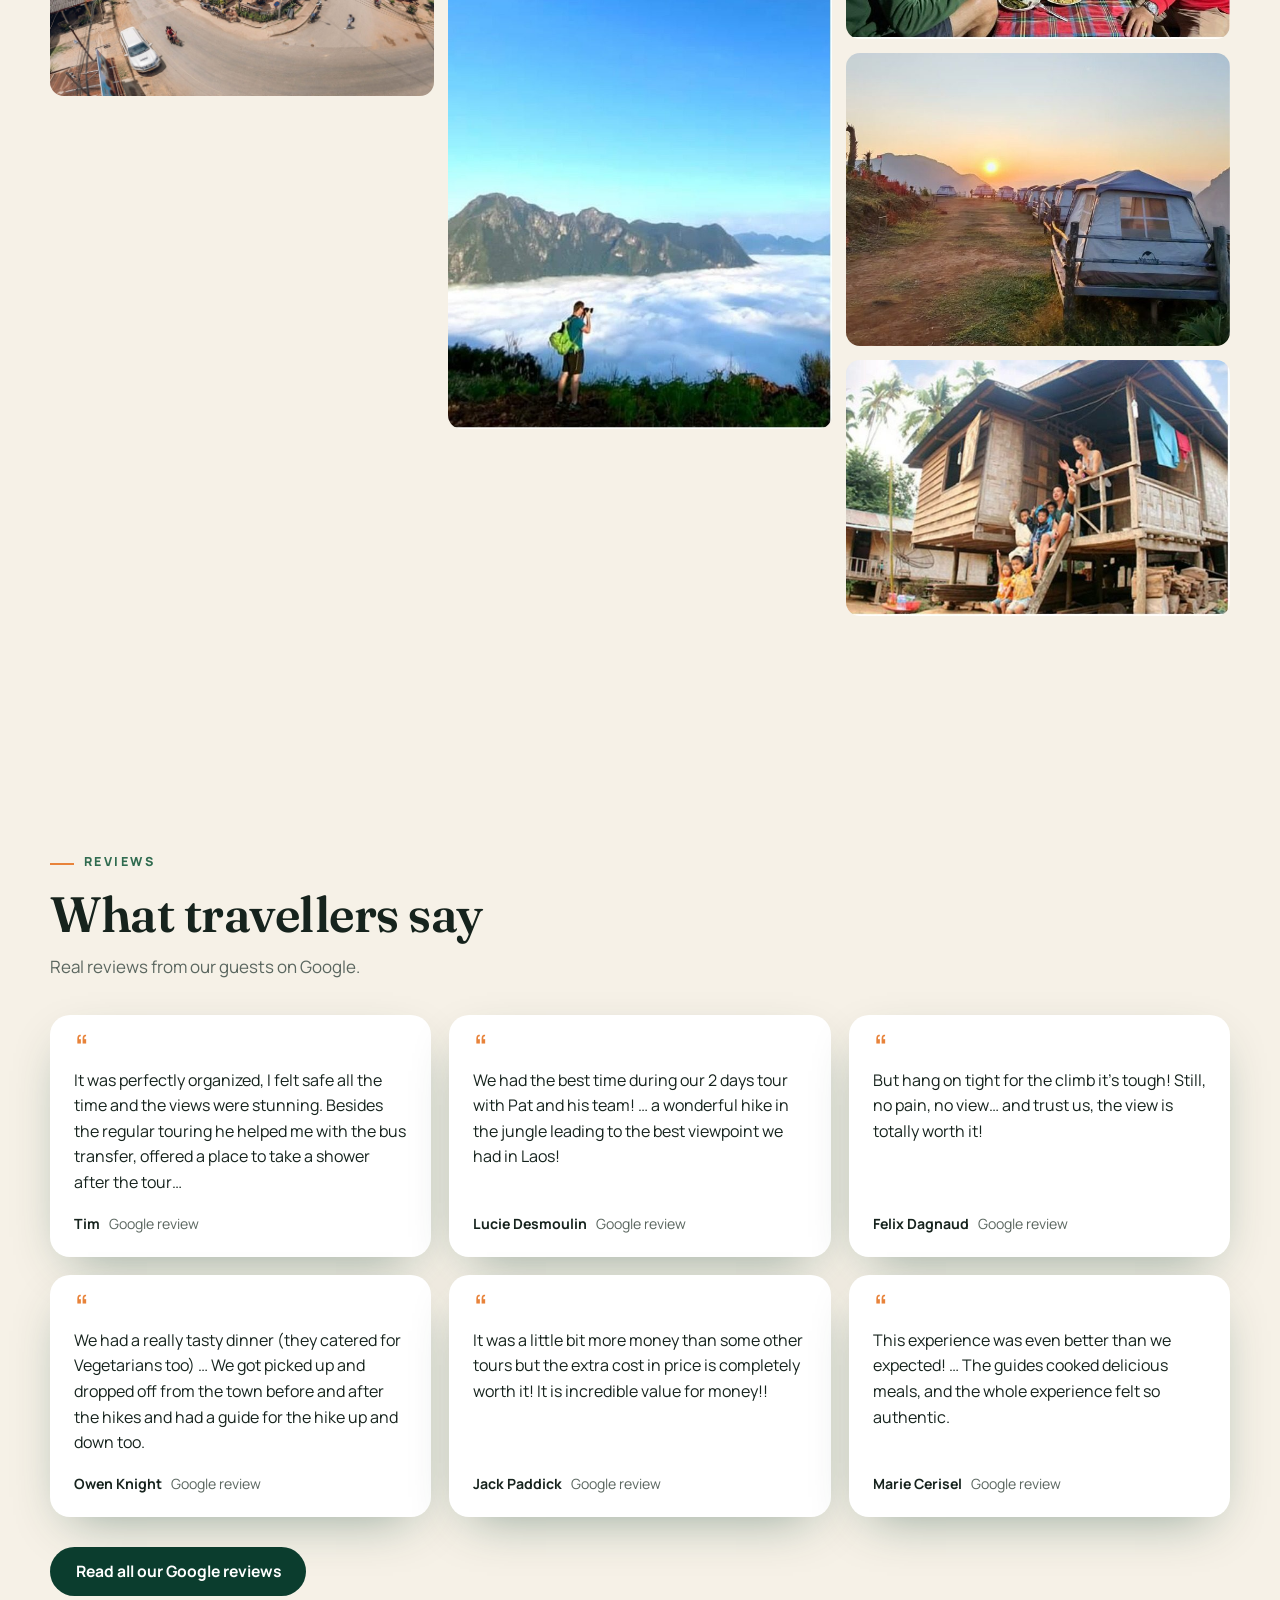
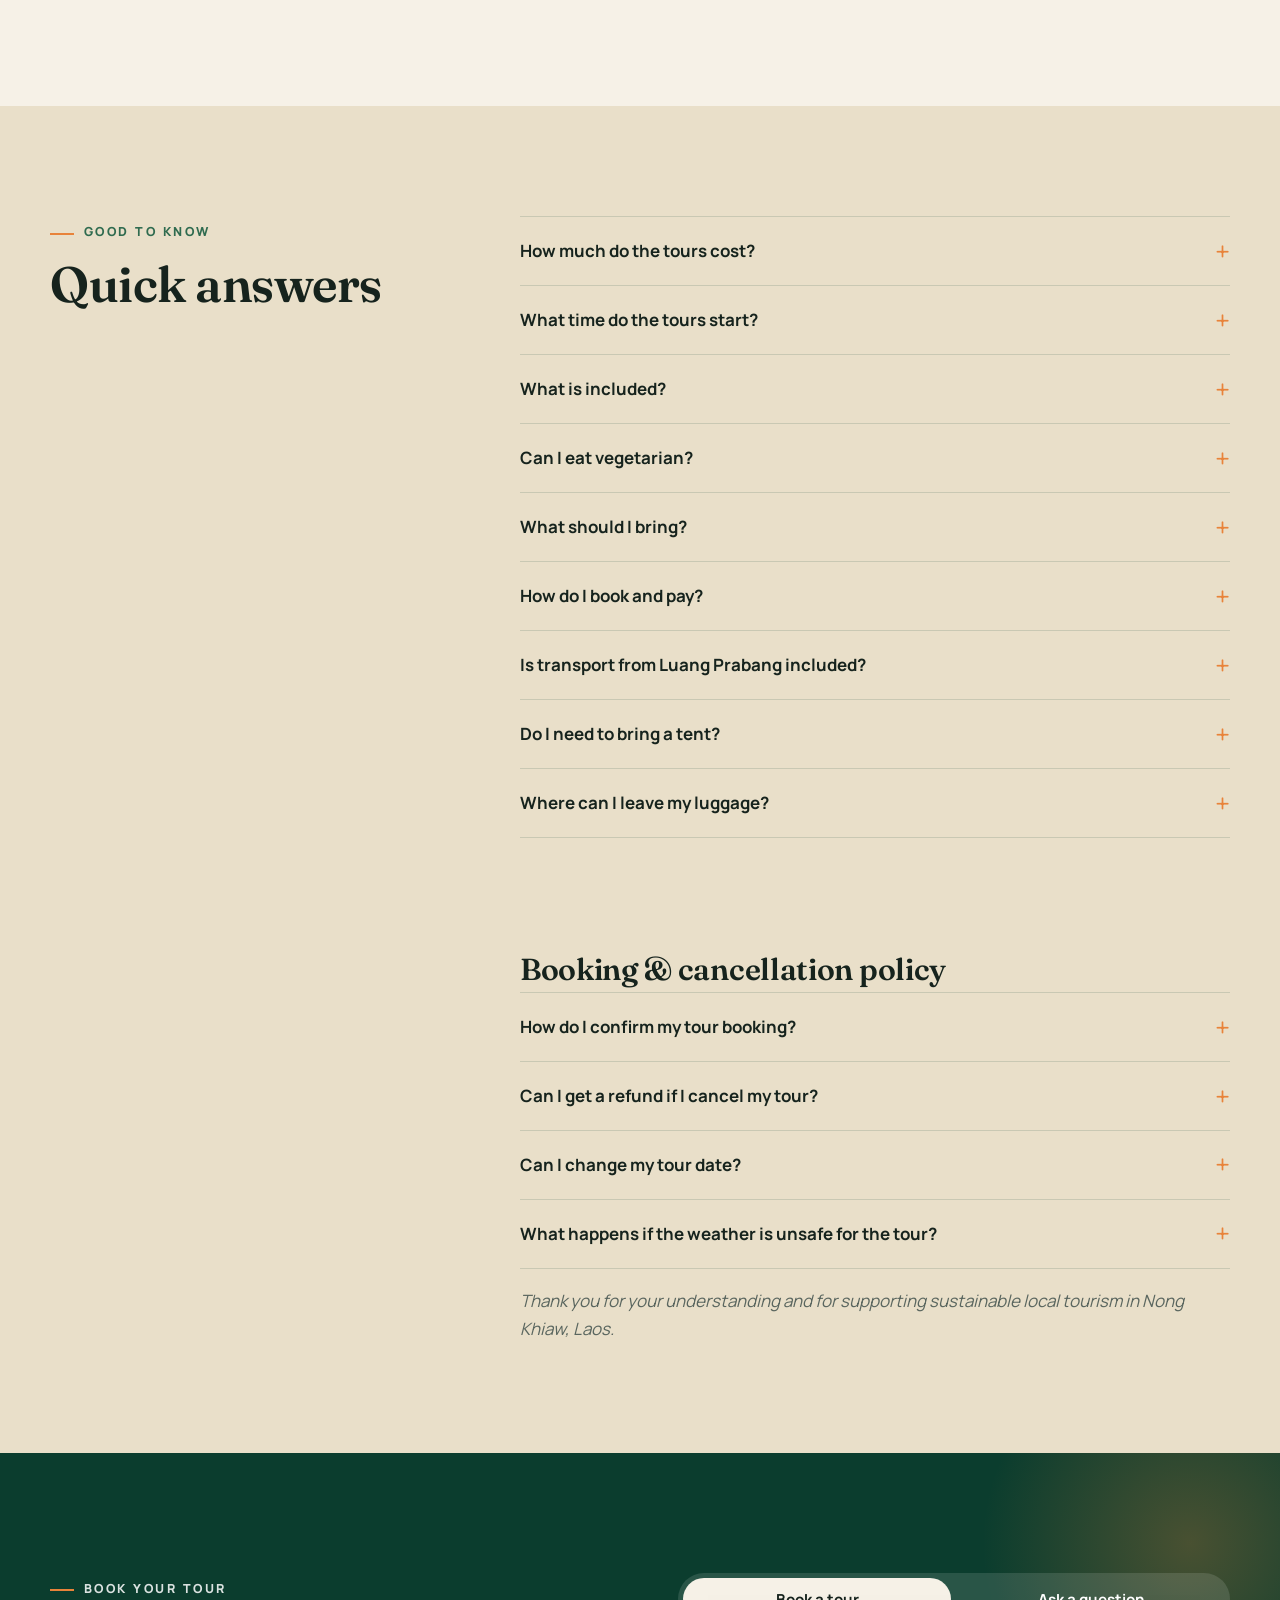
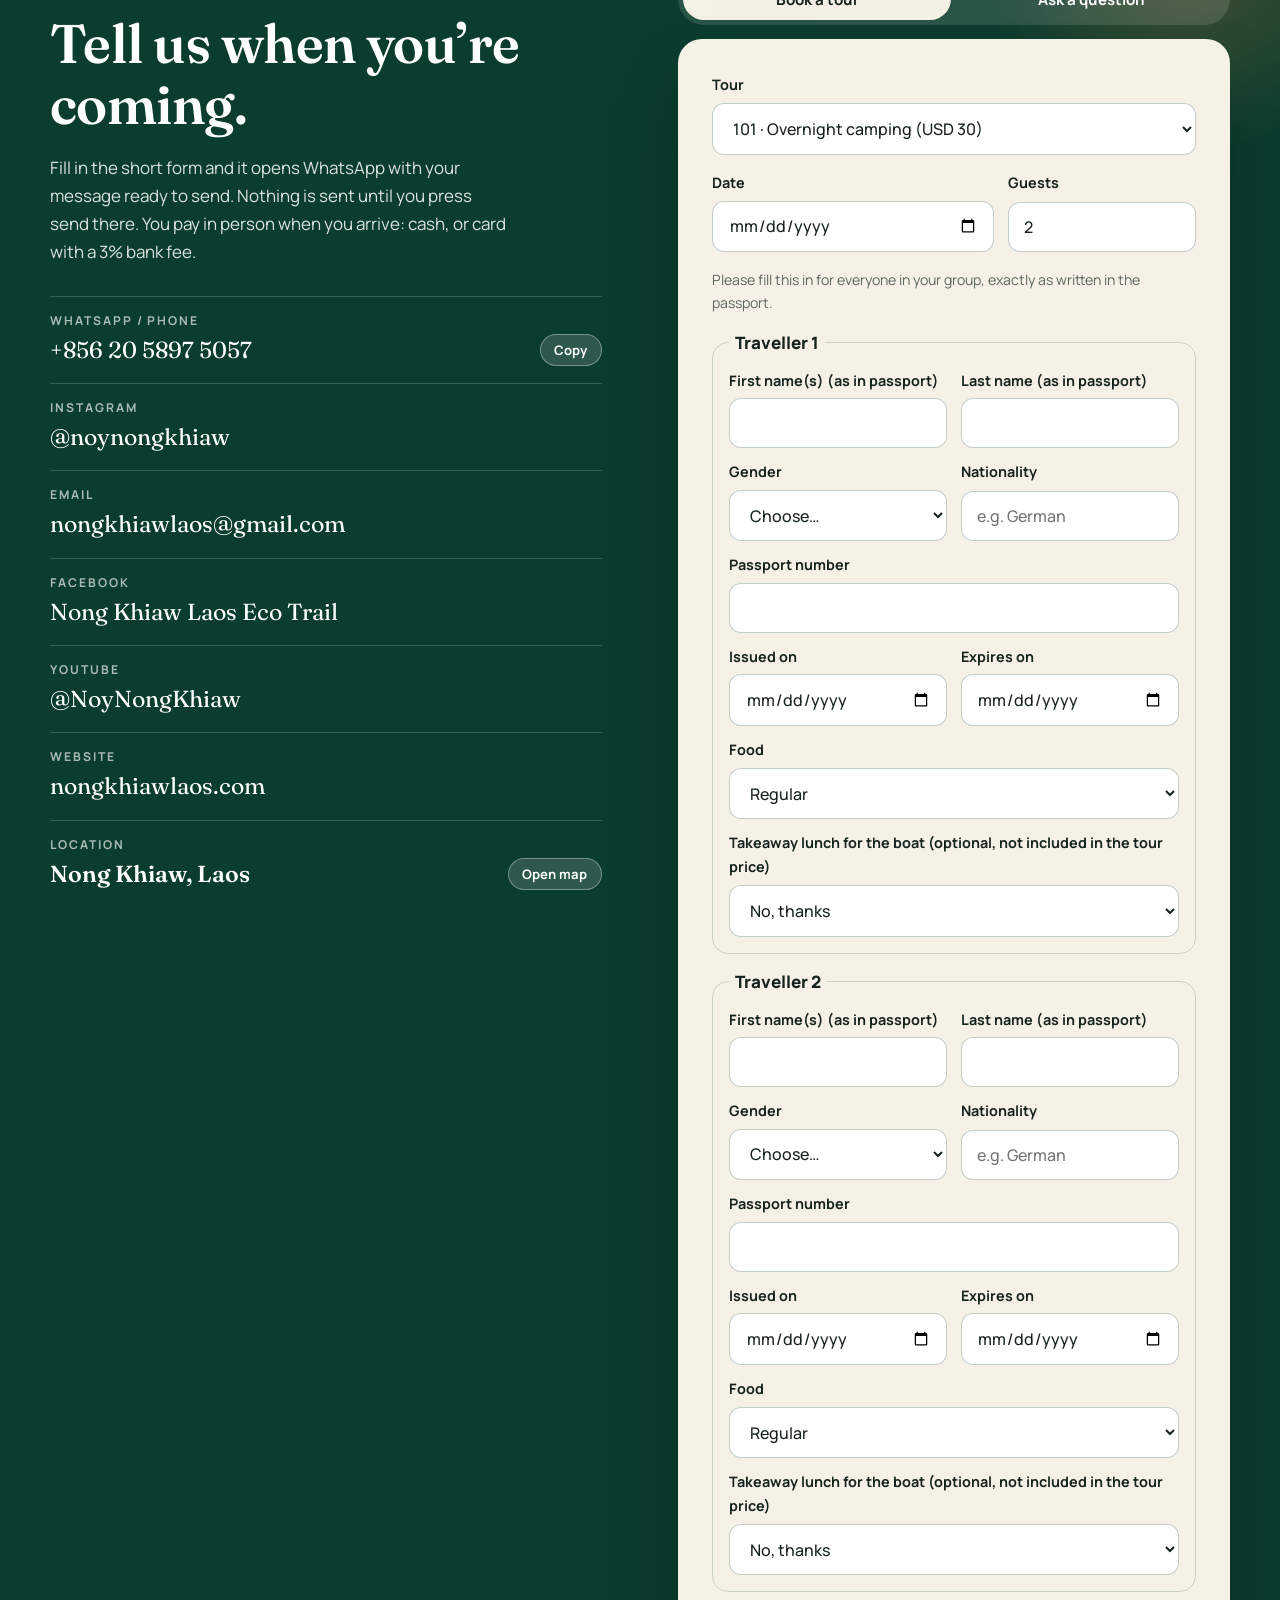
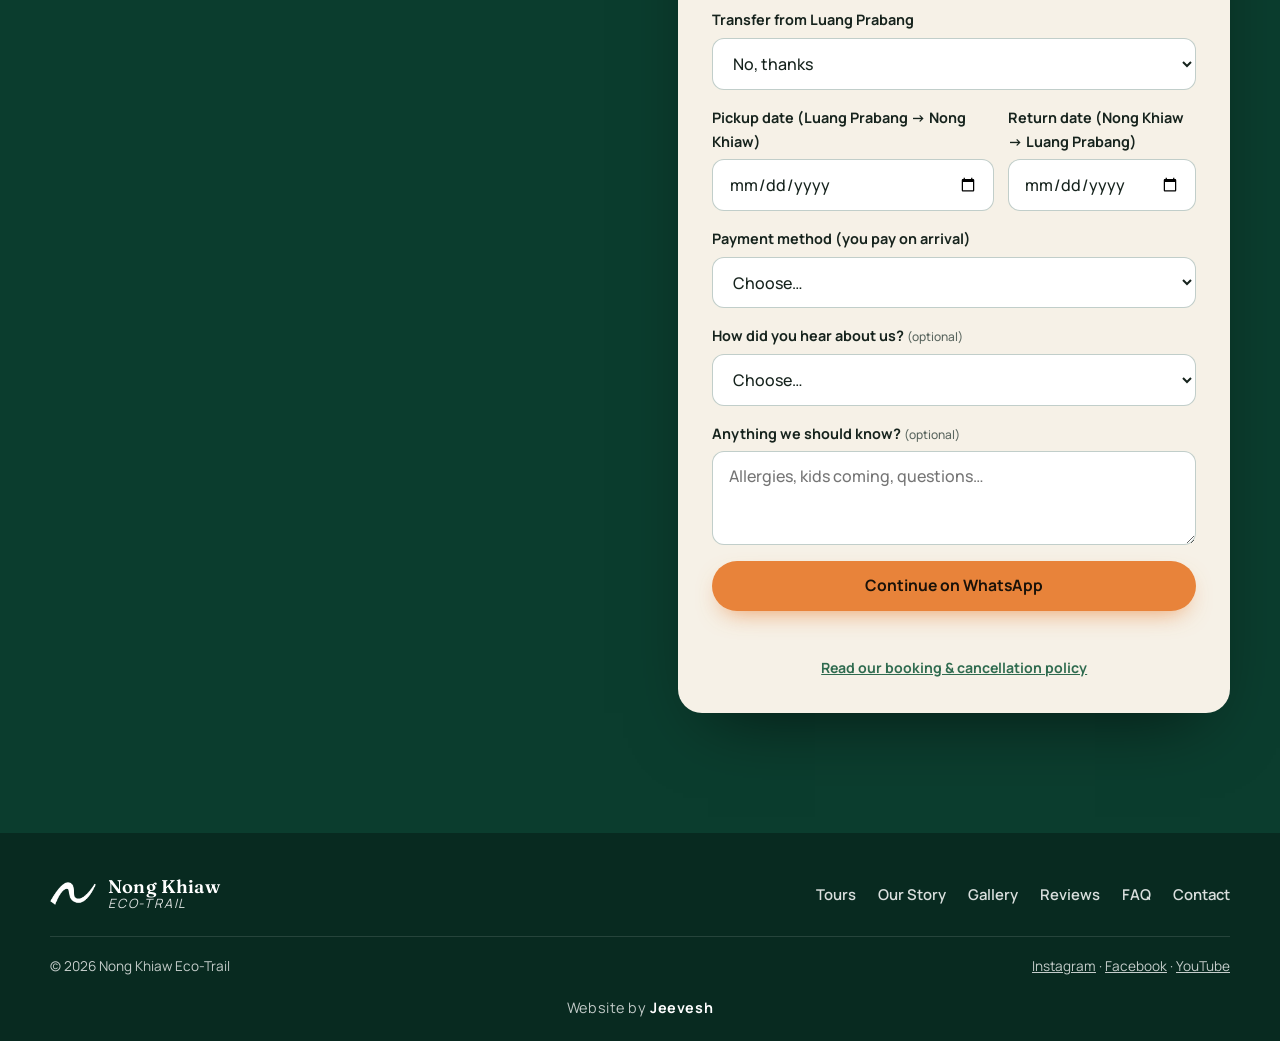
<file: eco_bungalows/index.html>
<!doctype html>
<html lang="en"><head><meta charset="utf-8"><meta name="viewport" content="width=device-width,initial-scale=1">
<title>Nong Khiaw Eco-Trail</title><meta name="robots" content="noindex"><link rel="canonical" href="../">
<meta http-equiv="refresh" content="0; url=../"><script>location.replace('../');</script></head>
<body><p><a href="../">Continue to Nong Khiaw Eco-Trail</a></p></body></html>
</file>
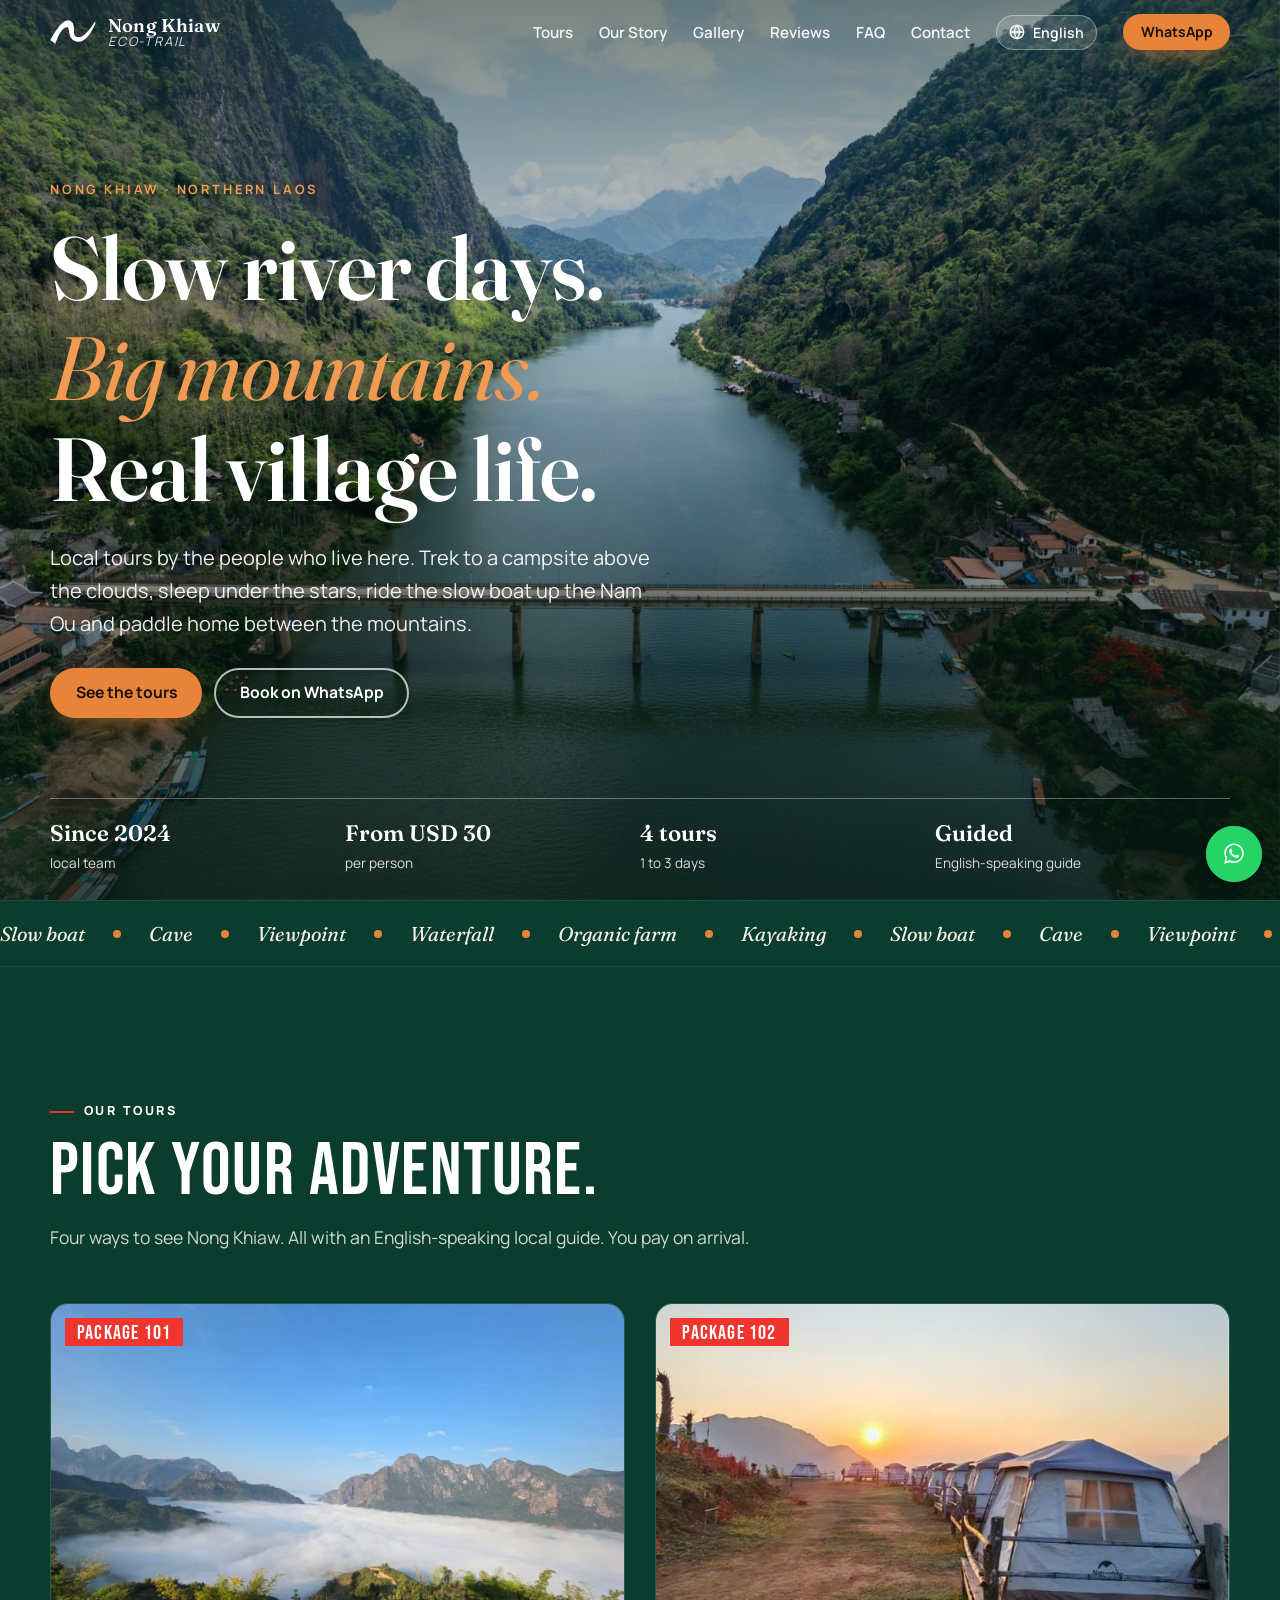
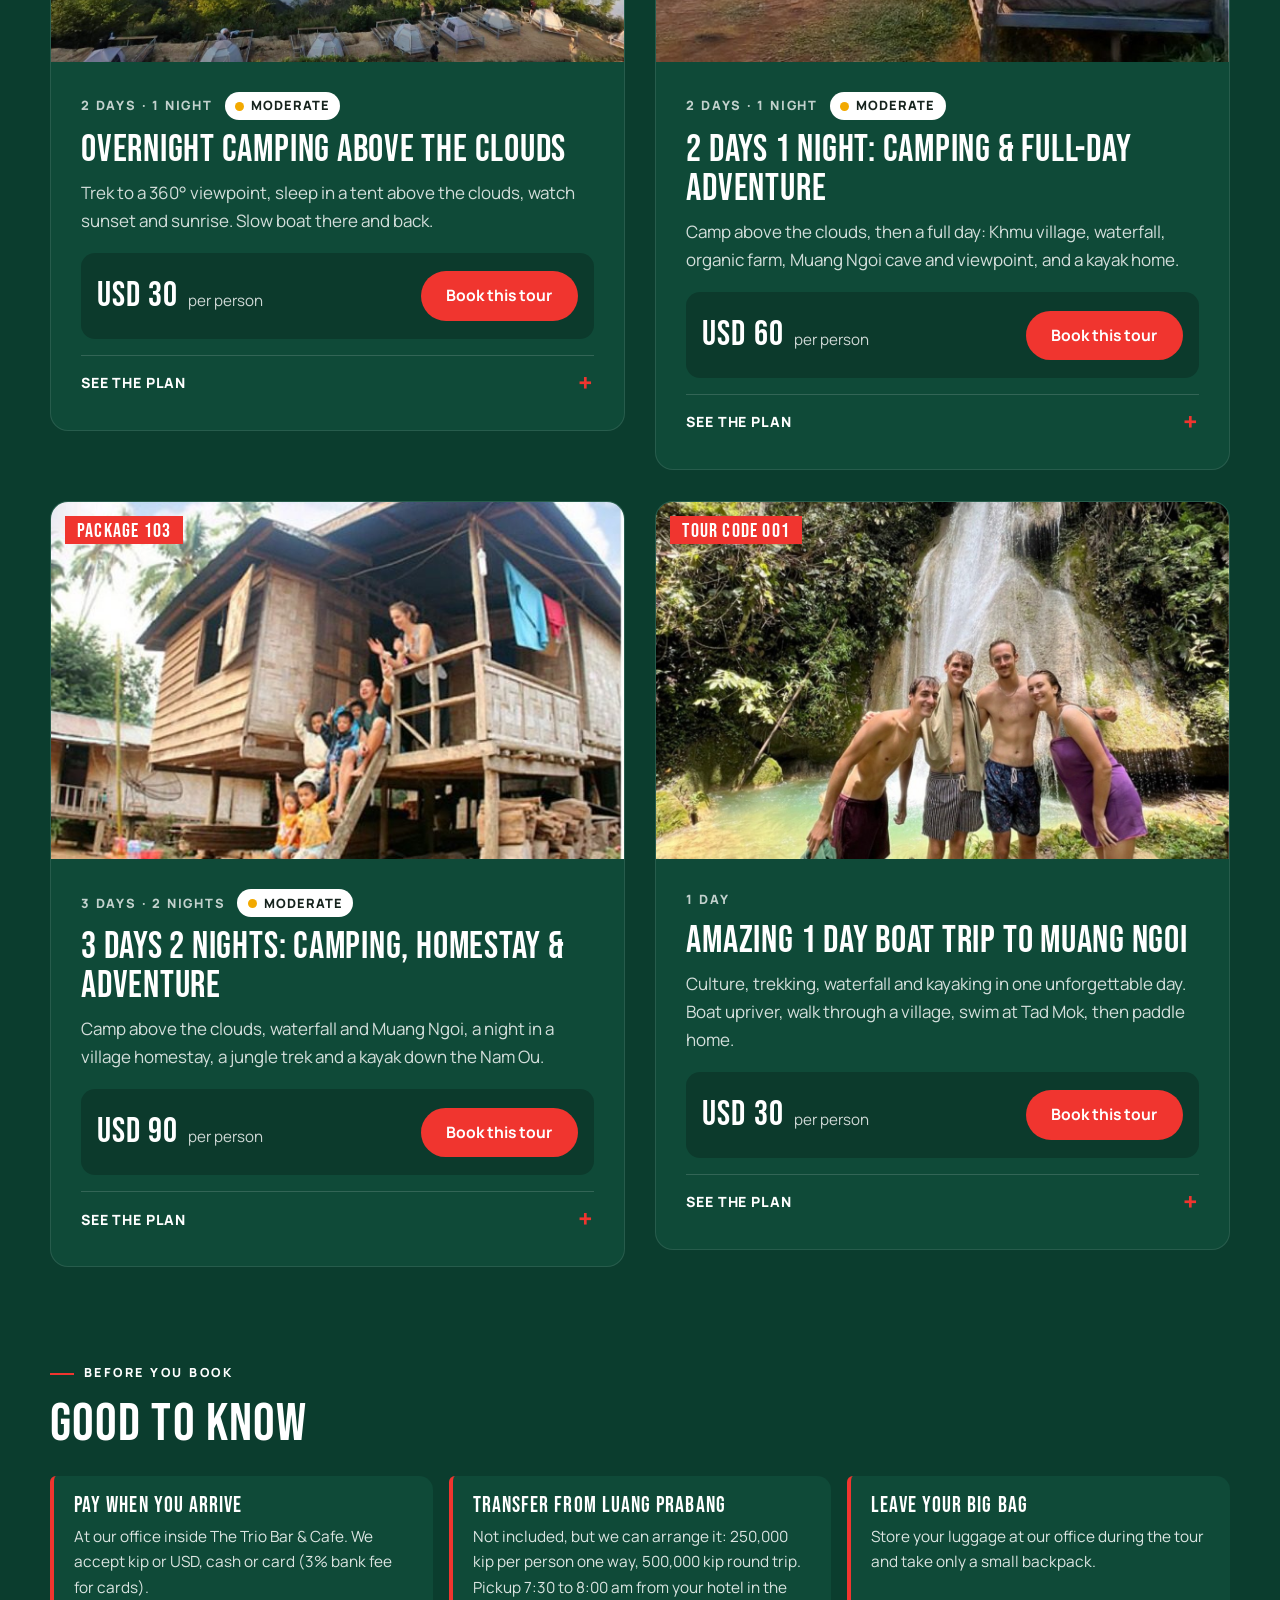
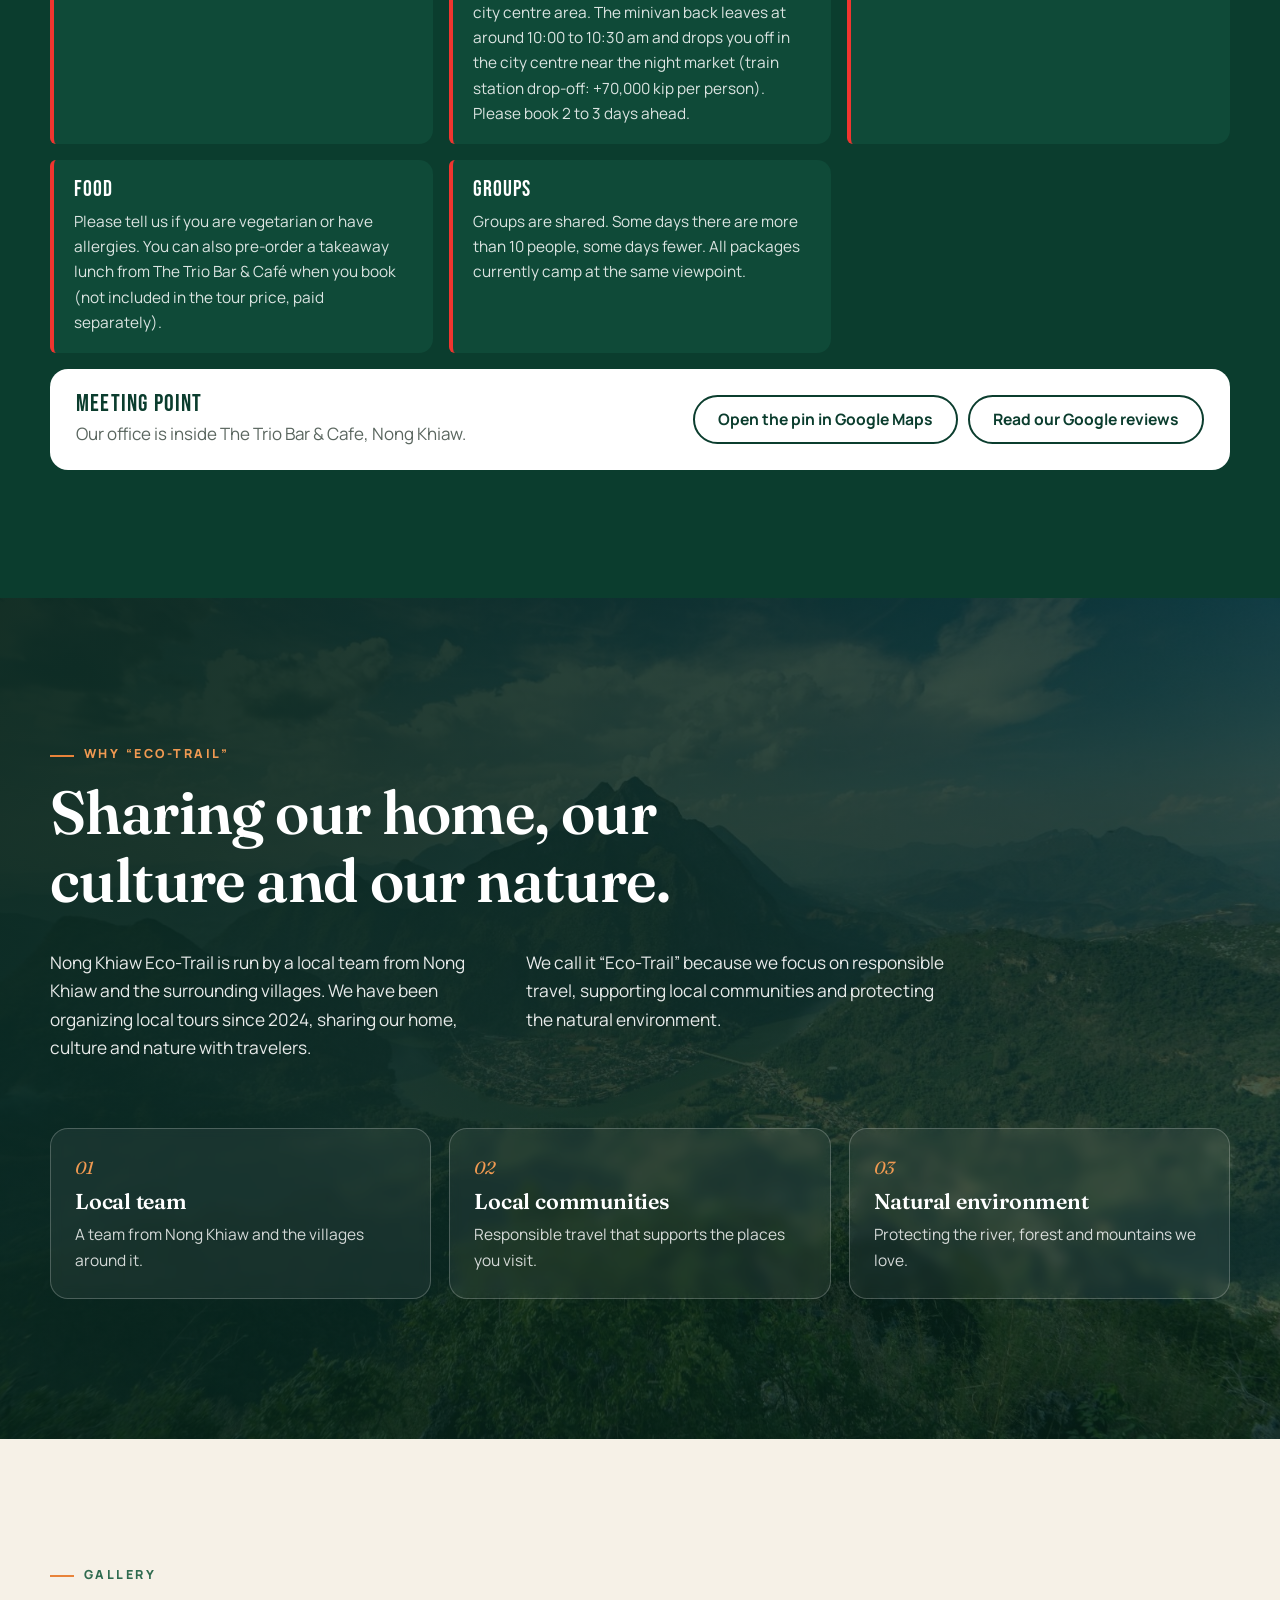
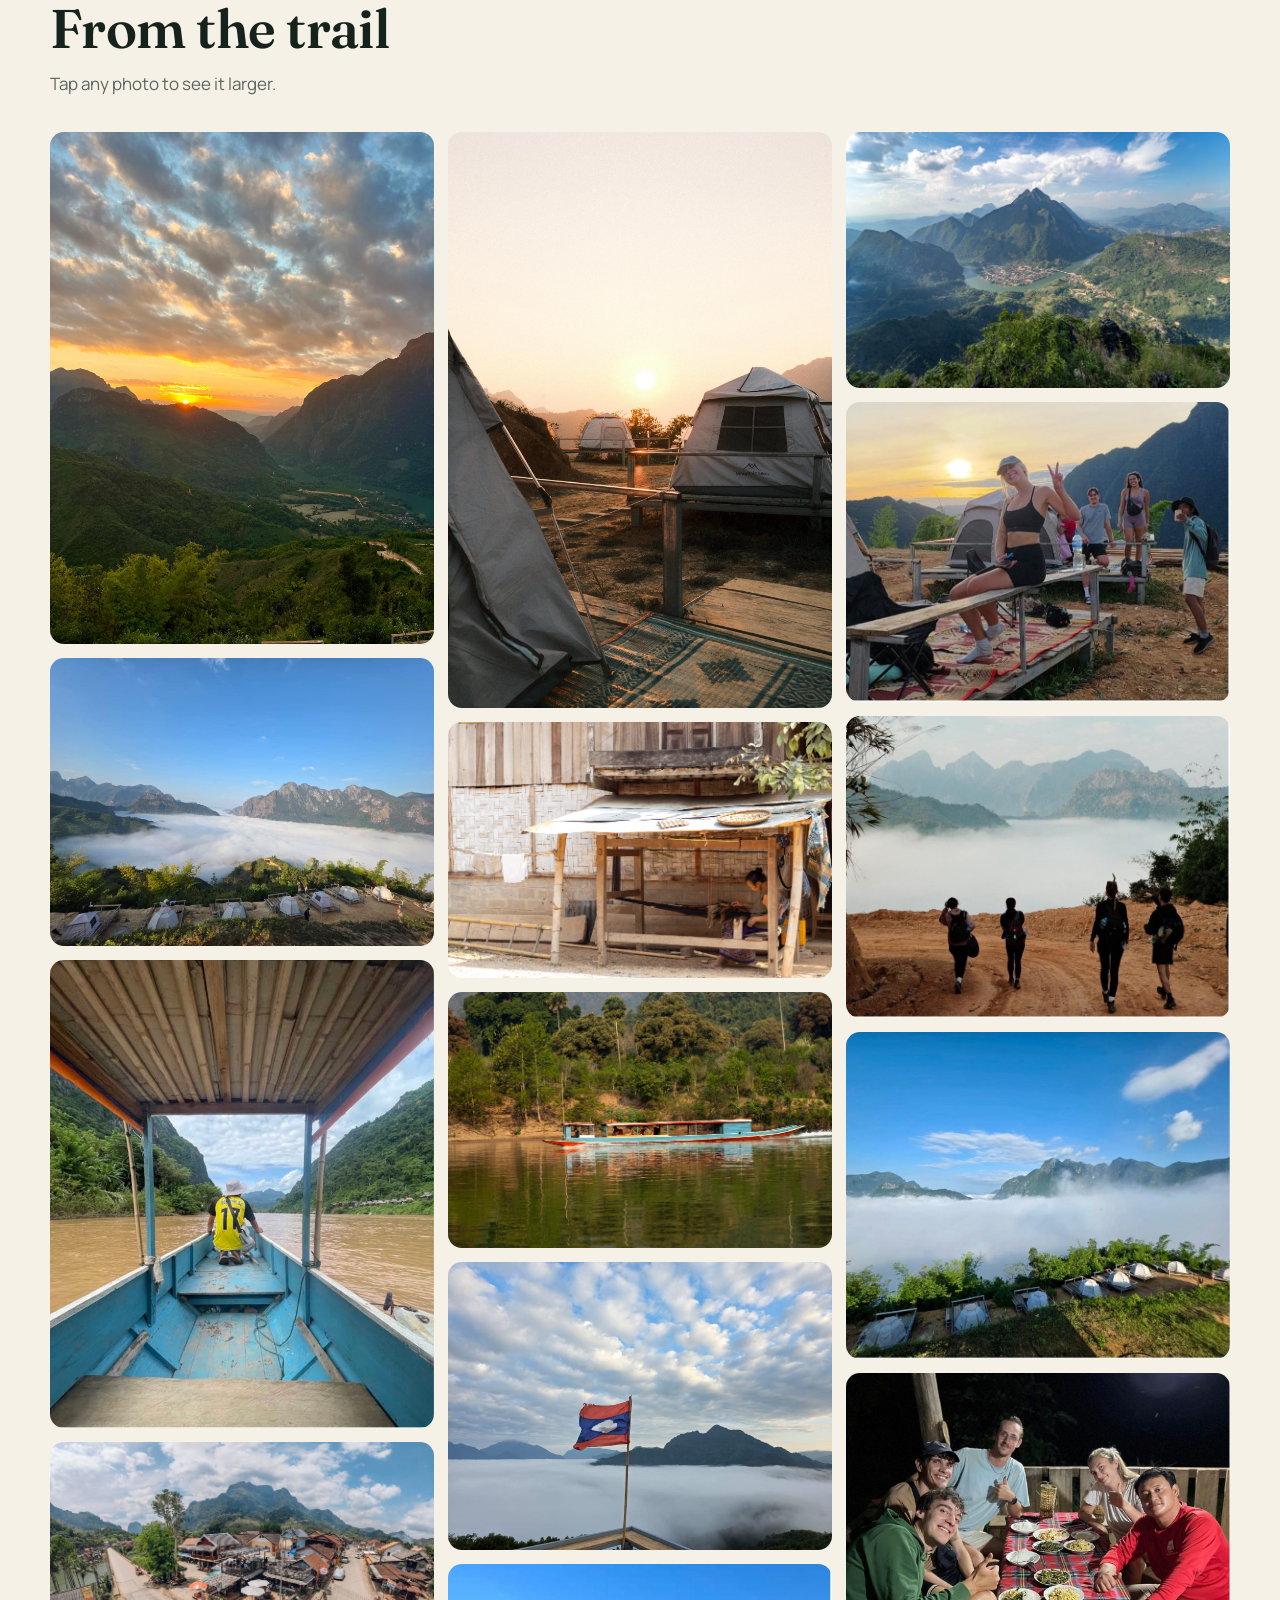
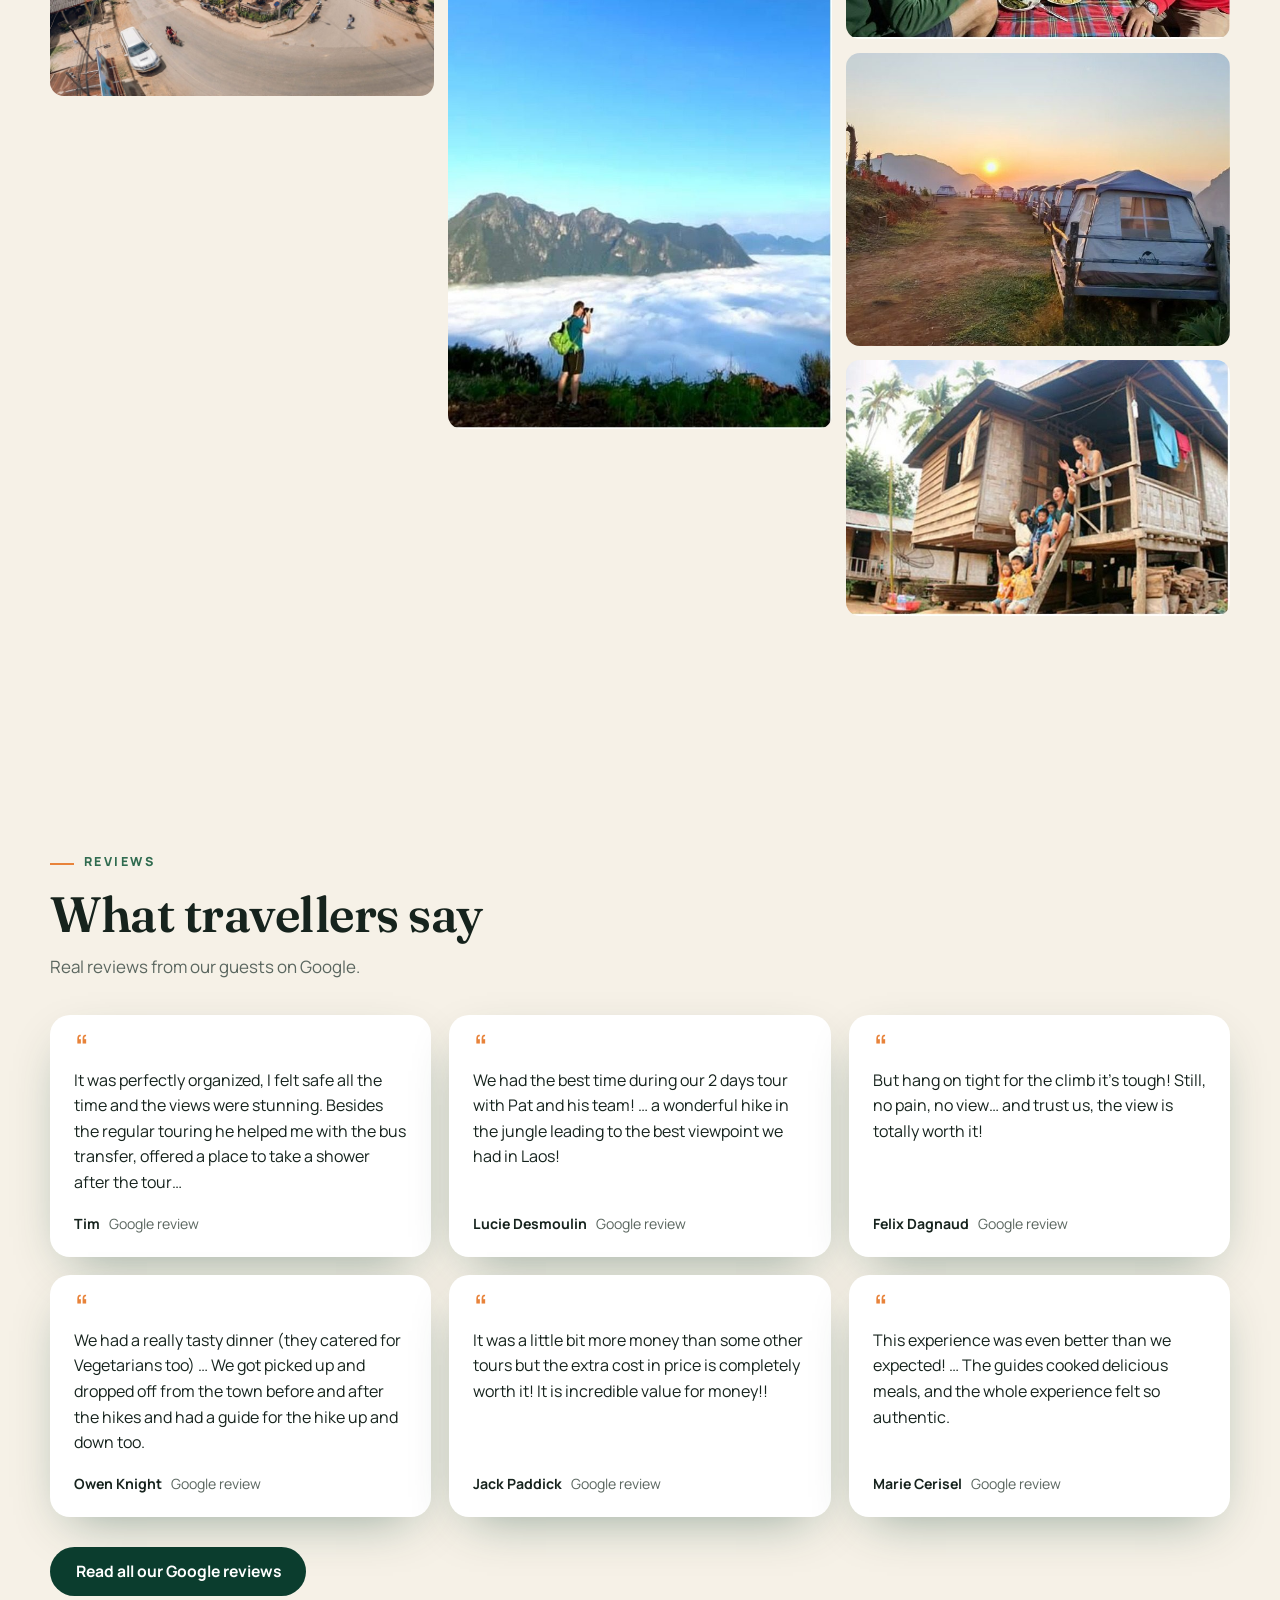
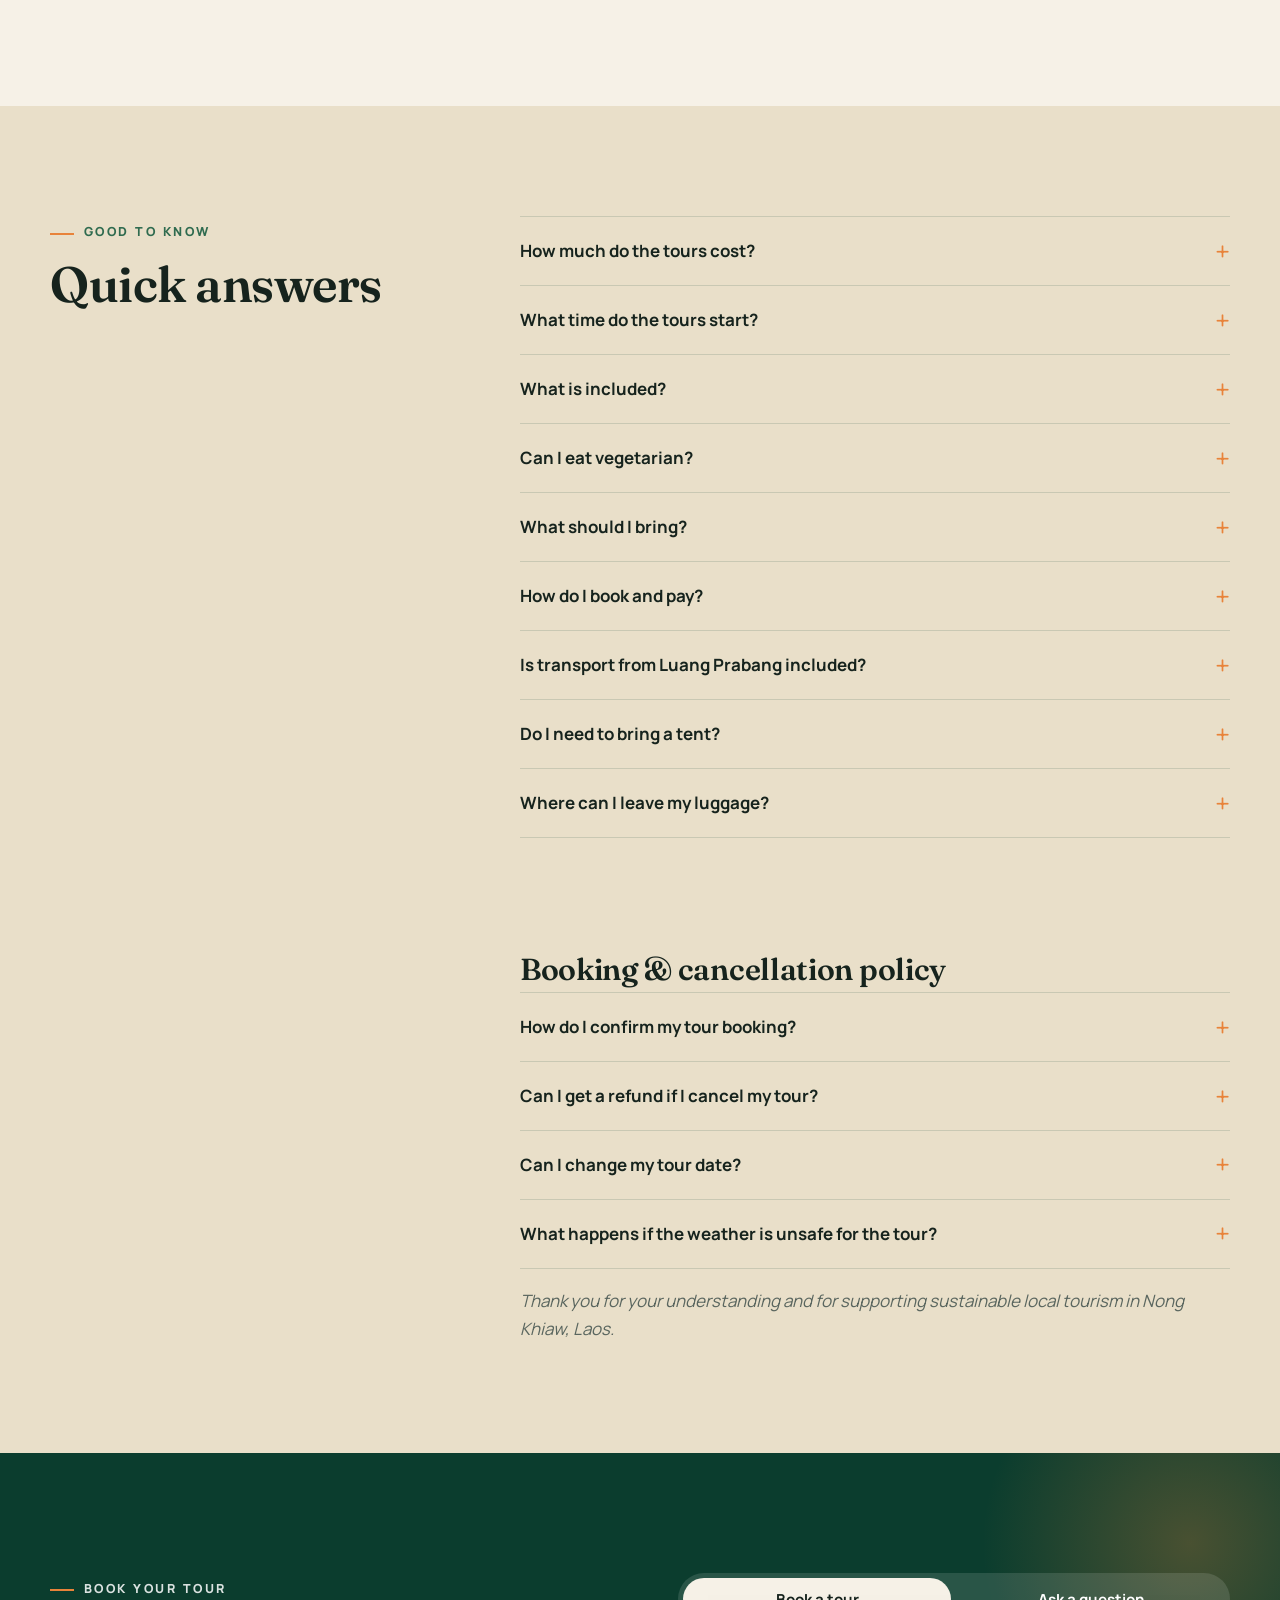
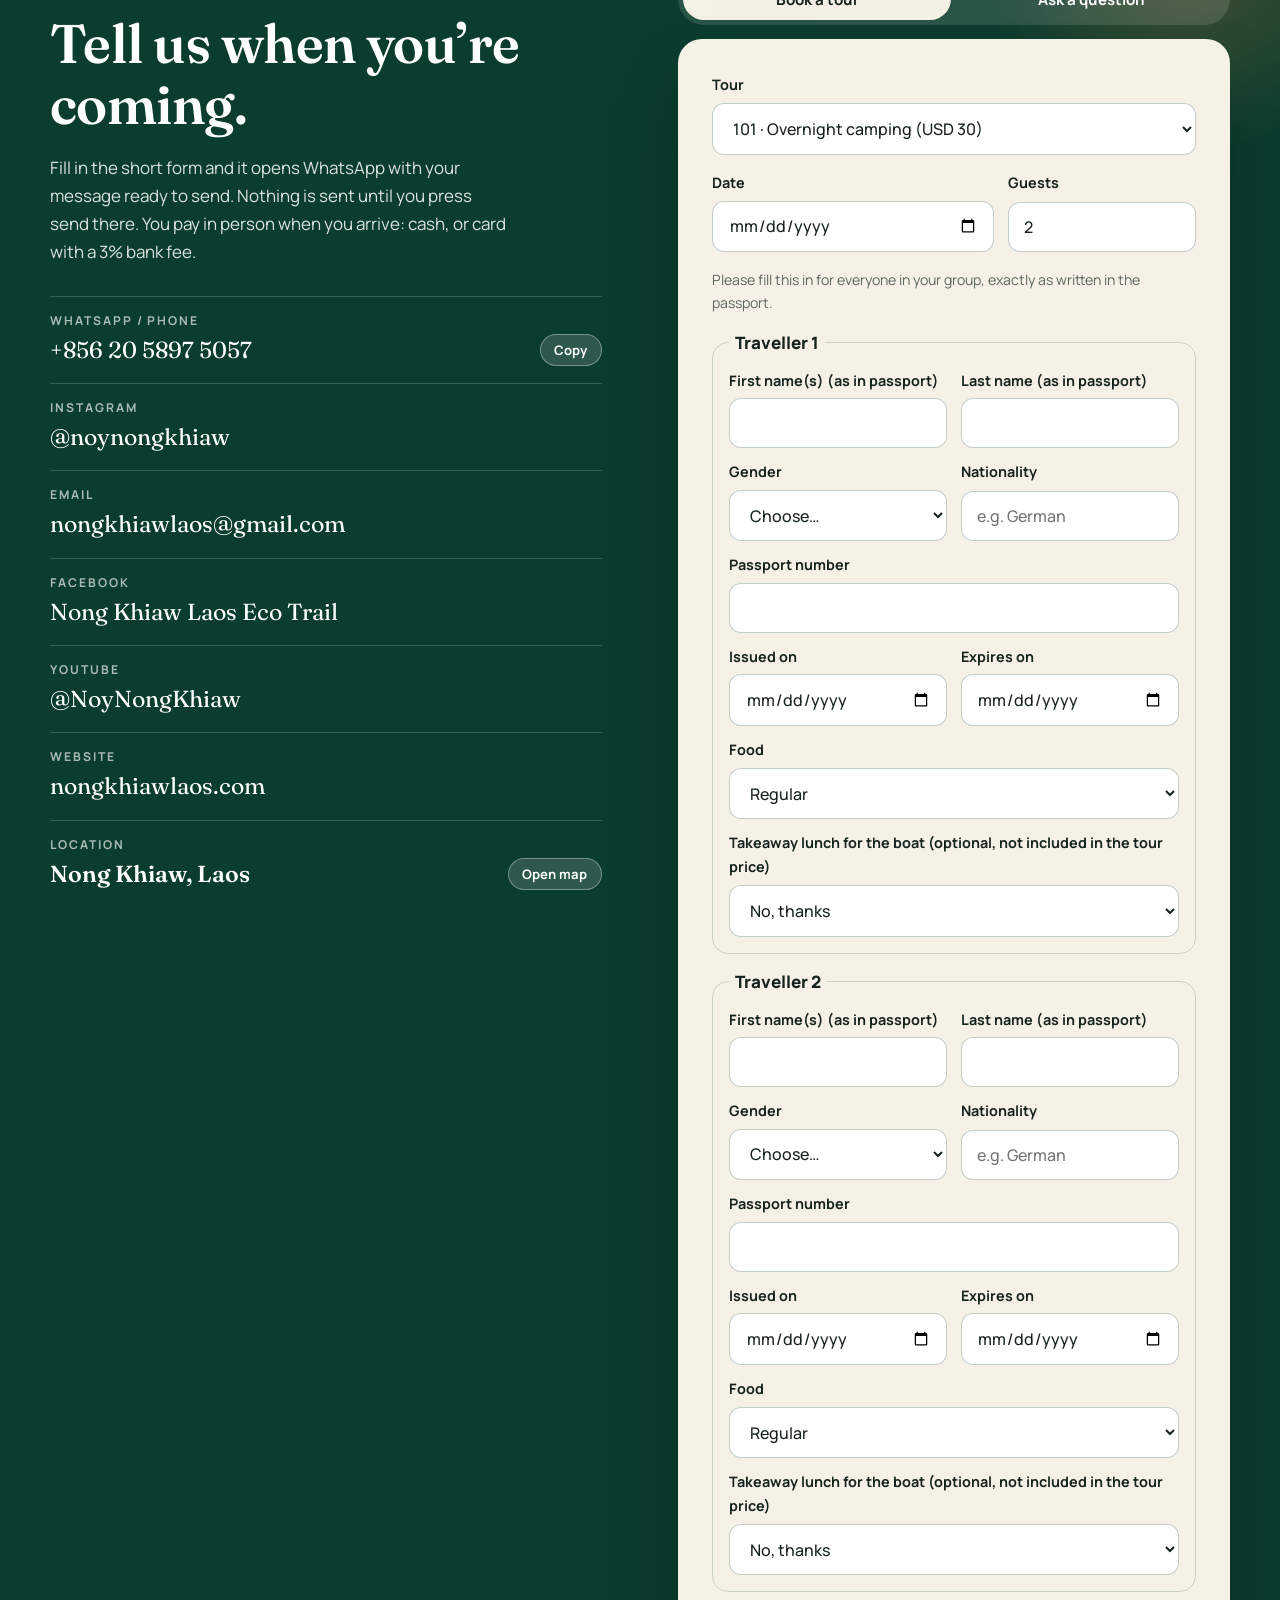
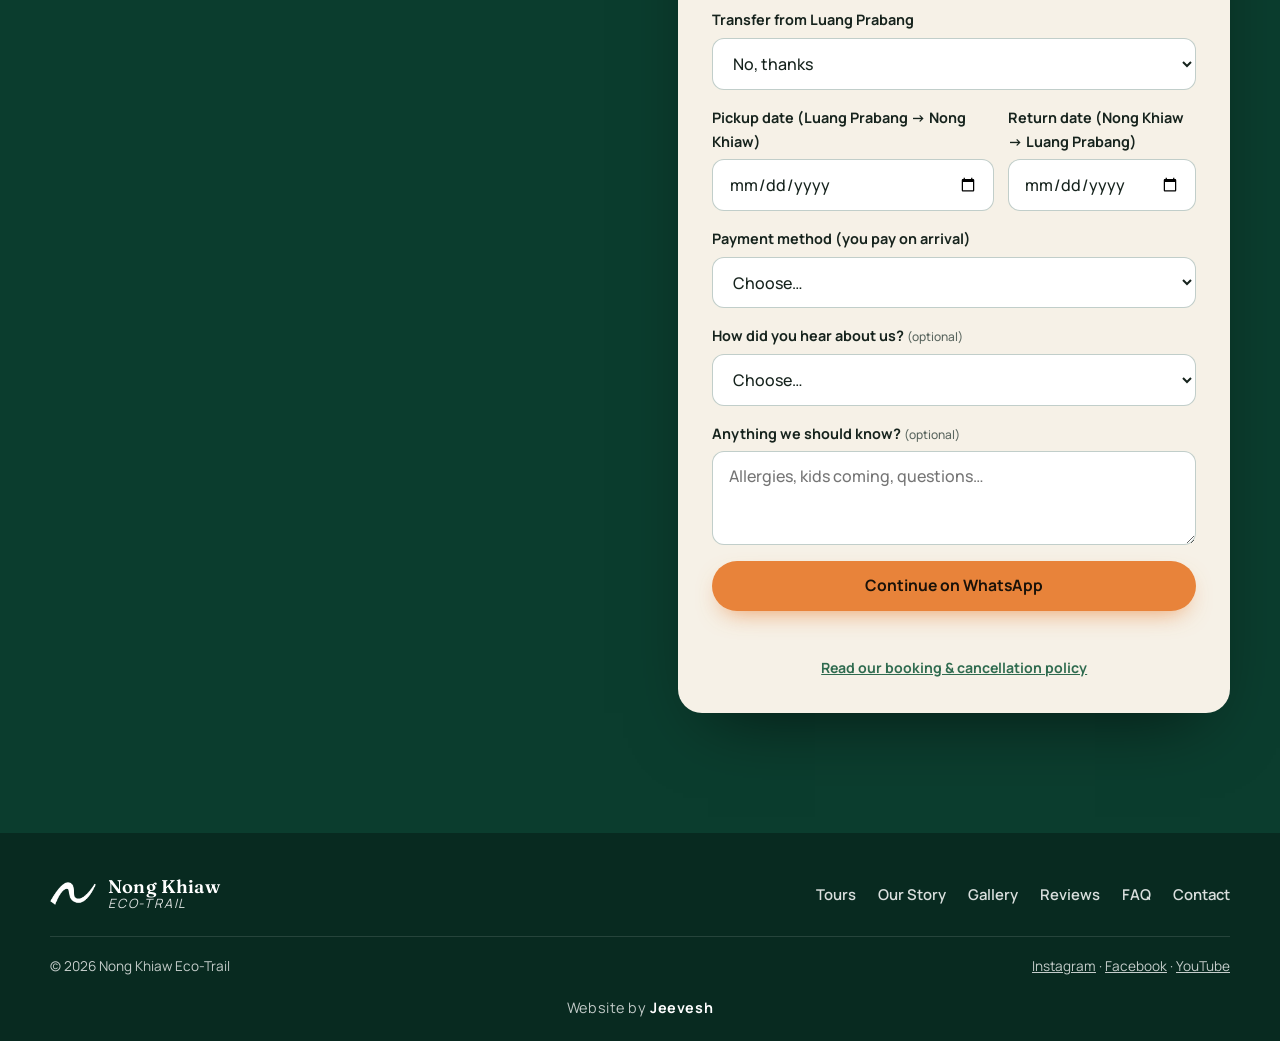
<file: nong-khiaw/index.html>
<!doctype html>
<html lang="en"><head><meta charset="utf-8"><meta name="viewport" content="width=device-width,initial-scale=1">
<title>Nong Khiaw Eco-Trail</title><meta name="robots" content="noindex"><link rel="canonical" href="../">
<meta http-equiv="refresh" content="0; url=../#story"><script>location.replace('../#story');</script></head>
<body><p><a href="../#story">Continue to Nong Khiaw Eco-Trail</a></p></body></html>
</file>
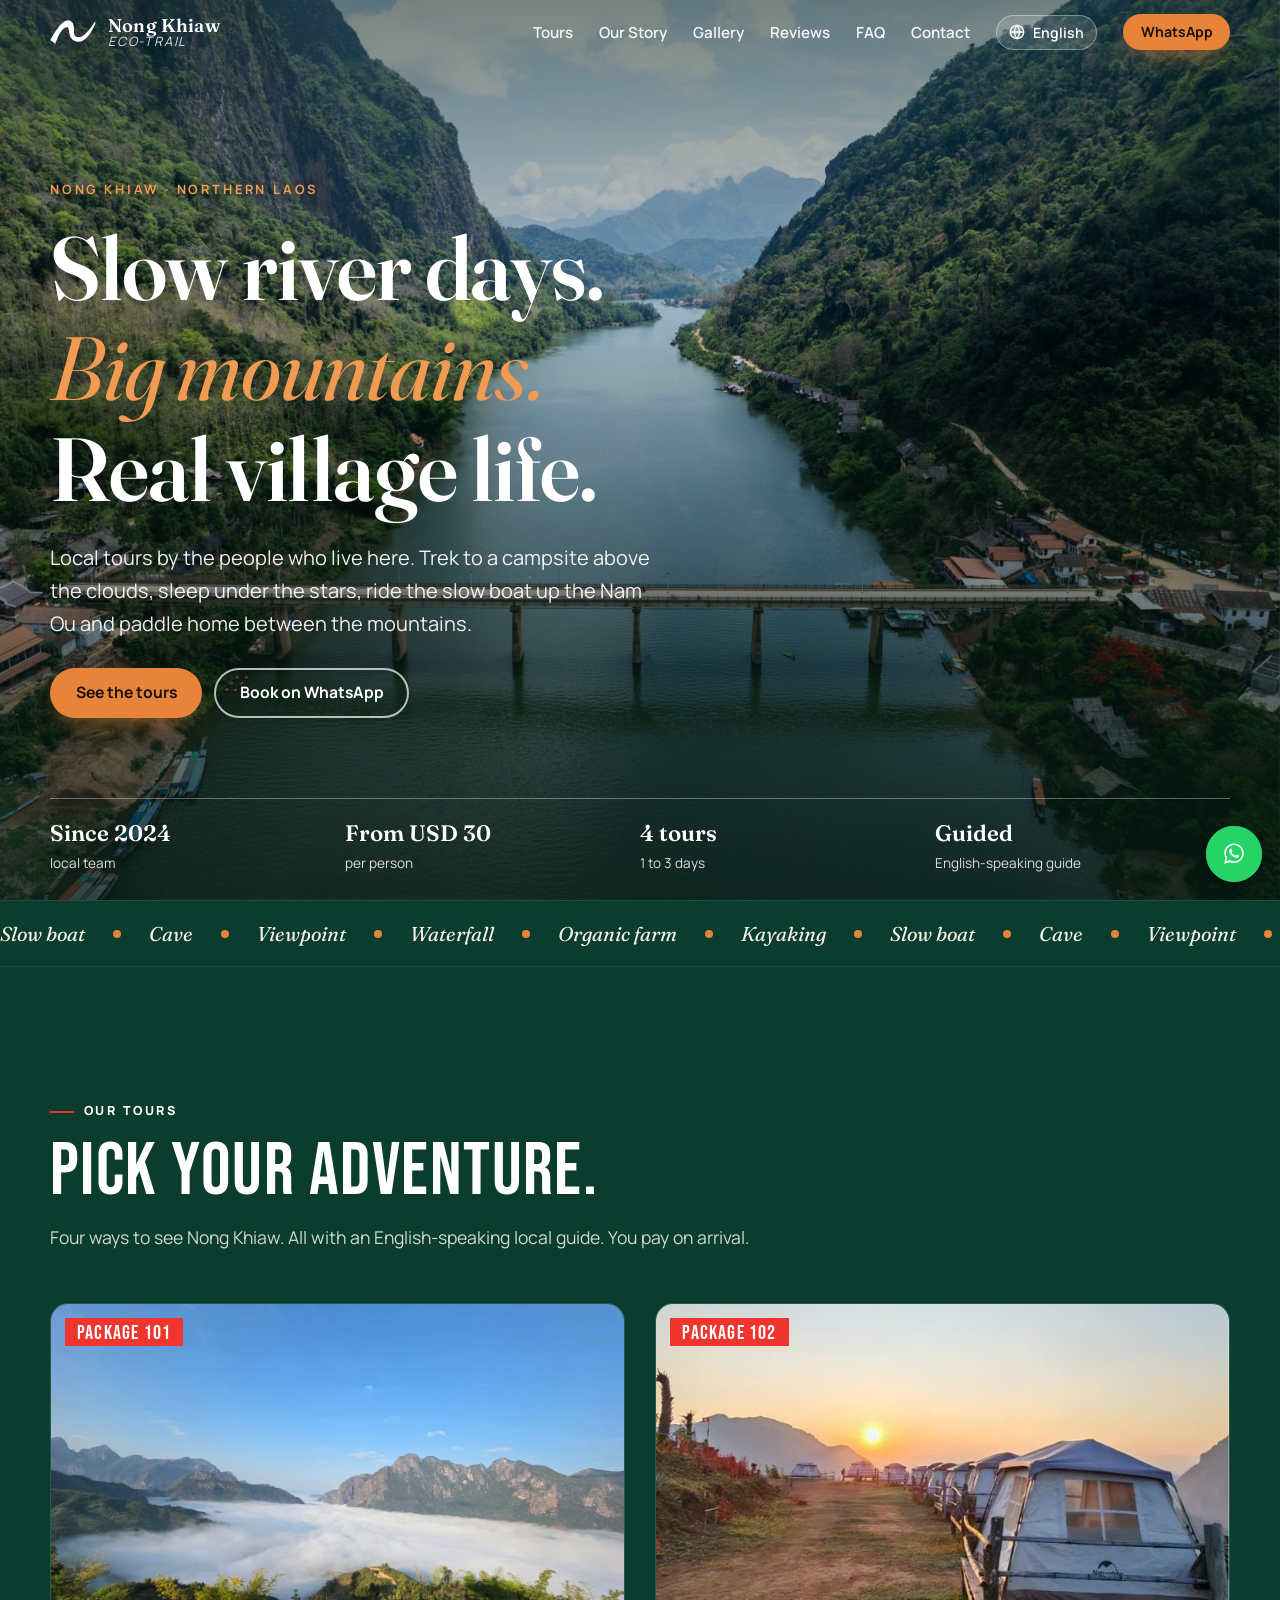
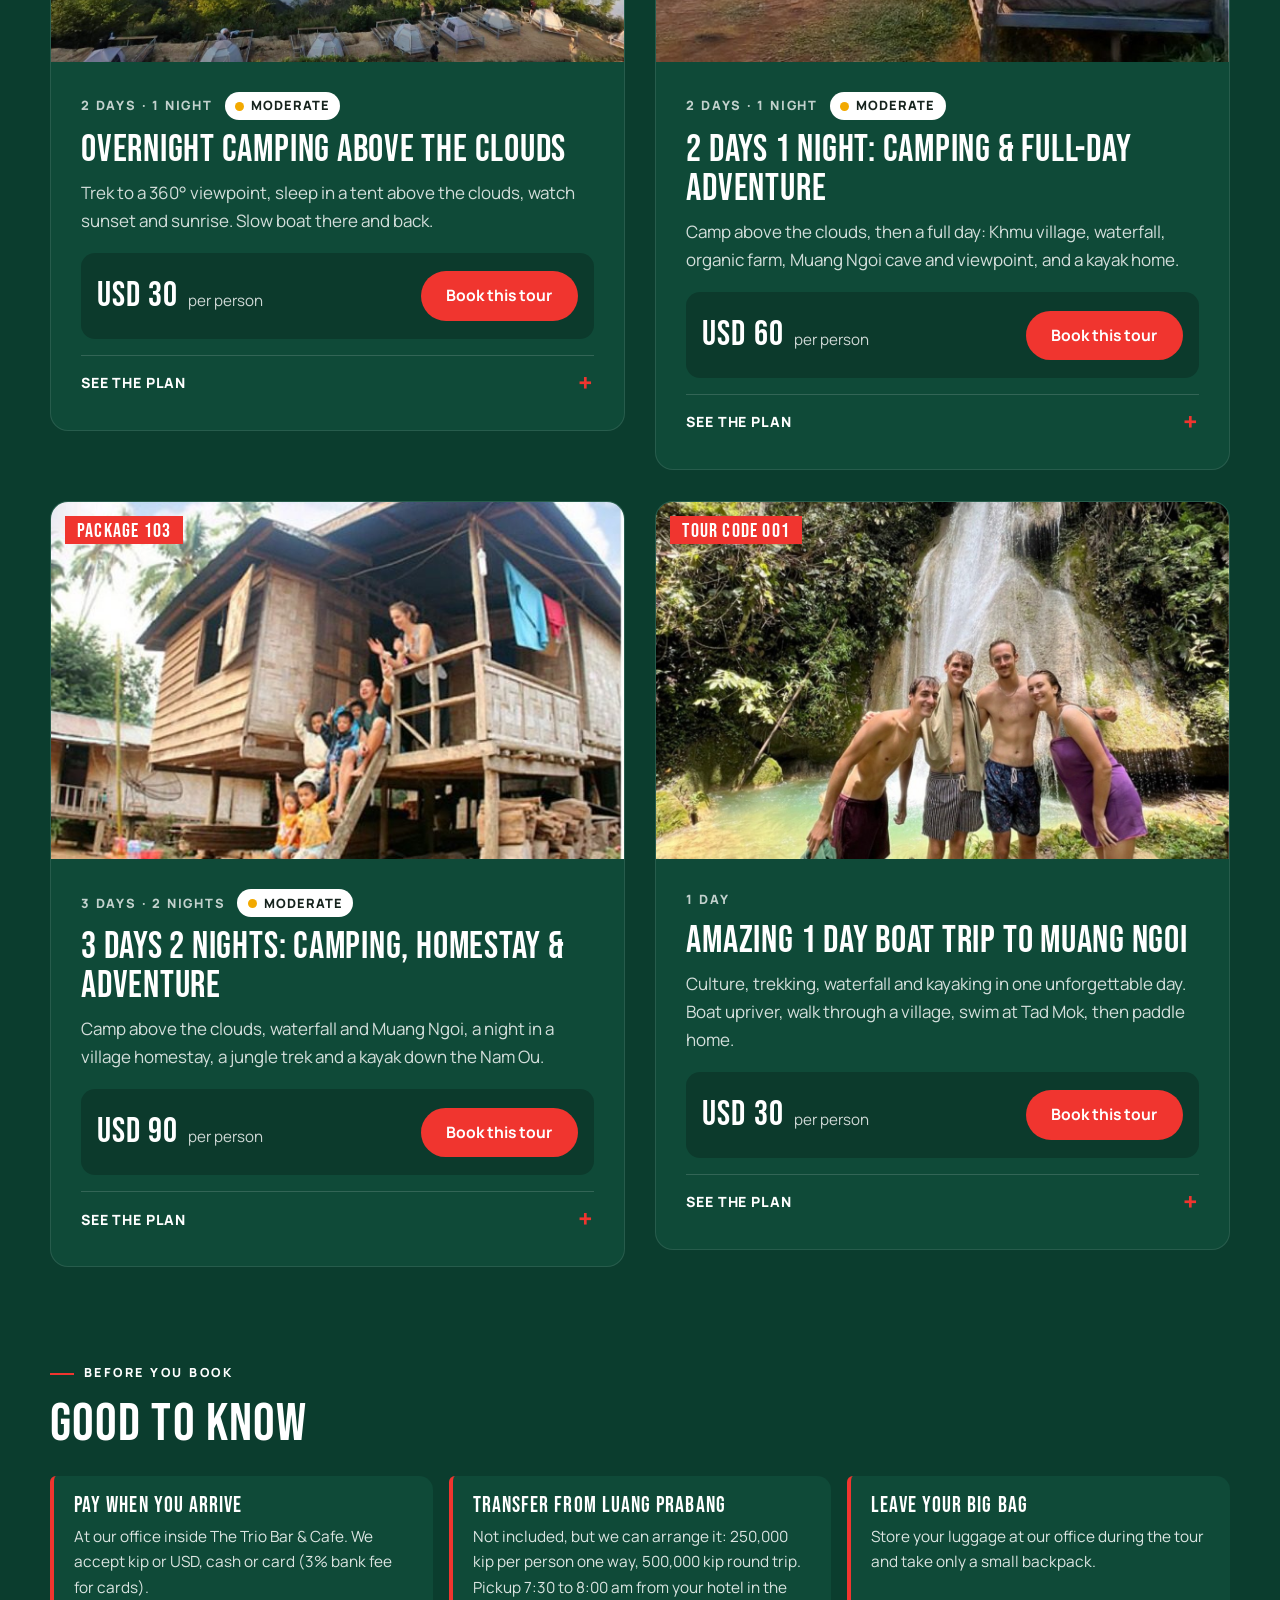
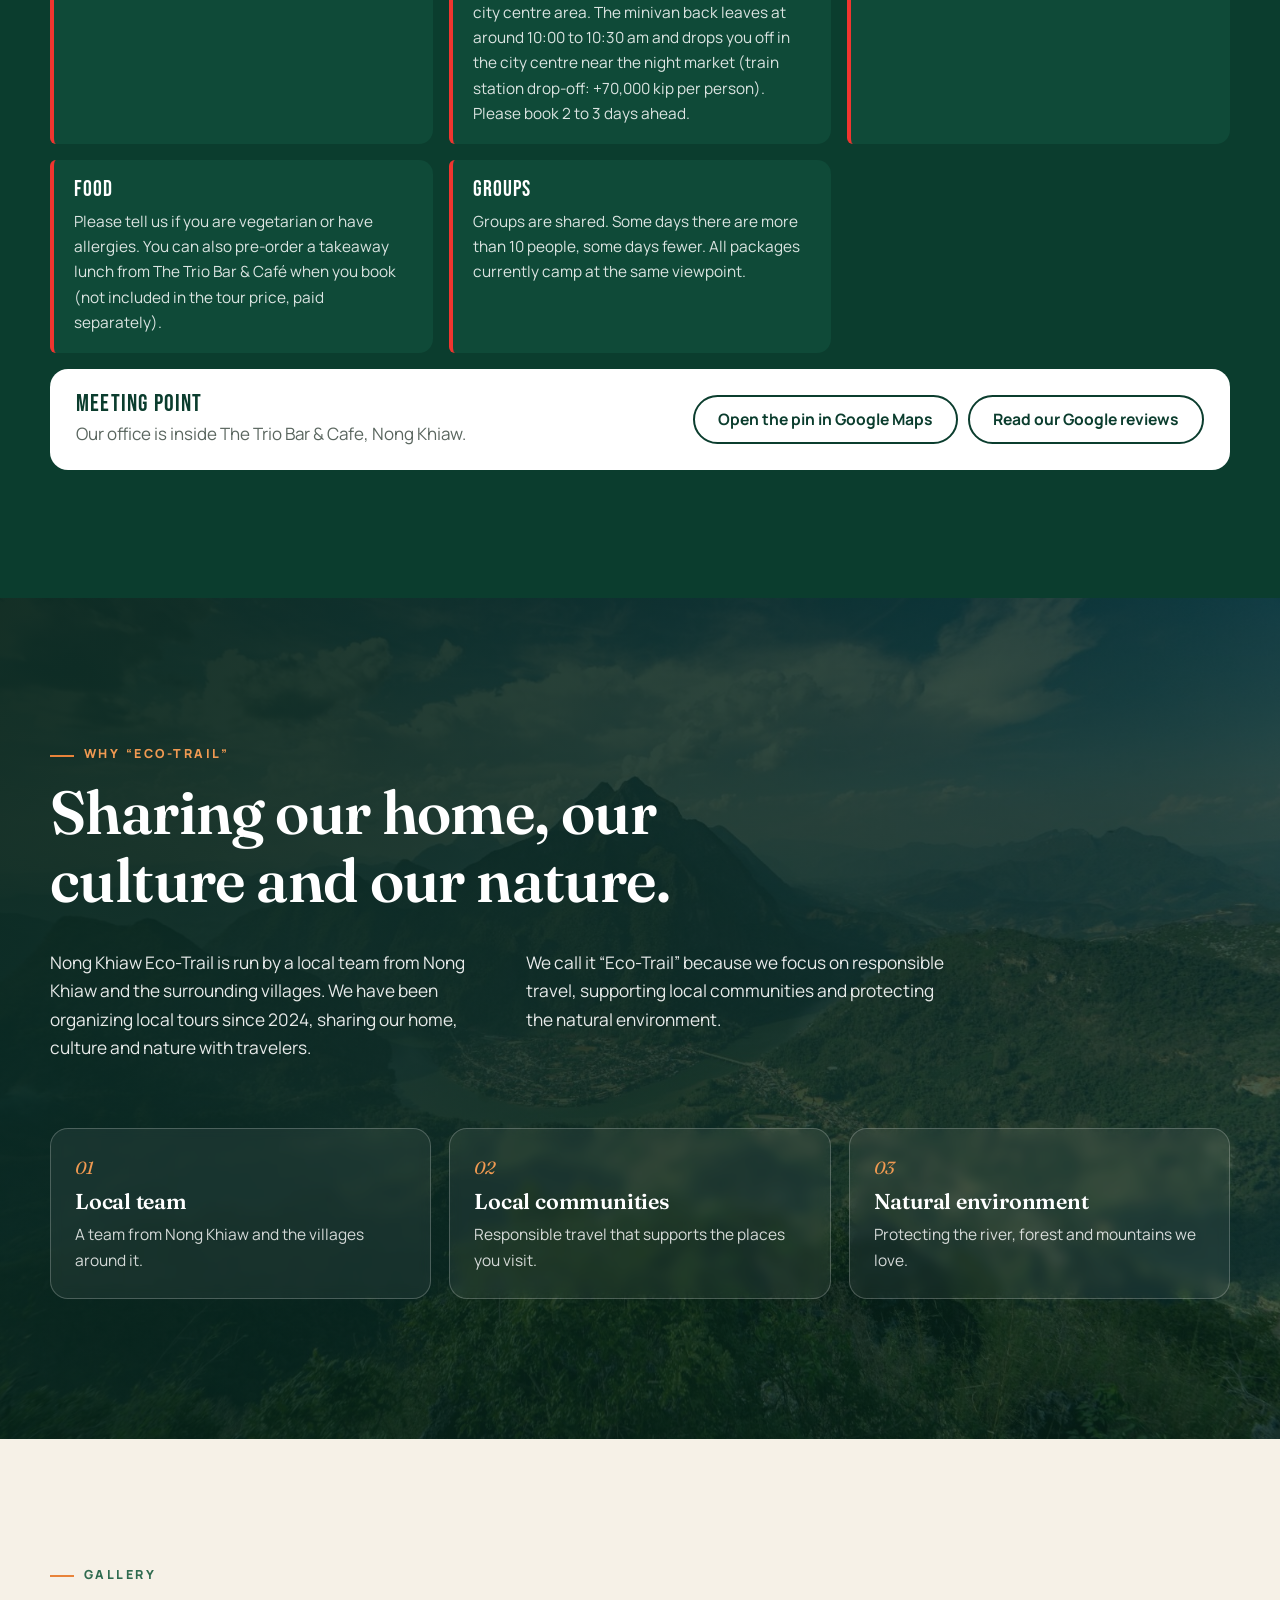
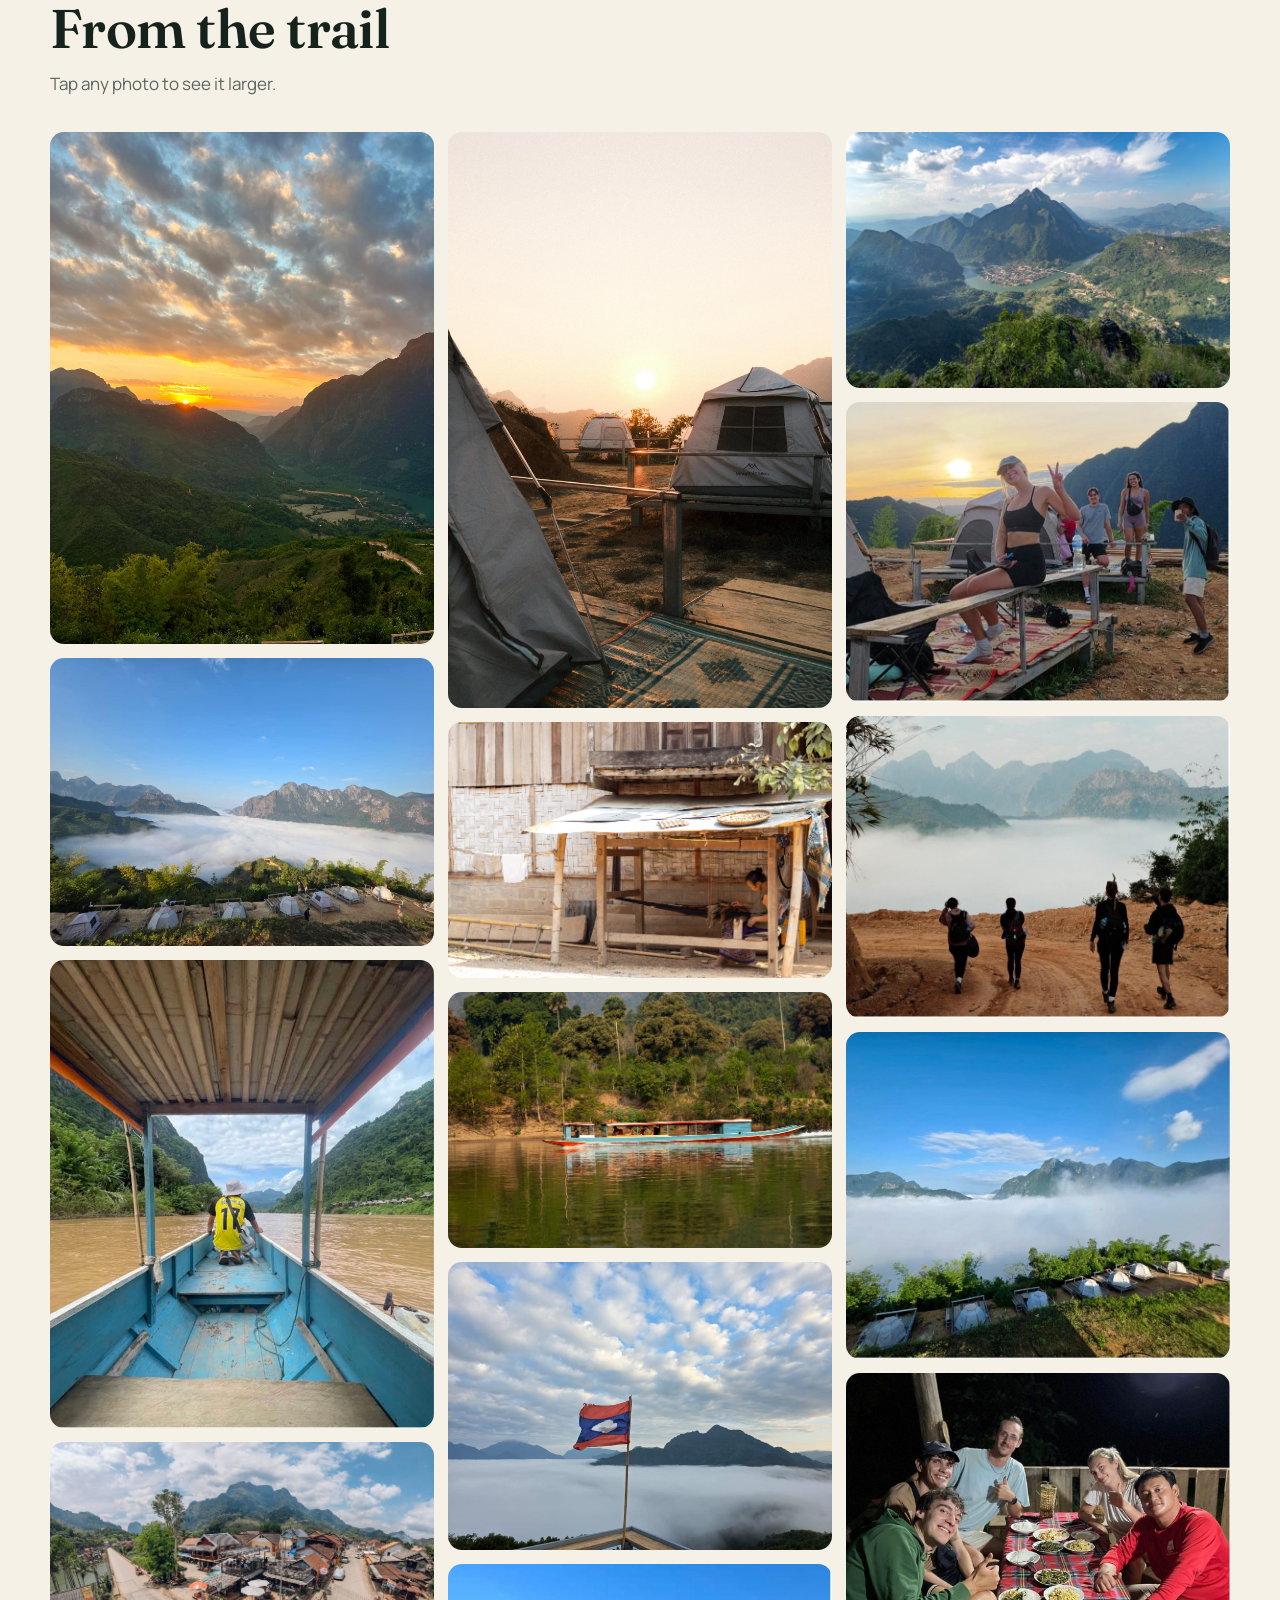
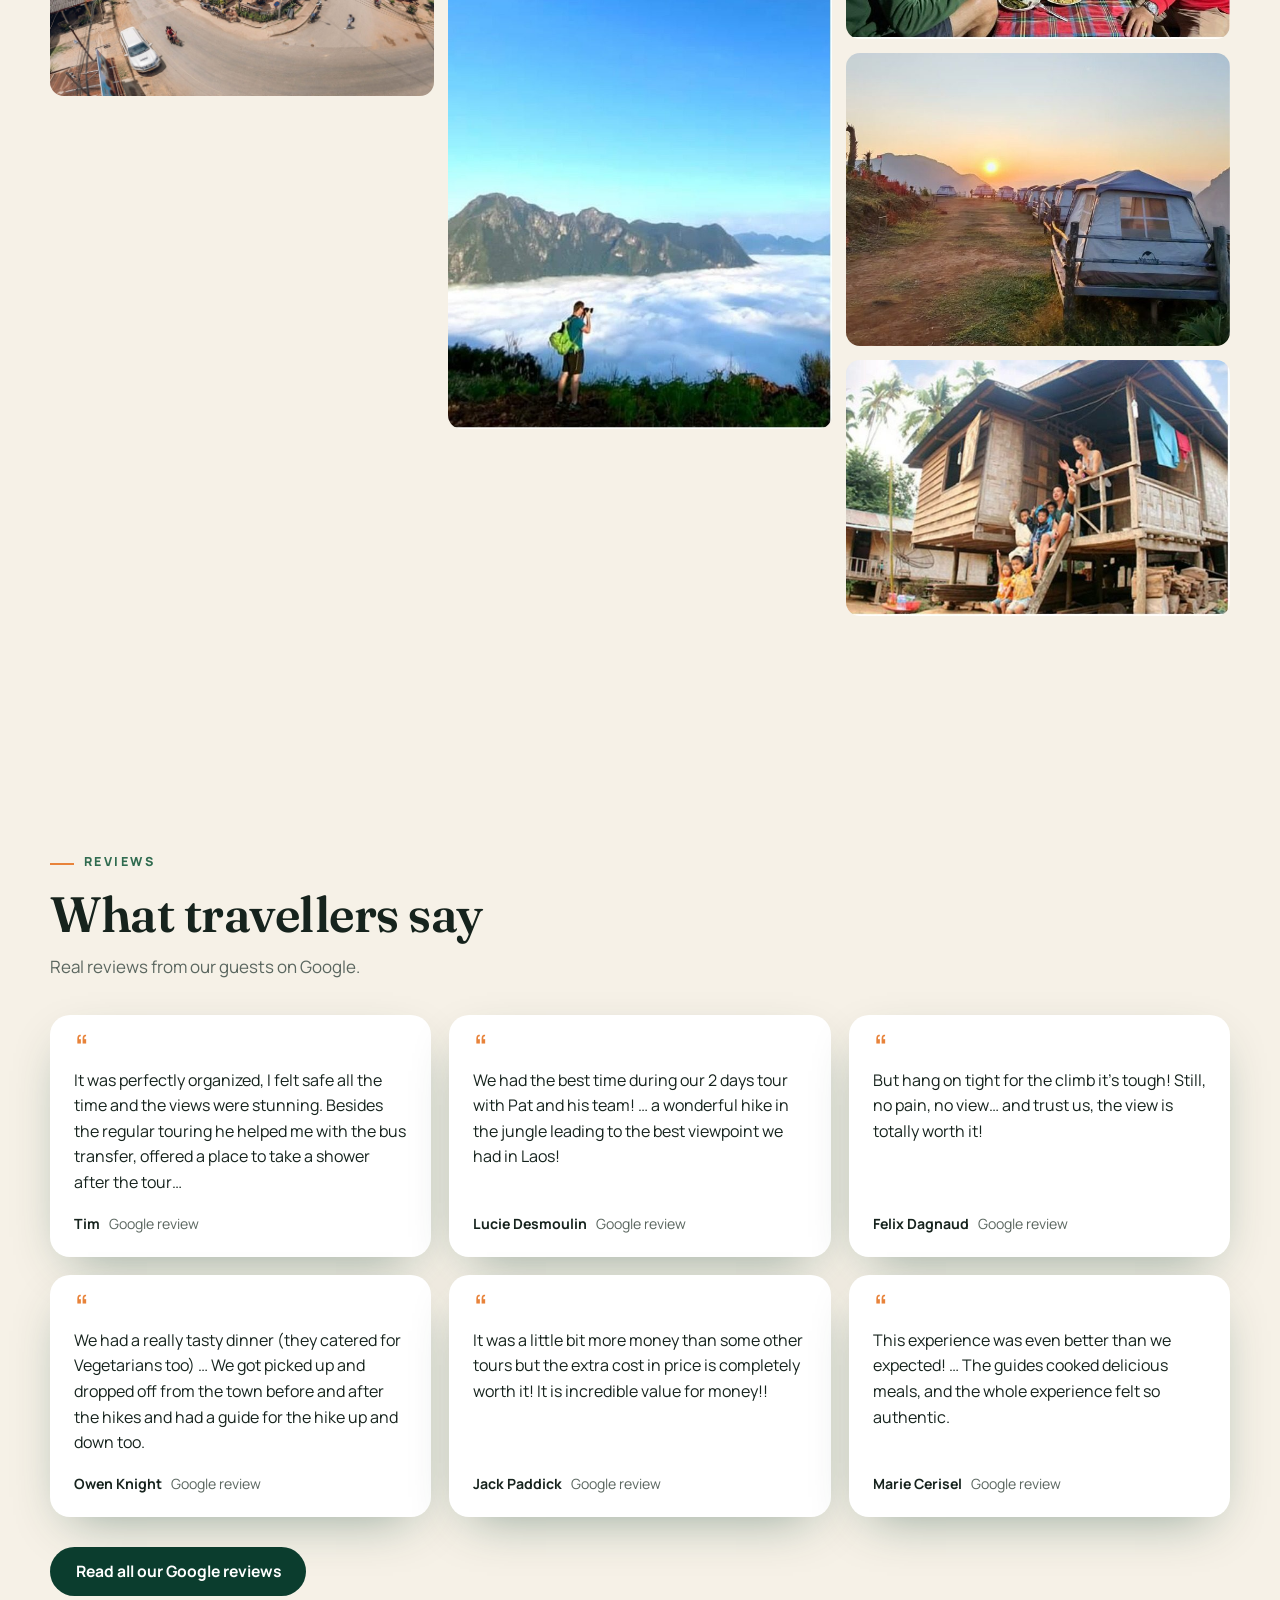
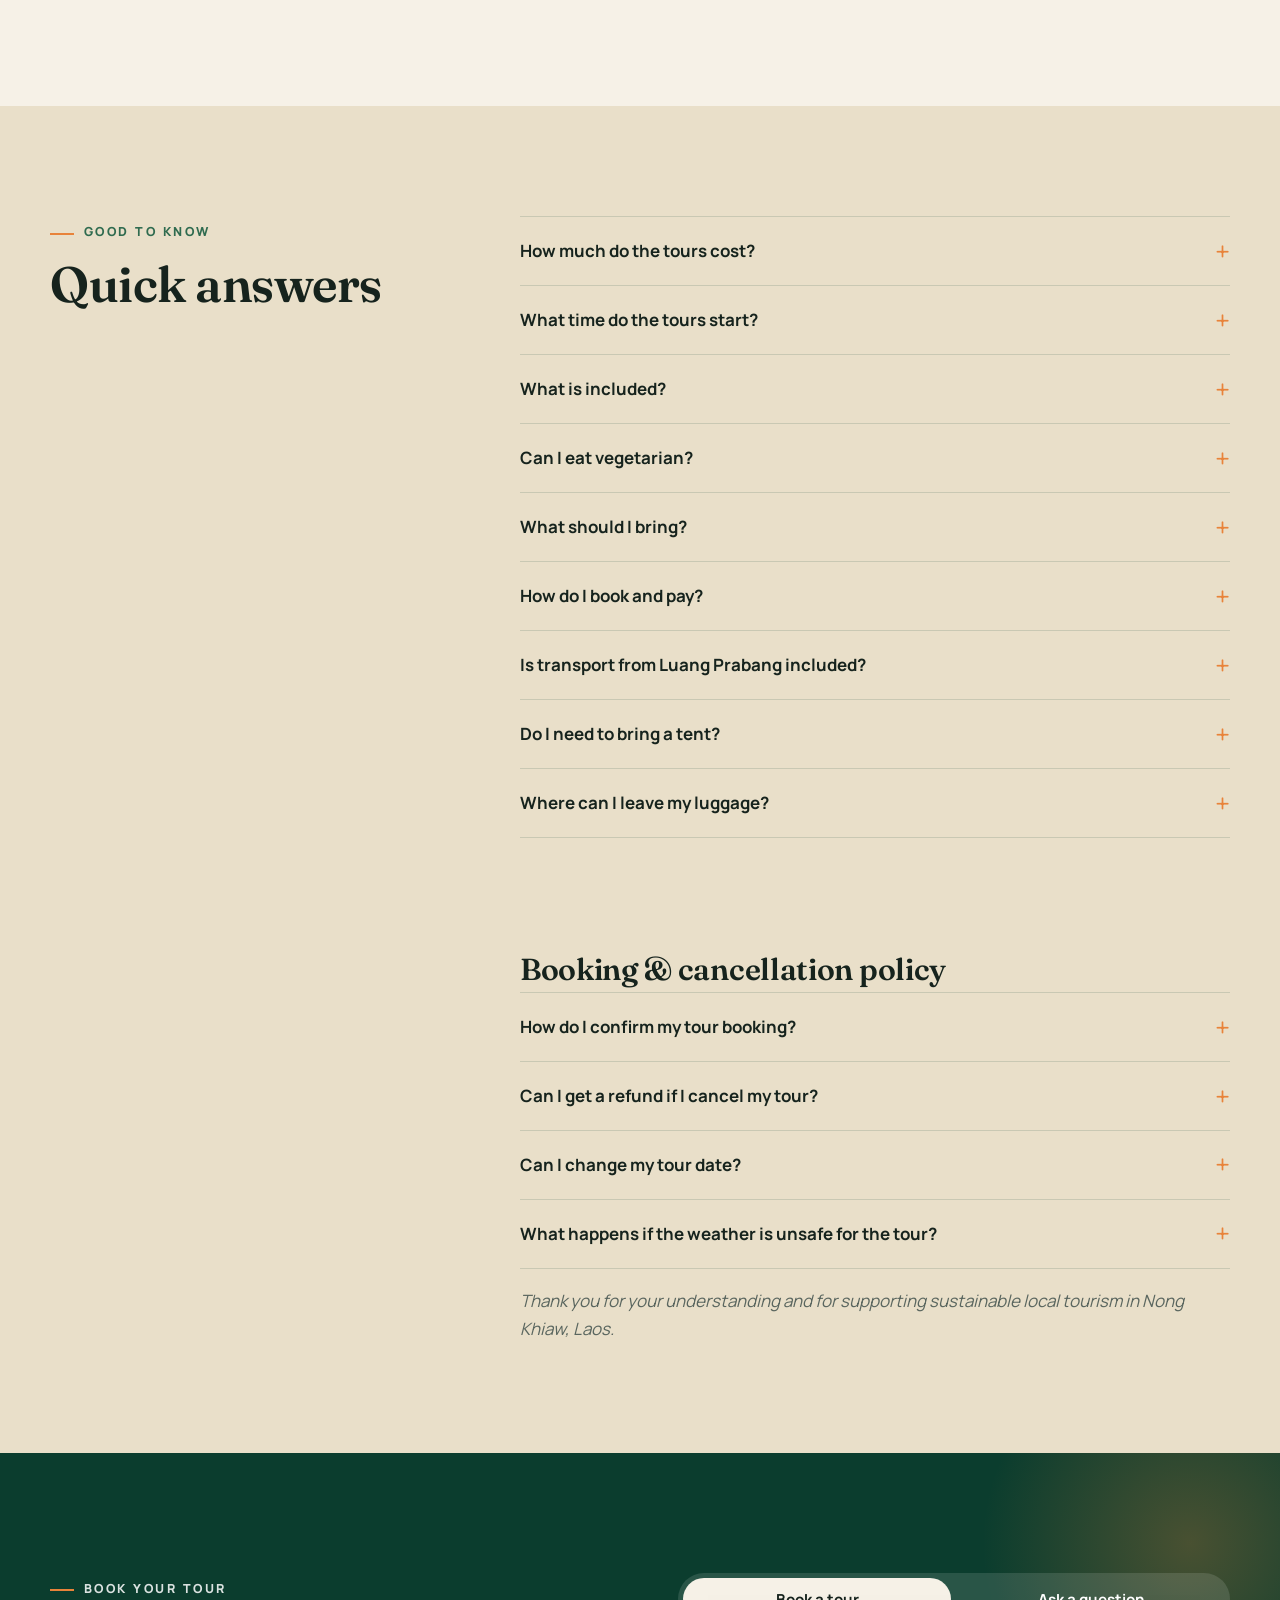
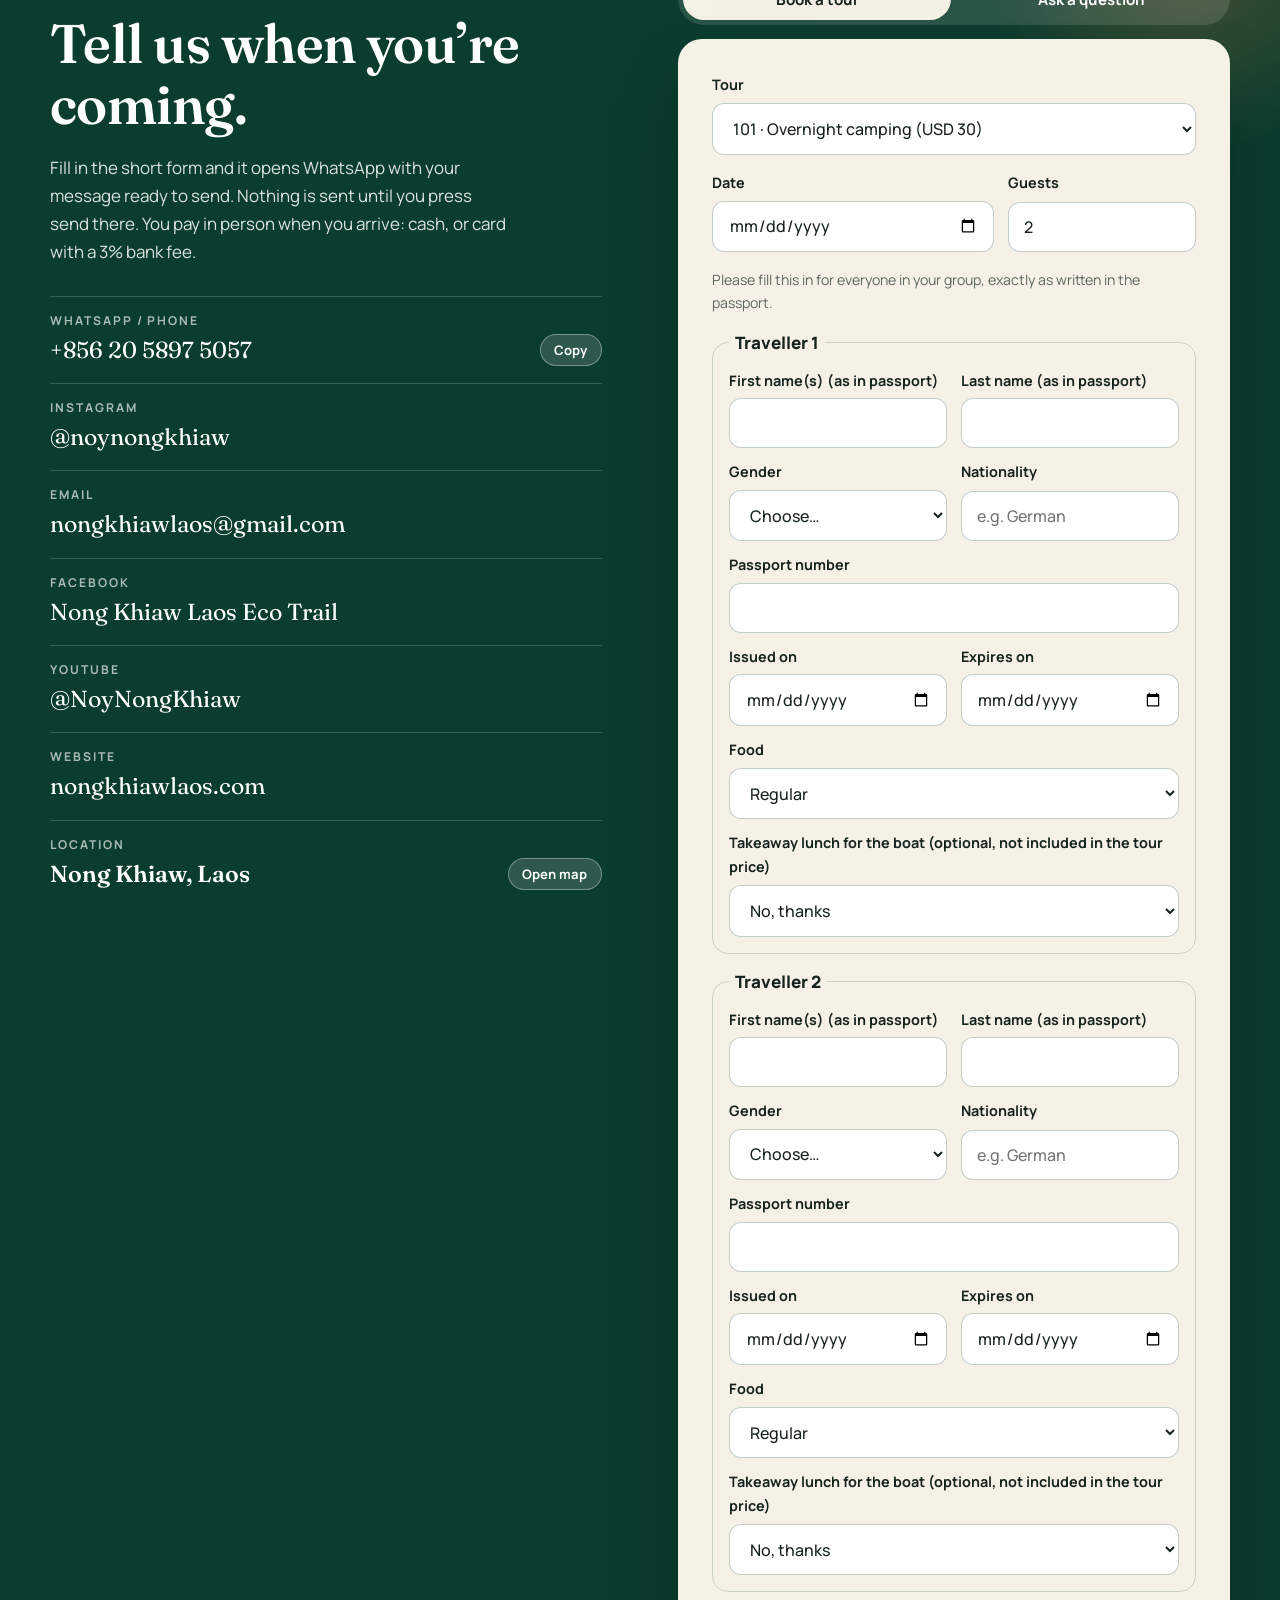
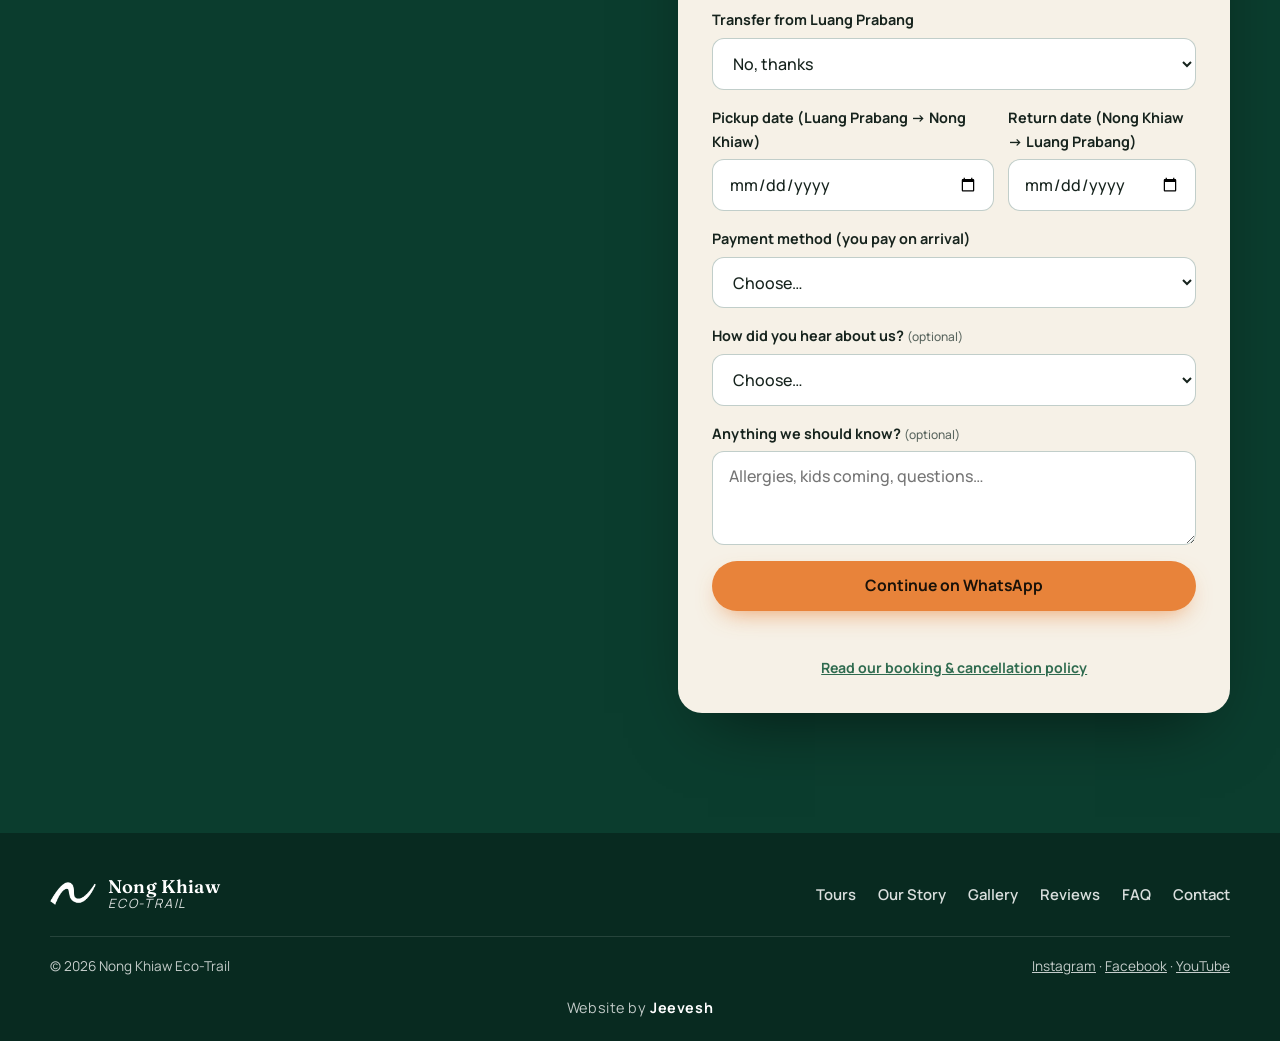
<file: trekking/index.html>
<!doctype html>
<html lang="en"><head><meta charset="utf-8"><meta name="viewport" content="width=device-width,initial-scale=1">
<title>Nong Khiaw Eco-Trail</title><meta name="robots" content="noindex"><link rel="canonical" href="../">
<meta http-equiv="refresh" content="0; url=../#tour"><script>location.replace('../#tour');</script></head>
<body><p><a href="../#tour">Continue to Nong Khiaw Eco-Trail</a></p></body></html>
</file>
<file: css/style.css>
/* Nong Khiaw Eco-Trail — static site styles */
:root{
  --forest:#0b3d2e;
  --forest-2:#0f4a38;
  --logo:#03523a;
  --moss:#2f6b4f;
  --cream:#f6f1e7;
  --sand:#e9dfc9;
  --ink:#16231d;
  --muted:#5a665f;
  --sun:#e8833a;
  --sun-2:#f19a52;
  --line:rgba(11,61,46,.14);
  --radius:18px;
  --shadow:0 18px 50px -20px rgba(11,61,46,.45);
  --serif:"Fraunces","Noto Serif",Georgia,serif;
  --sans:"Manrope","Noto Sans Thai","Noto Sans Lao","Hiragino Sans","PingFang SC","Microsoft YaHei","Noto Sans KR","Malgun Gothic",system-ui,-apple-system,"Segoe UI",sans-serif;
}
*,*::before,*::after{box-sizing:border-box}
html{scroll-behavior:smooth;scroll-padding-top:74px;-webkit-text-size-adjust:100%}
body{margin:0;font-family:var(--sans);color:var(--ink);background:var(--cream);line-height:1.65;font-size:17px;-webkit-font-smoothing:antialiased}
img{max-width:100%;display:block}
a{color:inherit}
h1,h2,h3,h4{font-family:var(--serif);font-weight:600;line-height:1.12;margin:0;letter-spacing:-.01em}
:lang(th) h1,:lang(th) h2,:lang(th) h3,:lang(th) h4,
:lang(lo) h1,:lang(lo) h2,:lang(lo) h3,:lang(lo) h4,
:lang(zh) h1,:lang(zh) h2,:lang(zh) h3,:lang(zh) h4,
:lang(ko) h1,:lang(ko) h2,:lang(ko) h3,:lang(ko) h4,
:lang(ja) h1,:lang(ja) h2,:lang(ja) h3,:lang(ja) h4{font-family:var(--sans);font-weight:700;line-height:1.3;letter-spacing:0}
p{margin:0 0 1em}
em{font-style:italic}
.wrap{width:min(1180px,100% - 40px);margin-inline:auto}
.skip{position:absolute;left:-999px;top:8px;background:#fff;color:var(--forest);padding:10px 14px;border-radius:8px;z-index:200}
.skip:focus{left:8px}
:focus-visible{outline:3px solid var(--sun);outline-offset:3px}

/* Buttons */
.btn{display:inline-flex;align-items:center;justify-content:center;gap:.5em;padding:.9em 1.5em;border-radius:999px;font-weight:700;font-size:.98rem;text-decoration:none;border:2px solid transparent;cursor:pointer;transition:transform .2s,background .2s,color .2s,border-color .2s,box-shadow .2s;font-family:var(--sans);line-height:1.1}
.btn:hover{transform:translateY(-2px)}
.btn-sm{padding:.6em 1.1em;font-size:.88rem}
.btn-sun{background:var(--sun);color:#1a1209;box-shadow:0 10px 24px -10px rgba(232,131,58,.8)}
.btn-sun:hover{background:var(--sun-2)}
.btn-ghost{border-color:rgba(255,255,255,.7);color:#fff}
.btn-ghost:hover{background:#fff;color:var(--forest)}
.btn-forest{background:var(--forest);color:#fff}
.btn-forest:hover{background:var(--moss)}
.btn-block{width:100%}

/* Header */
.site-header{position:fixed;inset:0 0 auto 0;z-index:100;transition:background .3s,box-shadow .3s,padding .3s;padding:14px 0}
.site-header.solid{background:rgba(11,61,46,.96);backdrop-filter:blur(10px);box-shadow:0 6px 24px -12px rgba(0,0,0,.5);padding:8px 0}
.bar{display:flex;align-items:center;justify-content:space-between;gap:16px}
.brand{display:flex;align-items:center;gap:12px;text-decoration:none;color:#fff}
.brand-logo{width:46px;height:auto}
.brand-text{font-family:var(--serif);font-weight:600;font-size:1.15rem;letter-spacing:.01em;line-height:1.05}
.brand-text em{display:block;font-size:.8rem;font-style:italic;font-weight:400;opacity:.85;letter-spacing:.14em;text-transform:uppercase;font-family:var(--sans)}
.nav{display:flex;align-items:center;gap:26px}
.nav a:not(.btn){color:#fff;text-decoration:none;font-weight:600;font-size:.95rem;opacity:.92;position:relative}
.nav a:not(.btn)::after{content:"";position:absolute;left:0;right:0;bottom:-6px;height:2px;background:var(--sun);transform:scaleX(0);transform-origin:left;transition:transform .25s}
.nav a:not(.btn):hover::after{transform:scaleX(1)}
.burger{display:none;width:44px;height:44px;border:0;background:transparent;cursor:pointer;position:relative}
.burger span{position:absolute;left:10px;right:10px;height:2px;background:#fff;border-radius:2px;transition:transform .25s,top .25s}
.burger span:first-child{top:17px}.burger span:last-child{top:26px}
.burger[aria-expanded="true"] span:first-child{top:21px;transform:rotate(45deg)}
.burger[aria-expanded="true"] span:last-child{top:21px;transform:rotate(-45deg)}

/* Language switcher */
.lang{position:relative}
.lang-btn{display:inline-flex;align-items:center;gap:8px;background:rgba(255,255,255,.14);color:#fff;border:1px solid rgba(255,255,255,.35);padding:.5em .85em;border-radius:999px;font:600 .88rem var(--sans);cursor:pointer;transition:background .2s}
.lang-btn:hover{background:rgba(255,255,255,.26)}
.lang-btn svg{width:16px;height:16px}
.lang-menu{position:absolute;right:0;top:calc(100% + 10px);min-width:190px;background:#fff;color:var(--ink);border-radius:14px;padding:6px;box-shadow:var(--shadow);list-style:none;margin:0;display:none;z-index:150}
.lang-menu.open{display:block}
.lang-menu button{display:flex;align-items:center;justify-content:space-between;gap:12px;width:100%;text-align:left;background:none;border:0;padding:.65em .85em;border-radius:10px;font:600 .95rem var(--sans);color:var(--ink);cursor:pointer}
.lang-menu button:hover,.lang-menu button[aria-current="true"]{background:var(--sand)}
.lang-menu button small{color:var(--muted);font-weight:500}

/* Hero */
.hero{position:relative;min-height:100svh;display:flex;flex-direction:column;justify-content:flex-end;color:#fff;overflow:hidden;isolation:isolate}
.hero-img{position:absolute;inset:0;width:100%;height:100%;object-fit:cover;z-index:-2;animation:slow 24s ease-out both}
@keyframes slow{from{transform:scale(1.08)}to{transform:scale(1)}}
.hero-shade{position:absolute;inset:0;z-index:-1;background:linear-gradient(180deg,rgba(7,30,22,.55) 0%,rgba(7,30,22,.18) 34%,rgba(7,30,22,.78) 100%)}
.hero-inner{padding-top:140px;padding-bottom:36px}
.kicker{font-size:.8rem;font-weight:700;letter-spacing:.22em;text-transform:uppercase;color:var(--sun-2);margin-bottom:18px}
.hero h1{font-size:clamp(2.5rem,7.4vw,5.6rem);max-width:15ch;font-weight:600}
.hero h1 em{color:var(--sun-2);font-weight:400}
:lang(th) .hero h1,:lang(lo) .hero h1,:lang(zh) .hero h1,:lang(ko) .hero h1,:lang(ja) .hero h1{font-size:clamp(2.1rem,6vw,4.4rem);max-width:18ch}
.lead{max-width:50ch;font-size:clamp(1.05rem,1.8vw,1.25rem);margin:22px 0 28px;color:rgba(255,255,255,.92)}
.hero-cta{display:flex;flex-wrap:wrap;gap:12px}
.hero-facts{list-style:none;padding:0;margin:44px auto 26px;display:grid;grid-template-columns:repeat(4,1fr);gap:0;border-top:1px solid rgba(255,255,255,.35)}
.hero-facts li{padding:16px 18px 0 0;display:flex;flex-direction:column}
.hero-facts strong{font-family:var(--serif);font-size:1.4rem;font-weight:600}
.hero-facts span{font-size:.85rem;opacity:.85}

/* Ticker */
.ticker{background:var(--forest);color:var(--cream);overflow:hidden;padding:16px 0;border-block:1px solid rgba(255,255,255,.08)}
.ticker-track{display:flex;align-items:center;gap:28px;width:max-content;animation:tick 38s linear infinite;font-family:var(--serif);font-size:1.25rem;font-style:italic;white-space:nowrap}
.ticker-track i{width:8px;height:8px;border-radius:50%;background:var(--sun);display:inline-block}
@keyframes tick{to{transform:translateX(-50%)}}

/* Tour */
.tour{padding:clamp(70px,10vw,130px) 0;position:relative}
.tour-grid{display:grid;grid-template-columns:5fr 6fr;gap:clamp(30px,5vw,80px);align-items:start}
.tour-media{position:sticky;top:100px;display:grid;grid-template-columns:1fr 1fr;grid-template-rows:auto auto;gap:14px}
.tm{margin:0;overflow:hidden;border-radius:var(--radius);box-shadow:var(--shadow)}
.tm img{width:100%;height:100%;object-fit:cover}
.tm-a{grid-column:1/3;aspect-ratio:4/3.4}
.tm-b{aspect-ratio:1/1.15}
.tm-c{aspect-ratio:1/1.15}
.tag{display:inline-block;font-size:.78rem;font-weight:800;letter-spacing:.2em;text-transform:uppercase;color:var(--moss);margin-bottom:14px;padding-left:34px;position:relative}
.tag::before{content:"";position:absolute;left:0;top:50%;width:24px;height:2px;background:var(--sun)}
.tag-light{color:var(--sun-2)}
.tour h2{font-size:clamp(2rem,4.4vw,3.4rem);margin-bottom:18px}
.tour h2 em{color:var(--moss)}
.tour-sum{font-size:1.1rem;color:var(--muted);max-width:52ch}
.price{display:flex;align-items:center;justify-content:space-between;gap:18px;flex-wrap:wrap;background:var(--forest);color:#fff;border-radius:var(--radius);padding:20px 24px;margin:26px 0 44px;position:relative;overflow:hidden}
.price::after{content:"";position:absolute;right:-30px;top:-30px;width:150px;height:150px;border-radius:50%;background:radial-gradient(circle,rgba(232,131,58,.45),transparent 70%)}
.price-num{font-family:var(--serif);font-size:2.4rem;font-weight:600;margin-right:10px}
.price-per{opacity:.8;font-size:.95rem}
.price .btn{position:relative;z-index:1;background:var(--sun);color:#1a1209}
.price .btn:hover{background:var(--sun-2)}
.sub{font-size:1.5rem;margin-bottom:22px}

/* Trail timeline */
.trail{list-style:none;margin:0 0 44px;padding:0 0 0 38px;position:relative}
.trail::before{content:"";position:absolute;left:11px;top:8px;bottom:8px;width:3px;border-radius:3px;background:repeating-linear-gradient(180deg,var(--moss) 0 10px,transparent 10px 18px)}
.trail li{position:relative;padding:0 0 28px}
.trail li::before{content:"";position:absolute;left:-36px;top:5px;width:20px;height:20px;border-radius:50%;background:var(--cream);border:4px solid var(--moss);box-shadow:0 0 0 4px var(--cream)}
.trail li:first-child::before{border-color:var(--sun);background:var(--sun)}
.trail li:last-child{padding-bottom:0}
.trail time{display:inline-block;font-size:.76rem;font-weight:800;letter-spacing:.14em;text-transform:uppercase;color:var(--sun);margin-bottom:4px}
.trail h4{font-size:1.28rem;margin-bottom:6px}
.trail p{margin:0;color:var(--muted)}
.lists{display:grid;grid-template-columns:1fr 1fr;gap:18px}
.list{background:#fff;border:1px solid var(--line);border-radius:var(--radius);padding:22px 22px 14px}
.list h3{font-size:1.2rem;margin-bottom:12px}
.list ul{list-style:none;margin:0;padding:0}
.list li{padding:8px 0 8px 28px;position:relative;border-top:1px dashed var(--line);font-size:.97rem}
.list li::before{content:"";position:absolute;left:2px;top:15px;width:14px;height:8px;border-left:3px solid var(--moss);border-bottom:3px solid var(--moss);transform:rotate(-45deg)}

/* Story */
.story{position:relative;color:#fff;padding:clamp(80px,11vw,140px) 0;overflow:hidden;isolation:isolate}
.story-bg{position:absolute;inset:0;width:100%;height:100%;object-fit:cover;z-index:-2}
.story-shade{position:absolute;inset:0;background:linear-gradient(120deg,rgba(7,36,26,.95),rgba(7,36,26,.72));z-index:-1}
.story h2{font-size:clamp(2rem,5vw,3.8rem);max-width:20ch;margin-bottom:34px}
.story-cols{display:grid;grid-template-columns:1fr 1fr;gap:clamp(20px,4vw,60px);max-width:900px;font-size:1.08rem;color:rgba(255,255,255,.9)}
.pillars{list-style:none;padding:0;margin:48px 0 0;display:grid;grid-template-columns:repeat(3,1fr);gap:18px}
.pillars li{border:1px solid rgba(255,255,255,.22);background:rgba(255,255,255,.06);backdrop-filter:blur(6px);border-radius:var(--radius);padding:24px}
.pillar-n{font-family:var(--serif);font-style:italic;color:var(--sun-2);font-size:1.1rem}
.pillars h3{font-size:1.35rem;margin:8px 0 8px}
.pillars p{margin:0;color:rgba(255,255,255,.82);font-size:.97rem}

/* Gallery */
.gallery{padding:clamp(70px,10vw,120px) 0}
.gallery h2{font-size:clamp(2rem,4.6vw,3.4rem)}
.gal-sub{color:var(--muted);margin:10px 0 34px}
.masonry{column-count:3;column-gap:14px}
.g{display:block;width:100%;padding:0;border:0;background:var(--sand);margin:0 0 14px;border-radius:14px;overflow:hidden;cursor:zoom-in;break-inside:avoid;position:relative}
.g img{width:100%;height:auto;transition:transform .6s,filter .3s}
.g:hover img{transform:scale(1.05)}
.g::after{content:"";position:absolute;inset:0;background:linear-gradient(180deg,transparent 60%,rgba(7,30,22,.35));opacity:0;transition:opacity .3s}
.g:hover::after{opacity:1}

/* Book */
.book{background:var(--forest);color:#fff;padding:clamp(70px,10vw,120px) 0;position:relative;overflow:hidden}
.book::before{content:"";position:absolute;right:-120px;top:-120px;width:420px;height:420px;border-radius:50%;background:radial-gradient(circle,rgba(232,131,58,.28),transparent 70%)}
.book-grid{display:grid;grid-template-columns:1fr 1fr;gap:clamp(30px,6vw,90px);align-items:start;position:relative}
.book h2{font-size:clamp(2rem,4.6vw,3.4rem);margin-bottom:18px}
.book-copy p{color:rgba(255,255,255,.85);max-width:46ch}
.contact{list-style:none;padding:0;margin:30px 0 0}
.contact li{display:flex;flex-direction:column;padding:14px 0;border-top:1px solid rgba(255,255,255,.18)}
.contact span{font-size:.76rem;letter-spacing:.16em;text-transform:uppercase;opacity:.65;font-weight:700}
.contact a{font-family:var(--serif);font-size:1.45rem;text-decoration:none}
.contact a:hover{color:var(--sun-2)}
.form{background:var(--cream);color:var(--ink);border-radius:24px;padding:clamp(22px,3vw,34px);box-shadow:0 30px 70px -30px rgba(0,0,0,.6);display:grid;gap:16px}
.form label{display:grid;gap:6px;font-weight:700;font-size:.9rem}
.form small{font-weight:500;color:var(--muted)}
.form input,.form textarea{font:500 1rem var(--sans);padding:.8em .95em;border-radius:12px;border:1.5px solid rgba(11,61,46,.25);background:#fff;color:var(--ink);width:100%}
.form input:focus,.form textarea:focus{outline:none;border-color:var(--moss);box-shadow:0 0 0 4px rgba(47,107,79,.18)}
.row2{display:grid;grid-template-columns:1.5fr 1fr;gap:14px}
.form-hint{margin:0;min-height:1.4em;font-size:.88rem;color:#a33b10;font-weight:600}

/* Footer */
.site-footer{background:#082a20;color:rgba(255,255,255,.85);padding:44px 0 22px}
.foot{display:flex;justify-content:space-between;align-items:center;gap:20px;flex-wrap:wrap;padding-bottom:26px;border-bottom:1px solid rgba(255,255,255,.12)}
.foot nav{display:flex;gap:22px;flex-wrap:wrap}
.foot nav a{text-decoration:none;font-weight:600;font-size:.93rem}
.foot nav a:hover{color:var(--sun-2)}
.foot-bottom{display:flex;justify-content:space-between;gap:12px;flex-wrap:wrap;padding-top:18px;font-size:.85rem;opacity:.9}
.credit{text-align:center;font-size:.9rem;letter-spacing:.04em;margin:18px auto 0;color:rgba(255,255,255,.75)}
.credit strong{font-weight:700;color:#fff}

/* Floating WhatsApp */
.wa-float{position:fixed;right:18px;bottom:18px;z-index:90;width:56px;height:56px;border-radius:50%;background:#25d366;color:#fff;display:grid;place-items:center;box-shadow:0 12px 28px -8px rgba(0,0,0,.5);transition:transform .2s}
.wa-float:hover{transform:scale(1.08)}
.wa-float::after{content:"";position:absolute;inset:0;border-radius:50%;border:2px solid #25d366;animation:ping 2.4s infinite}
@keyframes ping{0%{transform:scale(1);opacity:.8}100%{transform:scale(1.7);opacity:0}}

/* Back to top */
.to-top{position:fixed;right:24px;bottom:86px;z-index:90;width:44px;height:44px;border-radius:50%;border:0;background:var(--forest);color:#fff;font-size:1.2rem;cursor:pointer;opacity:0;pointer-events:none;transition:opacity .25s;box-shadow:0 8px 20px -8px rgba(0,0,0,.5)}
.to-top.show{opacity:1;pointer-events:auto}

/* Lightbox */
.lightbox{position:fixed;inset:0;z-index:300;background:rgba(5,20,15,.94);display:flex;align-items:center;justify-content:center;padding:30px}
.lightbox[hidden]{display:none}
.lightbox img{max-width:min(94vw,1500px);max-height:88vh;border-radius:10px;box-shadow:0 30px 80px rgba(0,0,0,.6)}
.lb-close,.lb-nav{position:absolute;background:rgba(255,255,255,.14);color:#fff;border:0;width:48px;height:48px;border-radius:50%;font-size:1.8rem;cursor:pointer;line-height:1}
.lb-close{top:18px;right:18px}
.lb-nav{top:50%;transform:translateY(-50%)}
.lb-prev{left:18px}.lb-next{right:18px}
.lb-close:hover,.lb-nav:hover{background:rgba(255,255,255,.3)}

/* Reveal on scroll */
.reveal{opacity:0;transform:translateY(24px);transition:opacity .8s ease,transform .8s ease}
.reveal.in{opacity:1;transform:none}
.no-js .reveal{opacity:1;transform:none}

/* Responsive */
@media (max-width:960px){
  .tour-grid,.book-grid{grid-template-columns:1fr}
  .tour-media{position:static}
  .story-cols{grid-template-columns:1fr}
  .pillars{grid-template-columns:1fr}
  .masonry{column-count:2}
  .hero-facts{grid-template-columns:1fr 1fr;gap:6px 0}
}
@media (max-width:820px){
  .burger{display:block}
  .nav{position:fixed;inset:0 0 auto 0;top:0;padding:88px 24px 30px;flex-direction:column;align-items:flex-start;gap:18px;background:var(--forest);transform:translateY(-105%);transition:transform .35s;box-shadow:0 20px 50px rgba(0,0,0,.5);z-index:-1}
  .nav.open{transform:none}
  .nav a:not(.btn){font-size:1.25rem}
  .lang-menu{left:0;right:auto}
}
@media (max-width:560px){
  body{font-size:16px}
  .lists{grid-template-columns:1fr}
  .masonry{column-gap:10px}
  .g{margin-bottom:10px}
  .row2{grid-template-columns:1fr}
  .brand-text{font-size:1rem}
  .hero-cta .btn{flex:1 1 100%}
  .price{padding:18px}
}
@media (prefers-reduced-motion:reduce){
  *{animation:none!important;transition:none!important;scroll-behavior:auto!important}
  .reveal{opacity:1;transform:none}
}

/* FAQ */
.faq{padding:clamp(60px,9vw,110px) 0;background:var(--sand)}
.faq-grid{display:grid;grid-template-columns:4fr 7fr;gap:clamp(24px,5vw,80px);align-items:start}
.faq h2{font-size:clamp(2rem,4.2vw,3.1rem)}
.faq-list details{border-top:1px solid var(--line);padding:2px 0}
.faq-list details:last-child{border-bottom:1px solid var(--line)}
.faq-list summary{cursor:pointer;list-style:none;display:flex;justify-content:space-between;align-items:center;gap:16px;padding:18px 0;font-weight:700;font-size:1.06rem}
.faq-list summary::-webkit-details-marker{display:none}
.faq-list summary::after{content:"+";font-family:var(--serif);font-size:1.7rem;line-height:1;color:var(--sun);transition:transform .25s;flex:none}
.faq-list details[open] summary::after{transform:rotate(45deg)}
.faq-list details p{margin:0 0 18px;color:var(--muted);max-width:60ch}

/* contact extras */
.contact-row{display:flex;align-items:center;justify-content:space-between;gap:12px;flex-wrap:wrap}
.contact .loc{font-family:var(--serif);font-size:1.45rem;font-weight:600}
.copy{font:700 .82rem var(--sans);color:#fff;background:rgba(255,255,255,.14);border:1px solid rgba(255,255,255,.35);padding:.45em 1em;border-radius:999px;cursor:pointer;text-decoration:none;transition:background .2s}
.copy:hover{background:rgba(255,255,255,.28);color:#fff}
.contact a.copy{font-family:var(--sans);font-size:.82rem}

@media (max-width:960px){.faq-grid{grid-template-columns:1fr}}
@media (max-width:820px){
  .lang{width:100%}
  .lang-menu{position:static;box-shadow:none;margin-top:8px;max-width:260px}
}
.kicker{text-shadow:0 1px 8px rgba(0,0,0,.55)}

/* ===== Tours (styled after Noy's package PDFs: dark green, red labels, condensed caps) ===== */
:root{--red:#f0352f;--display:"Bebas Neue","Oswald","Arial Narrow",Impact,sans-serif}
.tour{background:var(--forest);color:#fff}
.tour .tag{color:#fff}.tour .tag::before{background:var(--red)}
.tours-head{max-width:760px;margin-bottom:clamp(30px,4vw,56px)}
.tour h2{font-family:var(--display);font-weight:400;letter-spacing:.02em;text-transform:uppercase;font-size:clamp(2.6rem,6vw,4.6rem);line-height:1;margin-bottom:14px;color:#fff}
.tours-sub{color:rgba(255,255,255,.8);font-size:1.1rem;margin:0}
.tgrid{display:grid;grid-template-columns:repeat(2,1fr);gap:clamp(18px,2.4vw,32px);align-items:start}
.tcard{background:#0f4a38;border:1px solid rgba(255,255,255,.1);border-radius:var(--radius);overflow:hidden;display:flex;flex-direction:column}
.tcard-img{position:relative;aspect-ratio:16/10;overflow:hidden}
.tcard-img img{width:100%;height:100%;object-fit:cover;transition:transform .8s}
.tcard:hover .tcard-img img{transform:scale(1.05)}
.chip{position:absolute;left:14px;top:14px;background:var(--red);color:#fff;font-family:var(--display);font-size:1.25rem;letter-spacing:.06em;text-transform:uppercase;padding:.15em .6em .05em;line-height:1.2}
.tcard-body{padding:clamp(20px,2.4vw,30px)}
.tmeta{display:flex;align-items:center;gap:12px;flex-wrap:wrap;margin:0 0 10px;font-weight:800;font-size:.8rem;letter-spacing:.14em;text-transform:uppercase;color:rgba(255,255,255,.75)}
.lvl{display:inline-flex;align-items:center;gap:7px;background:#fff;color:#16231d;border-radius:999px;padding:.25em .8em;letter-spacing:.08em}
.lvl::before{content:"";width:9px;height:9px;border-radius:50%;background:#f2a900}
.lvl-easy::before{background:#2fa84f}
.tcard h3{font-family:var(--display);font-weight:400;letter-spacing:.02em;text-transform:uppercase;font-size:clamp(1.9rem,3vw,2.5rem);line-height:1.02;margin-bottom:10px;color:#fff}
.tcard h3 em{color:#fff;font-style:normal}
:lang(ja) .tcard h3,:lang(ko) .tcard h3,:lang(zh) .tcard h3,:lang(th) .tcard h3,:lang(lo) .tcard h3,:lang(ja) .tour h2,:lang(ko) .tour h2,:lang(zh) .tour h2,:lang(th) .tour h2,:lang(lo) .tour h2{font-family:var(--sans);font-weight:800;text-transform:none;letter-spacing:0;line-height:1.2}
.tsum{margin:0 0 18px;color:rgba(255,255,255,.82)}
.tcard .price{margin:0 0 16px;background:rgba(0,0,0,.22);padding:14px 16px;border-radius:14px}
.tcard .price::after{display:none}
.tcard .price-num{font-family:var(--display);font-size:2.2rem;letter-spacing:.03em;font-weight:400}
.tcard .btn-sun{background:var(--red);color:#fff;box-shadow:none}
.tcard .btn-sun:hover{background:#ff5550}
.plan{border-top:1px solid rgba(255,255,255,.15)}
.plan summary{cursor:pointer;list-style:none;display:flex;justify-content:space-between;align-items:center;padding:14px 0 4px;font-weight:800;letter-spacing:.06em;text-transform:uppercase;font-size:.88rem}
.plan summary::-webkit-details-marker{display:none}
.plan summary::after{content:"+";font-size:1.6rem;line-height:1;color:var(--red);transition:transform .25s}
.plan[open] summary::after{transform:rotate(45deg)}
.day{margin:16px 0}
.daychip{display:inline-block;background:var(--red);color:#fff;font-family:var(--display);letter-spacing:.1em;text-transform:uppercase;padding:.1em .6em 0;font-size:1.15rem;margin-bottom:6px}
.day p,.pnote{margin:0;color:rgba(255,255,255,.88)}
.pnote{font-size:.92rem;margin-top:12px;padding-left:12px;border-left:3px solid var(--red)}
.tcard .lists{grid-template-columns:1fr;gap:12px;margin-top:18px}
.tcard .list{background:rgba(0,0,0,.2);border:0;color:#fff;padding:16px 18px}
.tcard .list h4{font-family:var(--display);font-weight:400;letter-spacing:.06em;text-transform:uppercase;font-size:1.2rem;margin-bottom:6px;color:#fff}
.tcard .list p{margin:0 0 4px;color:rgba(255,255,255,.88);font-size:.96rem}
.tcard .list ul{padding-left:1.1em;list-style:disc}.tcard .list li{margin-bottom:3px;color:rgba(255,255,255,.88);font-size:.96rem}
.tcard .trail{margin:16px 0 0;padding-left:34px}
.tcard .trail::before{background:repeating-linear-gradient(180deg,rgba(255,255,255,.55) 0 10px,transparent 10px 18px)}
.tcard .trail li::before{background:#0f4a38;border-color:rgba(255,255,255,.7);box-shadow:0 0 0 4px #0f4a38}
.tcard .trail li:first-child::before{border-color:var(--red);background:var(--red)}
.tcard .trail time{color:#ff8a85}
.tcard .trail h5{font:800 1.05rem var(--sans);margin:0 0 4px;color:#fff}
.tcard .trail p{color:rgba(255,255,255,.8);margin:0}
.info{margin-top:clamp(50px,7vw,90px)}
.info-head{margin-bottom:24px}.info-head h2{font-size:clamp(2.2rem,4.6vw,3.4rem)}
.info-list{list-style:none;margin:0;padding:0;display:grid;grid-template-columns:repeat(3,1fr);gap:16px}
.info-list li{background:#0f4a38;border-left:4px solid var(--red);padding:18px 20px;border-radius:6px 14px 14px 6px}
.info-list h4{font-family:var(--display);font-weight:400;letter-spacing:.05em;text-transform:uppercase;font-size:1.35rem;margin-bottom:6px;color:#fff}
:lang(ja) .info-list h4,:lang(ko) .info-list h4,:lang(zh) .info-list h4,:lang(th) .info-list h4,:lang(lo) .info-list h4{font-family:var(--sans);font-weight:800;text-transform:none;letter-spacing:0}
.info-list p{margin:0;color:rgba(255,255,255,.85);font-size:.96rem}
.office{margin-top:16px;display:flex;justify-content:space-between;align-items:center;gap:20px;flex-wrap:wrap;background:#fff;color:var(--ink);border-radius:var(--radius);padding:22px 26px}
.office h4{font-family:var(--display);font-weight:400;font-size:1.5rem;letter-spacing:.05em;text-transform:uppercase;color:var(--forest);margin-bottom:2px}
.office p{margin:0;color:var(--muted)}
.office-links{display:flex;gap:10px;flex-wrap:wrap}
.office .btn-ghost{border-color:var(--forest);color:var(--forest)}.office .btn-ghost:hover{background:var(--forest);color:#fff}
.form select{font:500 1rem var(--sans);padding:.8em .95em;border-radius:12px;border:1.5px solid rgba(11,61,46,.25);background:#fff;color:var(--ink);width:100%}
.form select:focus{outline:none;border-color:var(--moss);box-shadow:0 0 0 4px rgba(47,107,79,.18)}
.row2 label{min-width:0}
.travellers{display:grid;gap:14px}
.trav-p{margin:0;font-size:.88rem;color:var(--muted)}
.trav{border:1.5px solid rgba(11,61,46,.18);border-radius:16px;padding:12px 16px 16px;margin:0;display:grid;gap:12px;min-width:0}
.pickup{display:grid;gap:16px}
.pickup[hidden]{display:none}
.map-field{display:grid;gap:8px}
.map-field label{font-weight:700;font-size:.9rem}
.map-actions{display:flex;flex-wrap:wrap;gap:8px}
.btn-line{background:#fff;border-color:var(--moss);color:var(--forest)}
.btn-line:hover{background:var(--moss);color:#fff}
.map-ok{font-size:.88rem;font-weight:700;color:var(--moss)}
.map-ok[hidden],.btn[hidden]{display:none}
.trav legend{font-weight:800;padding:0 6px}
.trav .row2{grid-template-columns:1fr 1fr}
@media (max-width:560px){.trav .row2{grid-template-columns:1fr}}
@media (max-width:960px){.info-list{grid-template-columns:1fr 1fr}}
@media (max-width:820px){.tgrid{grid-template-columns:1fr}}
@media (max-width:560px){.info-list{grid-template-columns:1fr}.office{padding:18px}}
.form-col{display:grid;gap:14px;min-width:0}
.form-tabs{display:flex;gap:6px;background:rgba(255,255,255,.12);padding:5px;border-radius:999px}
.tab{flex:1;border:0;border-radius:999px;padding:.7em 1em;font:700 .95rem var(--sans);background:transparent;color:#fff;cursor:pointer}
.tab[aria-selected="true"]{background:var(--cream);color:var(--ink)}
.form[hidden]{display:none}
.hp{position:absolute;left:-9999px;width:1px;height:1px;opacity:0}
.reviews{padding:clamp(60px,9vw,110px) 0;background:var(--cream)}
.rev-head{max-width:640px;margin-bottom:34px}
.rev-head h2{font-size:clamp(2rem,4.2vw,3.1rem);margin-bottom:10px}
.rev-head p:not(.tag){color:var(--muted);margin:0}
.rev-grid{display:grid;grid-template-columns:repeat(3,1fr);gap:18px;margin-bottom:30px}
.rev{margin:0;background:#fff;border-radius:20px;padding:22px 24px;box-shadow:var(--shadow);display:flex;flex-direction:column;justify-content:space-between;gap:16px}
.rev blockquote{margin:0;font-size:1rem;line-height:1.6}
.rev blockquote::before{content:"\201C";display:block;font-size:2.6rem;line-height:.6;color:var(--sun);margin-bottom:6px}
.rev figcaption{font-size:.88rem;color:var(--muted)}
.rev figcaption strong{color:var(--ink);margin-right:6px}
.foot-bottom .social a{color:inherit}
@media (max-width:960px){.rev-grid{grid-template-columns:1fr 1fr}}
@media (max-width:620px){.rev-grid{grid-template-columns:1fr}}
.policy{grid-column:2;margin-top:clamp(30px,5vw,50px);scroll-margin-top:100px}
.policy h3{font-family:var(--serif);font-size:clamp(1.4rem,2.6vw,1.9rem);margin:0 0 6px}
.policy-thanks{margin:18px 0 0;color:var(--muted);font-style:italic}
.policy-link{margin:-6px 0 0;text-align:center;font-size:.88rem}
.policy-link a{color:var(--moss);font-weight:700}
@media (max-width:960px){.policy{grid-column:auto}}
.rainnote{margin-top:10px;font-style:italic}
.form label.check{display:flex;gap:10px;align-items:flex-start;font-weight:600}
.form .check input{width:auto;margin-top:5px;flex:none}
.pk{display:grid;gap:12px;border-top:1px dashed rgba(11,61,46,.25);padding-top:12px}
.pk-other{display:grid;gap:12px}
.pk[hidden],.pk-other[hidden],.form label.check[hidden]{display:none}
</file>
